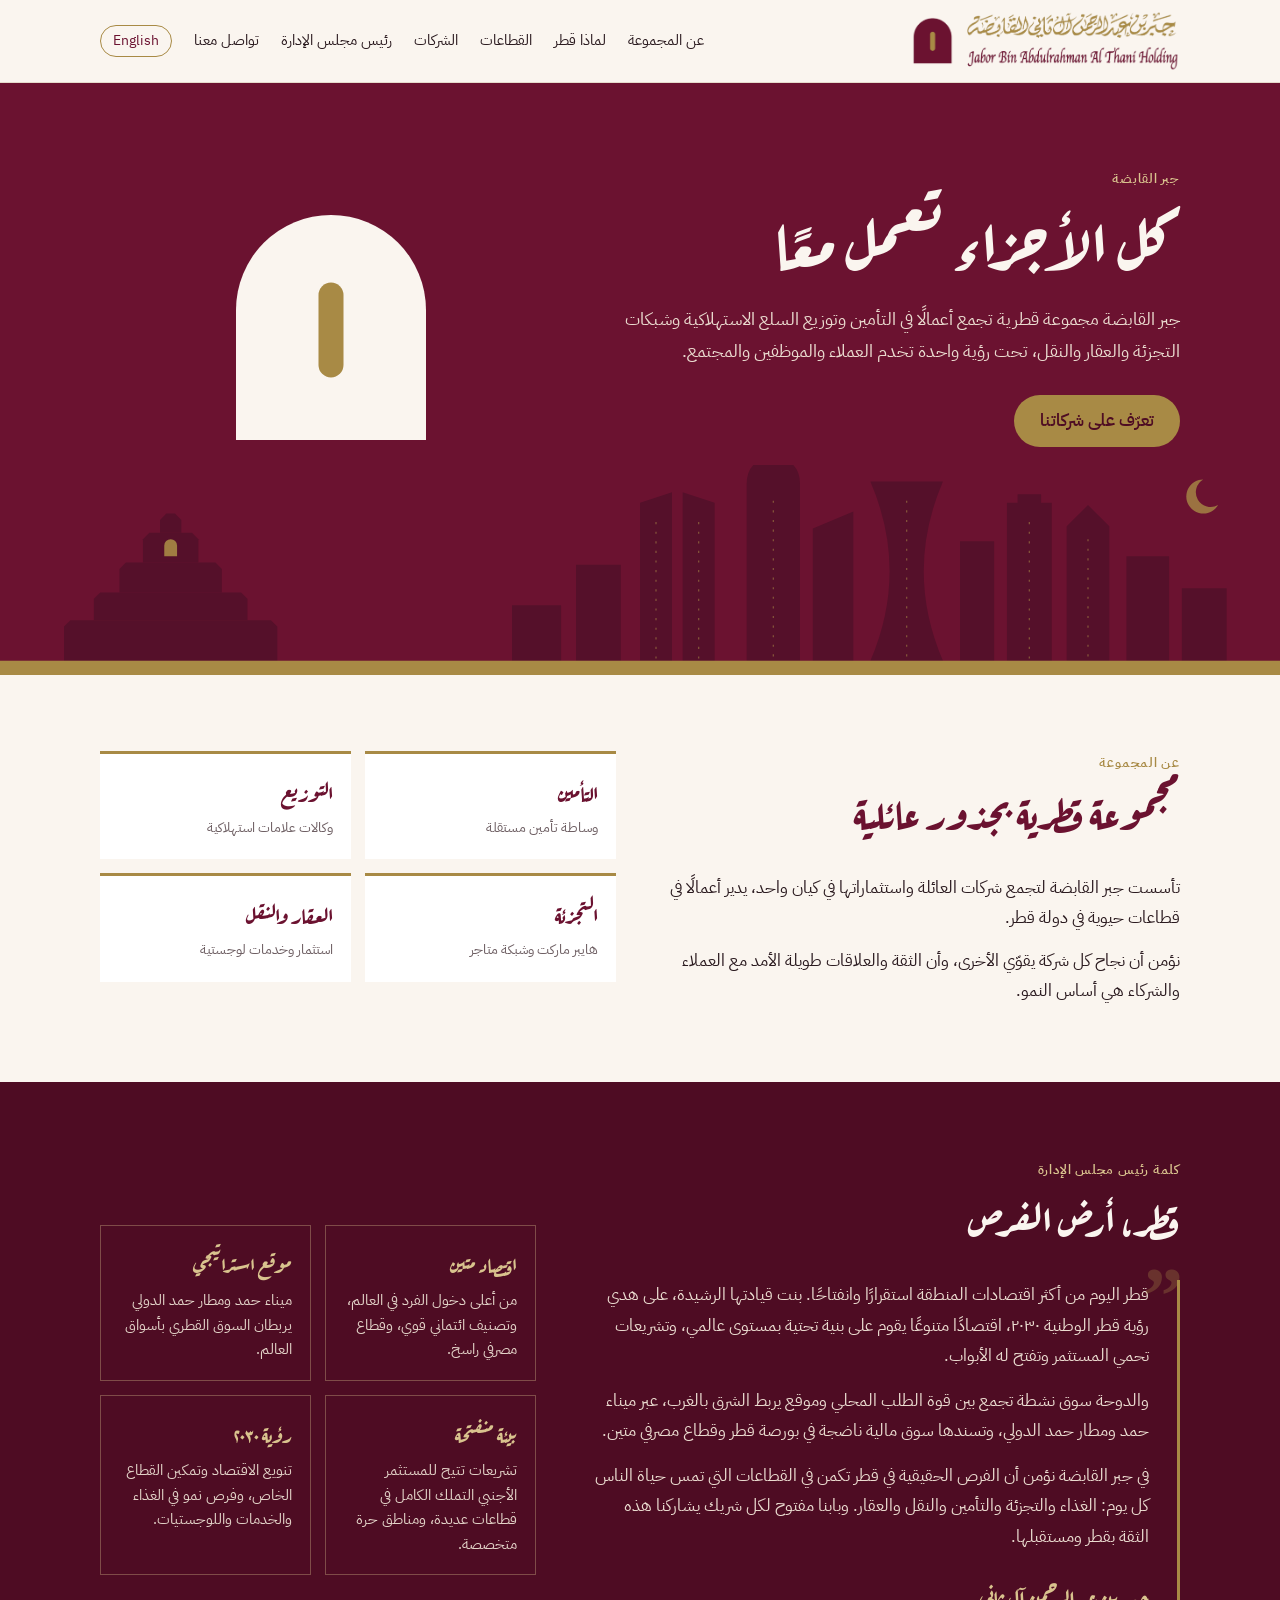
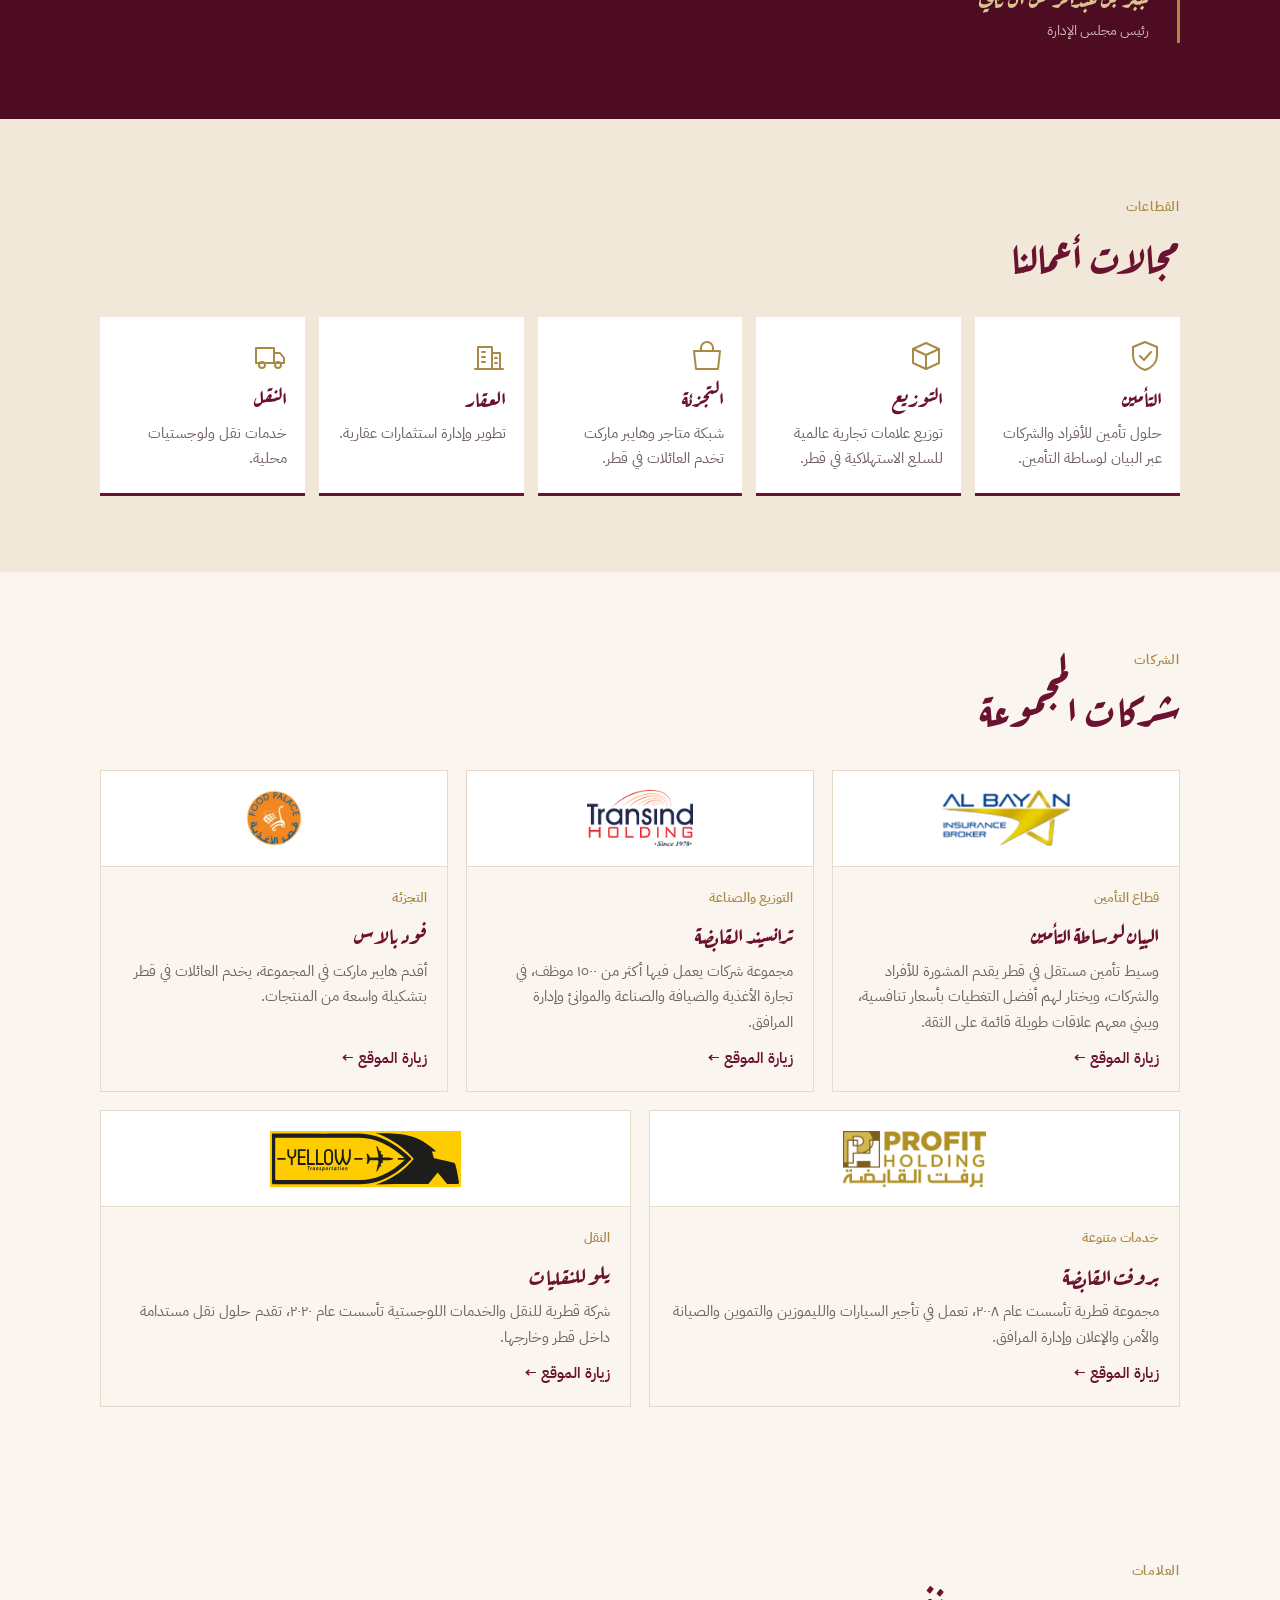
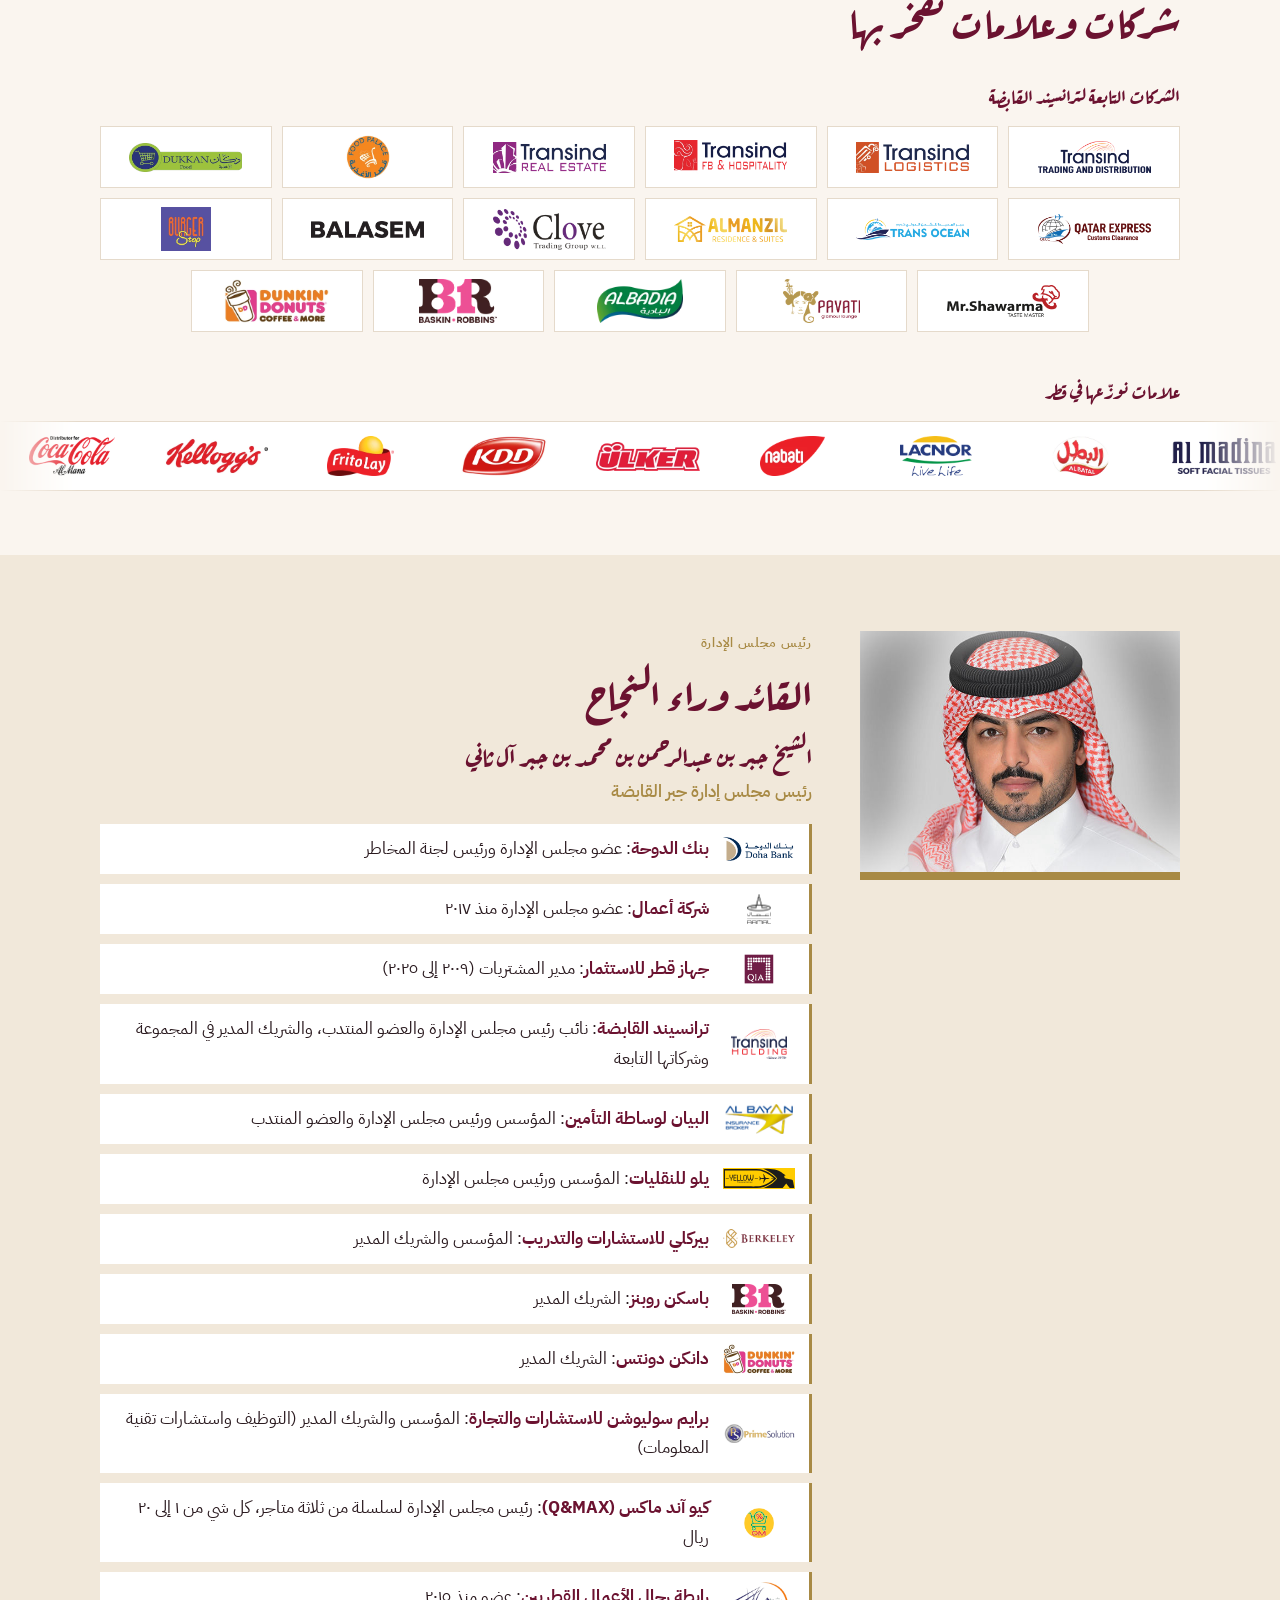
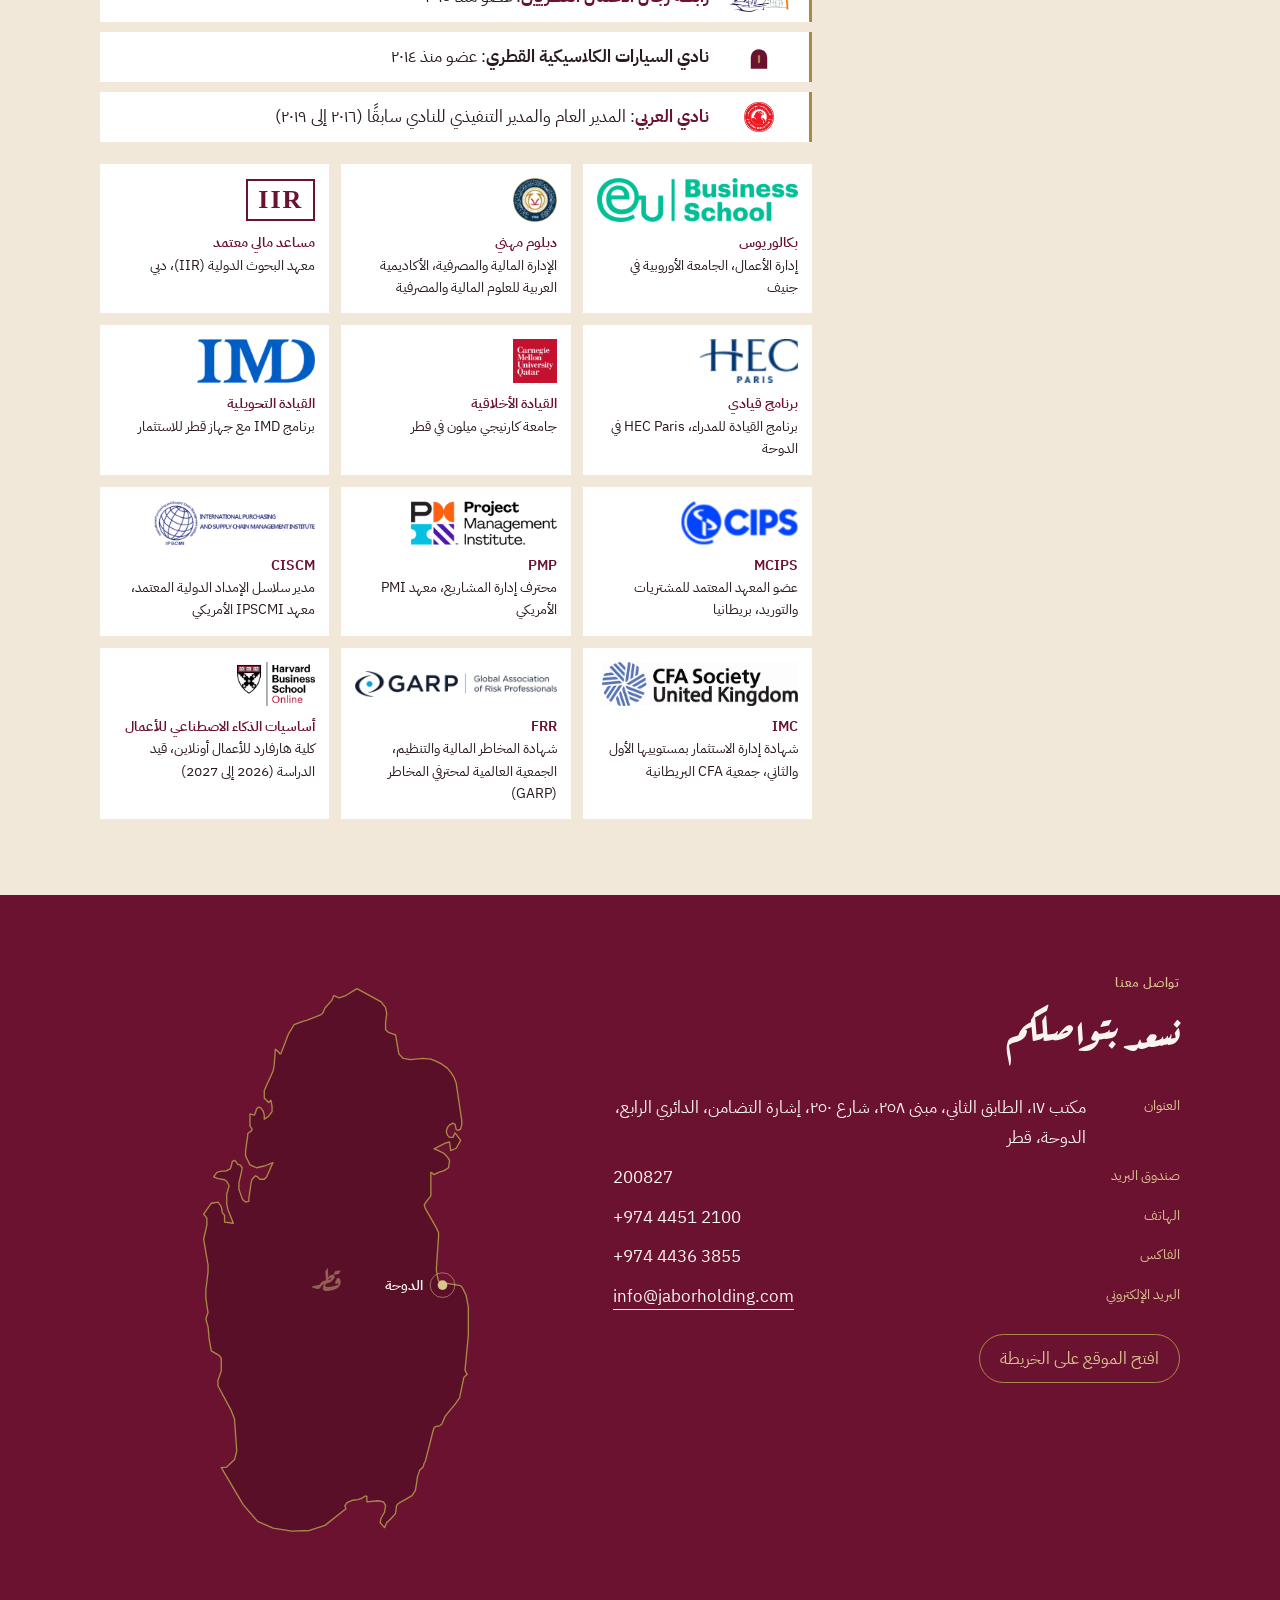
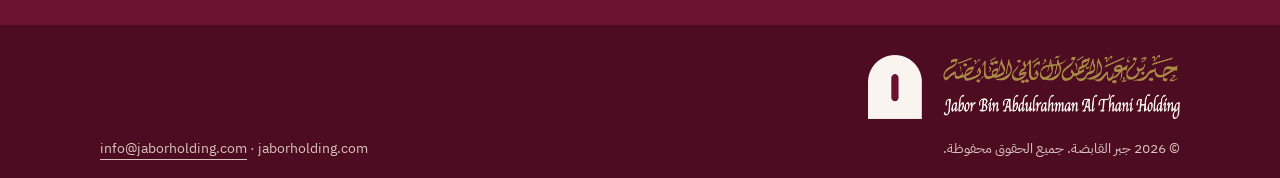
<file: index.html>
<!doctype html>
<html lang="ar" dir="rtl">
<head><meta charset="utf-8"><meta name="viewport" content="width=device-width, initial-scale=1"><title>جبر القابضة | Jabor Holding</title><meta name="description" content="جبر بن عبدالرحمن آل ثاني القابضة، مجموعة قطرية تعمل في التأمين والتوزيع والتجزئة والعقار والنقل."><link rel="icon" href="assets/favicon.png"><link rel="apple-touch-icon" href="assets/favicon.png"><link rel="preconnect" href="https://fonts.googleapis.com"><link rel="preconnect" href="https://fonts.gstatic.com" crossorigin><link rel="stylesheet" href="https://fonts.googleapis.com/css2?family=Aref+Ruqaa:wght@700&family=IBM+Plex+Sans+Arabic:wght@400;600&family=IBM+Plex+Sans:wght@400;600&family=Cormorant+Garamond:wght@600&display=swap"><link rel="stylesheet" href="assets/style.css"></head>
<body><div class="intro" id="intro" aria-hidden="true" onclick="this.remove()">
<svg class="imap" style="direction:ltr;transform-origin:85.5% 54.4%" viewBox="0 0 340 655">
<path class="iland" pathLength="1" d="M40.0 562.8 L46.2 562.2 L55.0 553.7 L57.5 544.0 L55.0 507.7 L51.2 498.0 L36.2 470.1 L36.2 464.2 L40.0 453.2 L40.0 446.1 L40.0 438.9 L37.5 435.7 L28.7 430.5 L26.2 416.9 L25.0 403.3 L22.5 394.2 L25.0 387.1 L23.7 379.3 L22.5 370.2 L22.5 361.8 L25.0 341.0 L25.0 333.2 L20.0 304.0 L23.7 287.8 L23.7 280.1 L20.0 275.5 L28.7 263.2 L36.2 261.9 L40.0 267.1 L41.2 274.2 L43.7 276.8 L43.7 284.6 L53.7 285.9 L47.5 270.3 L46.2 263.8 L46.2 256.7 L46.2 252.8 L47.5 248.3 L48.8 243.1 L46.2 238.5 L43.7 236.6 L36.2 235.3 L31.3 233.4 L35.0 228.2 L40.0 226.9 L45.0 226.9 L50.0 224.3 L51.2 221.7 L52.5 215.8 L55.0 214.6 L56.3 215.8 L58.7 219.1 L61.2 219.7 L63.7 223.0 L62.5 229.5 L60.0 239.8 L60.0 247.6 L61.2 250.9 L63.7 258.0 L65.0 259.9 L67.5 261.9 L71.2 261.2 L71.2 259.9 L71.2 258.0 L72.5 248.9 L73.8 239.8 L75.0 236.0 L78.7 232.1 L81.2 233.4 L83.8 236.0 L88.7 236.0 L91.3 233.4 L96.2 222.3 L98.7 217.1 L88.7 221.0 L80.0 223.0 L72.5 219.7 L67.5 209.4 L67.5 204.2 L70.0 186.0 L70.0 184.1 L73.8 181.5 L75.0 179.5 L73.8 177.6 L72.5 175.6 L72.5 173.7 L72.5 162.0 L77.5 163.3 L78.7 160.7 L80.0 156.2 L82.5 154.2 L85.0 155.5 L87.5 158.8 L88.7 163.3 L88.7 167.9 L93.7 164.6 L97.5 159.4 L97.5 152.9 L96.2 146.5 L93.7 149.1 L88.7 143.9 L88.7 135.4 L98.7 113.4 L100.0 106.3 L101.3 88.7 L103.7 90.7 L105.0 92.0 L106.2 93.9 L107.5 93.9 L116.2 71.2 L122.5 60.9 L132.5 57.0 L137.5 55.7 L152.5 49.8 L155.0 47.9 L157.5 42.0 L165.0 33.6 L167.5 27.8 L173.7 30.4 L181.2 27.8 L193.7 20.0 L221.2 34.9 L226.2 41.4 L227.5 48.5 L226.2 58.3 L226.2 66.7 L230.0 69.9 L237.5 72.5 L238.7 79.0 L240.0 86.8 L241.3 93.9 L246.2 99.1 L251.2 99.8 L253.7 100.4 L268.7 99.1 L277.5 99.8 L283.7 102.4 L290.0 105.6 L296.2 110.1 L300.0 114.7 L303.7 120.5 L306.2 127.0 L312.5 169.2 L312.5 174.3 L311.3 178.9 L308.7 180.8 L306.2 179.5 L305.0 173.7 L302.5 172.4 L298.7 174.3 L296.2 177.6 L295.0 182.1 L296.2 186.0 L298.7 188.6 L302.5 188.6 L303.7 186.0 L305.0 183.4 L311.3 191.9 L306.2 200.9 L300.0 203.5 L298.7 193.8 L293.8 195.1 L281.2 201.6 L286.2 203.5 L292.5 206.8 L296.2 210.7 L298.7 214.6 L297.5 223.0 L292.5 226.2 L286.2 228.2 L281.2 230.8 L278.7 228.8 L277.5 228.2 L277.5 248.3 L277.5 254.1 L277.5 254.8 L275.0 258.0 L272.5 261.2 L270.0 265.1 L271.2 269.0 L283.7 291.1 L286.2 296.3 L286.2 302.1 L285.0 318.3 L283.7 338.4 L285.0 346.8 L286.2 351.4 L291.2 353.3 L311.3 356.6 L313.7 359.8 L317.5 367.6 L318.7 374.1 L320.0 381.2 L320.0 413.0 L316.2 452.6 L318.7 457.1 L315.0 460.3 L310.0 483.7 L305.0 490.8 L293.8 504.4 L290.0 513.5 L287.5 515.5 L283.7 516.1 L281.2 517.4 L280.0 521.3 L271.2 555.7 L270.0 557.6 L268.7 562.2 L265.0 565.4 L262.5 572.5 L260.0 588.7 L256.2 594.6 L241.3 603.0 L238.7 605.6 L237.5 614.7 L232.5 620.5 L227.5 625.1 L225.0 630.9 L220.0 625.1 L221.2 619.9 L225.0 613.4 L226.2 605.6 L223.8 601.7 L217.5 600.4 L205.0 601.7 L205.0 595.2 L202.5 595.2 L198.7 597.8 L195.0 599.1 L188.8 599.8 L182.5 602.4 L180.0 606.3 L181.2 608.8 L181.2 609.5 L157.5 628.3 L140.0 634.1 L120.0 634.8 L98.7 631.5 L81.2 623.8 L65.0 605.0 L40.0 562.8 Z"/>
<circle class="iring" cx="290.7" cy="356.0" r="16"/><circle class="ipin" cx="290.7" cy="356.0" r="6"/>
</svg>
<div class="icenter">
<svg class="igate" viewBox="0 0 120 120"><path d="M22 114 V62 A38 38 0 0 1 98 62 V114 Z" fill="#FAF5EF"/><line class="ibar" x1="60" y1="56" x2="60" y2="84" stroke="#A88A45" stroke-width="10" stroke-linecap="round"/></svg>
<span class="iname">جبر القابضة</span><strong class="itag">بوابتك للأعمال في قطر</strong>
</div>
<div class="isky"><svg class="skyline" viewBox="0 0 1200 214" preserveAspectRatio="xMidYMax slice" aria-hidden="true">
<g fill="#55102A"><path d="M66 172 H254 L260 178 V210 H60 V178 Z"/><path d="M94 146 H226 L232 152 V172 H88 V152 Z"/><path d="M118 118 H202 L208 124 V146 H112 V124 Z"/><path d="M140 90 H180 L186 96 V118 H134 V96 Z"/><path d="M156 72 H164 L170 78 V90 H150 V78 Z"/><path d="M540 210 V120 H582 V210 Z"/><path d="M600 210 V62 L630 52 V210 Z"/><path d="M640 210 V52 L670 62 V210 Z"/><path d="M700 210 V44 Q700 22 725 18 Q750 22 750 44 V210 Z"/><path d="M723 18 V2 h4 V18 Z"/><path d="M762 210 V86 L800 70 V210 Z"/><path d="M816 210 Q852 126 816 42 H884 Q848 126 884 210 Z"/><path d="M900 210 V98 H932 V210 Z"/><path d="M944 210 V62 h10 v-8 h22 v8 h10 V210 Z"/><path d="M1000 210 V84 L1020 64 L1040 84 V210 Z"/><path d="M1056 210 V112 H1096 V210 Z"/><path d="M1108 210 V142 H1150 V210 Z"/><path d="M480 210 V158 H526 V210 Z"/></g><path d="M154 112 V102 a6 6 0 0 1 12 0 V112 Z" fill="#A88A45" opacity=".9"/>
<g stroke="#A88A45" stroke-width="1.2" stroke-dasharray="2 7" opacity=".55"><line x1="725" y1="60" x2="725" y2="210" /><line x1="850" y1="60" x2="850" y2="210" /><line x1="965" y1="80" x2="965" y2="210" /><line x1="1020" y1="96" x2="1020" y2="210" /><line x1="615" y1="80" x2="615" y2="210" /><line x1="655" y1="80" x2="655" y2="210" /></g>
<path d="M1128 40 a16 16 0 1 0 14 24 a12 12 0 1 1 -14 -24 Z" fill="#A88A45" opacity=".8"/>
<rect x="0" y="210" width="1200" height="4" fill="#A88A45"/>
</svg></div>
<button class="iskip" type="button">تخطي</button>
</div>
<script>(function(){var i=document.getElementById('intro');try{if(sessionStorage.getItem('jh-intro')||matchMedia('(prefers-reduced-motion: reduce)').matches){i.remove();return}sessionStorage.setItem('jh-intro','1')}catch(e){}document.addEventListener('keydown',function(){i.remove()},{once:true});setTimeout(function(){i.remove()},6400)})();</script>
<header class="top"><div class="wrap">
  <a class="logo" href="#top"><img src="assets/logo.png" alt="جبر القابضة | Jabor Holding" width="1227" height="283"></a>
  <button class="menu-btn" type="button" aria-expanded="false" onclick="var n=document.querySelector('.nav');n.classList.toggle('open');this.setAttribute('aria-expanded',n.classList.contains('open'))">القائمة</button>
  <nav class="nav"><a href="#about">عن المجموعة</a><a href="#qatar">لماذا قطر</a><a href="#sectors">القطاعات</a><a href="#companies">الشركات</a><a href="#chairman">رئيس مجلس الإدارة</a><a href="#contact">تواصل معنا</a><a class="lang" href="en.html">English</a></nav>
</div></header>
<main id="top">
<div class="hero"><div class="wrap">
  <div><span class="eyebrow" style="color:#D9C38E">جبر القابضة</span><h1>كل الأجزاء تعمل معًا</h1><p>جبر القابضة مجموعة قطرية تجمع أعمالًا في التأمين وتوزيع السلع الاستهلاكية وشبكات التجزئة والعقار والنقل، تحت رؤية واحدة تخدم العملاء والموظفين والمجتمع.</p><a class="cta" href="#companies">تعرّف على شركاتنا</a></div>
  <svg class="gate" viewBox="0 0 120 120" aria-hidden="true"><path d="M22 114 V62 A38 38 0 0 1 98 62 V114 Z" fill="#FAF5EF"/><line x1="60" y1="56" x2="60" y2="84" stroke="#A88A45" stroke-width="10" stroke-linecap="round"/></svg>
</div><svg class="skyline" viewBox="0 0 1200 214" preserveAspectRatio="xMidYMax slice" aria-hidden="true">
<g fill="#55102A"><path d="M66 172 H254 L260 178 V210 H60 V178 Z"/><path d="M94 146 H226 L232 152 V172 H88 V152 Z"/><path d="M118 118 H202 L208 124 V146 H112 V124 Z"/><path d="M140 90 H180 L186 96 V118 H134 V96 Z"/><path d="M156 72 H164 L170 78 V90 H150 V78 Z"/><path d="M540 210 V120 H582 V210 Z"/><path d="M600 210 V62 L630 52 V210 Z"/><path d="M640 210 V52 L670 62 V210 Z"/><path d="M700 210 V44 Q700 22 725 18 Q750 22 750 44 V210 Z"/><path d="M723 18 V2 h4 V18 Z"/><path d="M762 210 V86 L800 70 V210 Z"/><path d="M816 210 Q852 126 816 42 H884 Q848 126 884 210 Z"/><path d="M900 210 V98 H932 V210 Z"/><path d="M944 210 V62 h10 v-8 h22 v8 h10 V210 Z"/><path d="M1000 210 V84 L1020 64 L1040 84 V210 Z"/><path d="M1056 210 V112 H1096 V210 Z"/><path d="M1108 210 V142 H1150 V210 Z"/><path d="M480 210 V158 H526 V210 Z"/></g><path d="M154 112 V102 a6 6 0 0 1 12 0 V112 Z" fill="#A88A45" opacity=".9"/>
<g stroke="#A88A45" stroke-width="1.2" stroke-dasharray="2 7" opacity=".55"><line x1="725" y1="60" x2="725" y2="210" /><line x1="850" y1="60" x2="850" y2="210" /><line x1="965" y1="80" x2="965" y2="210" /><line x1="1020" y1="96" x2="1020" y2="210" /><line x1="615" y1="80" x2="615" y2="210" /><line x1="655" y1="80" x2="655" y2="210" /></g>
<path d="M1128 40 a16 16 0 1 0 14 24 a12 12 0 1 1 -14 -24 Z" fill="#A88A45" opacity=".8"/>
<rect x="0" y="210" width="1200" height="4" fill="#A88A45"/>
</svg></div>
<div class="threshold"></div>

<section id="about"><div class="wrap about">
  <div><div class="head"><span class="eyebrow">عن المجموعة</span><h2>مجموعة قطرية بجذور عائلية</h2></div><p>تأسست جبر القابضة لتجمع شركات العائلة واستثماراتها في كيان واحد، يدير أعمالًا في قطاعات حيوية في دولة قطر.</p><p>نؤمن أن نجاح كل شركة يقوّي الأخرى، وأن الثقة والعلاقات طويلة الأمد مع العملاء والشركاء هي أساس النمو.</p></div>
  <div class="facts"><div class="fact"><b>التأمين</b><span>وساطة تأمين مستقلة</span></div><div class="fact"><b>التوزيع</b><span>وكالات علامات استهلاكية</span></div><div class="fact"><b>التجزئة</b><span>هايبر ماركت وشبكة متاجر</span></div><div class="fact"><b>العقار والنقل</b><span>استثمار وخدمات لوجستية</span></div></div>
</div></section>

<section id="qatar" class="qatar"><div class="wrap">
  <div class="qmsg">
    <div class="head"><span class="eyebrow">كلمة رئيس مجلس الإدارة</span><h2>قطر، أرض الفرص</h2></div>
    <blockquote><p>قطر اليوم من أكثر اقتصادات المنطقة استقرارًا وانفتاحًا. بنت قيادتها الرشيدة، على هدي رؤية قطر الوطنية ٢٠٣٠، اقتصادًا متنوعًا يقوم على بنية تحتية بمستوى عالمي، وتشريعات تحمي المستثمر وتفتح له الأبواب.</p><p>والدوحة سوق نشطة تجمع بين قوة الطلب المحلي وموقع يربط الشرق بالغرب، عبر ميناء حمد ومطار حمد الدولي، وتسندها سوق مالية ناضجة في بورصة قطر وقطاع مصرفي متين.</p><p>في جبر القابضة نؤمن أن الفرص الحقيقية في قطر تكمن في القطاعات التي تمس حياة الناس كل يوم: الغذاء والتجزئة والتأمين والنقل والعقار. وبابنا مفتوح لكل شريك يشاركنا هذه الثقة بقطر ومستقبلها.</p><footer><b>جبر بن عبدالرحمن آل ثاني</b><span>رئيس مجلس الإدارة</span></footer></blockquote>
  </div>
  <div class="qpts"><div><b>اقتصاد متين</b><span>من أعلى دخول الفرد في العالم، وتصنيف ائتماني قوي، وقطاع مصرفي راسخ.</span></div><div><b>موقع استراتيجي</b><span>ميناء حمد ومطار حمد الدولي يربطان السوق القطري بأسواق العالم.</span></div><div><b>بيئة منفتحة</b><span>تشريعات تتيح للمستثمر الأجنبي التملك الكامل في قطاعات عديدة، ومناطق حرة متخصصة.</span></div><div><b>رؤية ٢٠٣٠</b><span>تنويع الاقتصاد وتمكين القطاع الخاص، وفرص نمو في الغذاء والخدمات واللوجستيات.</span></div></div>
</div></section>

<section id="sectors" class="alt"><div class="wrap">
  <div class="head"><span class="eyebrow">القطاعات</span><h2>مجالات أعمالنا</h2></div>
  <div class="sectors"><div class="sector"><svg viewBox="0 0 34 34" fill="none" stroke="#A88A45" stroke-width="2" stroke-linejoin="round" stroke-linecap="round" aria-hidden="true"><path d="M17 3 L29 8 V16 C29 24 23 29 17 31 C11 29 5 24 5 16 V8 Z"/><path d="M12 17 l4 4 7-8"/></svg><h3>التأمين</h3><p>حلول تأمين للأفراد والشركات عبر البيان لوساطة التأمين.</p></div><div class="sector"><svg viewBox="0 0 34 34" fill="none" stroke="#A88A45" stroke-width="2" stroke-linejoin="round" stroke-linecap="round" aria-hidden="true"><path d="M4 10 L17 4 L30 10 V24 L17 30 L4 24 Z"/><path d="M4 10 L17 16 L30 10 M17 16 V30"/></svg><h3>التوزيع</h3><p>توزيع علامات تجارية عالمية للسلع الاستهلاكية في قطر.</p></div><div class="sector"><svg viewBox="0 0 34 34" fill="none" stroke="#A88A45" stroke-width="2" stroke-linejoin="round" stroke-linecap="round" aria-hidden="true"><path d="M4 12 H30 L28 30 H6 Z"/><path d="M11 12 V9 a6 6 0 0 1 12 0 V12"/></svg><h3>التجزئة</h3><p>شبكة متاجر وهايبر ماركت تخدم العائلات في قطر.</p></div><div class="sector"><svg viewBox="0 0 34 34" fill="none" stroke="#A88A45" stroke-width="2" stroke-linejoin="round" stroke-linecap="round" aria-hidden="true"><path d="M6 30 V8 H20 V30 M20 14 H28 V30 M3 30 H31"/><path d="M10 13 h3 M10 18 h3 M10 23 h3 M23 19 h2 M23 24 h2"/></svg><h3>العقار</h3><p>تطوير وإدارة استثمارات عقارية.</p></div><div class="sector"><svg viewBox="0 0 34 34" fill="none" stroke="#A88A45" stroke-width="2" stroke-linejoin="round" stroke-linecap="round" aria-hidden="true"><path d="M3 9 H21 V24 H3 Z M21 14 H27 L31 19 V24 H21"/><circle cx="9" cy="26" r="3"/><circle cx="25" cy="26" r="3"/></svg><h3>النقل</h3><p>خدمات نقل ولوجستيات محلية.</p></div></div>
</div></section>

<section id="companies"><div class="wrap">
  <div class="head"><span class="eyebrow">الشركات</span><h2>شركات المجموعة</h2></div>
  <div class="companies"><article class="co"><a class="img" href="http://www.albayaninsurance.com/" target="_blank" rel="noopener" aria-label="البيان لوساطة التأمين"><img class="logo-img" src="assets/logos/albayan.webp" alt="البيان لوساطة التأمين" loading="lazy" data-alt="assets/images/bayan.png" onerror="if(this.dataset.alt){this.src=this.dataset.alt;this.dataset.alt='';this.className=''}else this.remove()"></a><div class="body"><span class="tag">قطاع التأمين</span><h3><a href="http://www.albayaninsurance.com/" target="_blank" rel="noopener">البيان لوساطة التأمين</a></h3><p>وسيط تأمين مستقل في قطر يقدم المشورة للأفراد والشركات، ويختار لهم أفضل التغطيات بأسعار تنافسية، ويبني معهم علاقات طويلة قائمة على الثقة.</p><a class="more" href="http://www.albayaninsurance.com/" target="_blank" rel="noopener">زيارة الموقع ←</a></div></article><article class="co"><a class="img" href="http://www.transindgroup.com/" target="_blank" rel="noopener" aria-label="ترانسيند القابضة"><img class="logo-img" src="assets/logos/transind-holding.webp" alt="ترانسيند القابضة" loading="lazy" data-alt="assets/images/transind.jpg" onerror="if(this.dataset.alt){this.src=this.dataset.alt;this.dataset.alt='';this.className=''}else this.remove()"></a><div class="body"><span class="tag">التوزيع والصناعة</span><h3><a href="http://www.transindgroup.com/" target="_blank" rel="noopener">ترانسيند القابضة</a></h3><p>مجموعة شركات يعمل فيها أكثر من ١٥٠٠ موظف، في تجارة الأغذية والضيافة والصناعة والموانئ وإدارة المرافق.</p><a class="more" href="http://www.transindgroup.com/" target="_blank" rel="noopener">زيارة الموقع ←</a></div></article><article class="co"><a class="img" href="https://foodpalaceqatar.com/" target="_blank" rel="noopener" aria-label="فود بالاس"><img class="logo-img" src="assets/logos/food-palace.webp" alt="فود بالاس" loading="lazy" data-alt="assets/images/foodpalace.jpg" onerror="if(this.dataset.alt){this.src=this.dataset.alt;this.dataset.alt='';this.className=''}else this.remove()"></a><div class="body"><span class="tag">التجزئة</span><h3><a href="https://foodpalaceqatar.com/" target="_blank" rel="noopener">فود بالاس</a></h3><p>أقدم هايبر ماركت في المجموعة، يخدم العائلات في قطر بتشكيلة واسعة من المنتجات.</p><a class="more" href="https://foodpalaceqatar.com/" target="_blank" rel="noopener">زيارة الموقع ←</a></div></article><article class="co"><a class="img" href="https://profitholding.com.qa/" target="_blank" rel="noopener" aria-label="بروفت القابضة"><img class="logo-img" src="assets/partners/profit.png" alt="بروفت القابضة" loading="lazy" data-alt="assets/images/profit%20holding.jpg" onerror="if(this.dataset.alt){this.src=this.dataset.alt;this.dataset.alt='';this.className=''}else this.remove()"></a><div class="body"><span class="tag">خدمات متنوعة</span><h3><a href="https://profitholding.com.qa/" target="_blank" rel="noopener">بروفت القابضة</a></h3><p>مجموعة قطرية تأسست عام ٢٠٠٨، تعمل في تأجير السيارات والليموزين والتموين والصيانة والأمن والإعلان وإدارة المرافق.</p><a class="more" href="https://profitholding.com.qa/" target="_blank" rel="noopener">زيارة الموقع ←</a></div></article><article class="co"><a class="img" href="https://yloway.com/" target="_blank" rel="noopener" aria-label="يلو للنقليات"><img class="logo-img" src="assets/partners/yellow.svg" alt="يلو للنقليات" loading="lazy" data-alt="assets/images/YellowTransportation.jpg" onerror="if(this.dataset.alt){this.src=this.dataset.alt;this.dataset.alt='';this.className=''}else this.remove()"></a><div class="body"><span class="tag">النقل</span><h3><a href="https://yloway.com/" target="_blank" rel="noopener">يلو للنقليات</a></h3><p>شركة قطرية للنقل والخدمات اللوجستية تأسست عام ٢٠٢٠، تقدم حلول نقل مستدامة داخل قطر وخارجها.</p><a class="more" href="https://yloway.com/" target="_blank" rel="noopener">زيارة الموقع ←</a></div></article></div>
</div></section>

<section id="brands" class="brands"><div class="wrap">
  <div class="head"><span class="eyebrow">العلامات</span><h2>شركات وعلامات نفخر بها</h2></div>
  <h3 class="sub">الشركات التابعة لترانسيند القابضة</h3><ul class="logo-grid"><li><img src="assets/logos/transind-trading.webp" alt="Transind Trading" loading="lazy"></li><li><img src="assets/logos/transind-logistics.webp" alt="Transind Logistics" loading="lazy"></li><li><img src="assets/logos/transind-fb.webp" alt="Transind F&amp;B" loading="lazy"></li><li><img src="assets/logos/transind-realestate.webp" alt="Transind Real Estate" loading="lazy"></li><li><img src="assets/logos/food-palace.webp" alt="Food Palace" loading="lazy"></li><li><img src="assets/logos/dukkan.webp" alt="Dukkan" loading="lazy"></li><li><img src="assets/logos/qatar-express.webp" alt="Qatar Express" loading="lazy"></li><li><img src="assets/logos/transocean.webp" alt="Trans Ocean" loading="lazy"></li><li><img src="assets/logos/almanzil.webp" alt="Al Manzil" loading="lazy"></li><li><img src="assets/logos/clove.webp" alt="Clove" loading="lazy"></li><li><img src="assets/logos/balasem.webp" alt="Balasem" loading="lazy"></li><li><img src="assets/logos/burgerstop.webp" alt="Burger Stop" loading="lazy"></li><li><img src="assets/logos/mr-shawarma.webp" alt="Mr. Shawarma" loading="lazy"></li><li><img src="assets/logos/pavati.webp" alt="Pavati" loading="lazy"></li><li><img src="assets/logos/albadia.webp" alt="Al Badia" loading="lazy"></li><li><img src="assets/logos/br.webp" alt="Baskin Robbins" loading="lazy"></li><li><img src="assets/logos/dunkin.webp" alt="Dunkin' Donuts" loading="lazy"></li></ul>
  <h3 class="sub">علامات نوزّعها في قطر</h3>
</div><div class="marquee"><ul class="track"><li><img src="assets/brands/coke.webp" alt="Coca-Cola" loading="lazy"></li><li><img src="assets/brands/kellogs.webp" alt="Kellogg's" loading="lazy"></li><li><img src="assets/brands/frito-lay.webp" alt="Frito Lay" loading="lazy"></li><li><img src="assets/brands/kdd.webp" alt="KDD" loading="lazy"></li><li><img src="assets/brands/ulker.webp" alt="Ülker" loading="lazy"></li><li><img src="assets/brands/nabati.webp" alt="Nabati" loading="lazy"></li><li><img src="assets/brands/lacnor.webp" alt="Lacnor" loading="lazy"></li><li><img src="assets/brands/albatal.webp" alt="Al Batal" loading="lazy"></li><li><img src="assets/brands/almadina.webp" alt="Al Madina" loading="lazy"></li><li><img src="assets/brands/alrabwah.webp" alt="Al Rabwah" loading="lazy"></li><li><img src="assets/brands/artemios.webp" alt="Artemios" loading="lazy"></li><li><img src="assets/brands/barakat.webp" alt="Barakat" loading="lazy"></li><li><img src="assets/brands/budi.webp" alt="Budi" loading="lazy"></li><li><img src="assets/brands/darina.webp" alt="Darina" loading="lazy"></li><li><img src="assets/brands/domo.webp" alt="Domo" loading="lazy"></li><li><img src="assets/brands/ecocare.webp" alt="Eco Care" loading="lazy"></li><li><img src="assets/brands/firebull.webp" alt="Fire Bull" loading="lazy"></li><li><img src="assets/brands/flamgo.webp" alt="Flamgo" loading="lazy"></li><li><img src="assets/brands/kif.webp" alt="KIF" loading="lazy"></li><li><img src="assets/brands/lorx.webp" alt="Lorx" loading="lazy"></li><li><img src="assets/brands/luna.webp" alt="Luna" loading="lazy"></li><li><img src="assets/brands/meo.webp" alt="Me-O" loading="lazy"></li><li><img src="assets/brands/mochi.webp" alt="My Mochi" loading="lazy"></li><li><img src="assets/brands/montana.webp" alt="Montana" loading="lazy"></li><li><img src="assets/brands/mum.webp" alt="MUM" loading="lazy"></li><li><img src="assets/brands/nabil.webp" alt="Nabil" loading="lazy"></li><li><img src="assets/brands/oman.webp" alt="Oman Chips" loading="lazy"></li><li><img src="assets/brands/original.webp" alt="Original" loading="lazy"></li><li><img src="assets/brands/shokubutsu.webp" alt="Shokubutsu" loading="lazy"></li><li><img src="assets/brands/tuli.webp" alt="Tulip" loading="lazy"></li><li><img src="assets/brands/walimah.webp" alt="Al Walimah" loading="lazy"></li><li><img src="assets/brands/yaqeen.webp" alt="Al Yaqeen" loading="lazy"></li><li aria-hidden="true"><img src="assets/brands/coke.webp" alt="Coca-Cola" loading="lazy"></li><li aria-hidden="true"><img src="assets/brands/kellogs.webp" alt="Kellogg's" loading="lazy"></li><li aria-hidden="true"><img src="assets/brands/frito-lay.webp" alt="Frito Lay" loading="lazy"></li><li aria-hidden="true"><img src="assets/brands/kdd.webp" alt="KDD" loading="lazy"></li><li aria-hidden="true"><img src="assets/brands/ulker.webp" alt="Ülker" loading="lazy"></li><li aria-hidden="true"><img src="assets/brands/nabati.webp" alt="Nabati" loading="lazy"></li><li aria-hidden="true"><img src="assets/brands/lacnor.webp" alt="Lacnor" loading="lazy"></li><li aria-hidden="true"><img src="assets/brands/albatal.webp" alt="Al Batal" loading="lazy"></li><li aria-hidden="true"><img src="assets/brands/almadina.webp" alt="Al Madina" loading="lazy"></li><li aria-hidden="true"><img src="assets/brands/alrabwah.webp" alt="Al Rabwah" loading="lazy"></li><li aria-hidden="true"><img src="assets/brands/artemios.webp" alt="Artemios" loading="lazy"></li><li aria-hidden="true"><img src="assets/brands/barakat.webp" alt="Barakat" loading="lazy"></li><li aria-hidden="true"><img src="assets/brands/budi.webp" alt="Budi" loading="lazy"></li><li aria-hidden="true"><img src="assets/brands/darina.webp" alt="Darina" loading="lazy"></li><li aria-hidden="true"><img src="assets/brands/domo.webp" alt="Domo" loading="lazy"></li><li aria-hidden="true"><img src="assets/brands/ecocare.webp" alt="Eco Care" loading="lazy"></li><li aria-hidden="true"><img src="assets/brands/firebull.webp" alt="Fire Bull" loading="lazy"></li><li aria-hidden="true"><img src="assets/brands/flamgo.webp" alt="Flamgo" loading="lazy"></li><li aria-hidden="true"><img src="assets/brands/kif.webp" alt="KIF" loading="lazy"></li><li aria-hidden="true"><img src="assets/brands/lorx.webp" alt="Lorx" loading="lazy"></li><li aria-hidden="true"><img src="assets/brands/luna.webp" alt="Luna" loading="lazy"></li><li aria-hidden="true"><img src="assets/brands/meo.webp" alt="Me-O" loading="lazy"></li><li aria-hidden="true"><img src="assets/brands/mochi.webp" alt="My Mochi" loading="lazy"></li><li aria-hidden="true"><img src="assets/brands/montana.webp" alt="Montana" loading="lazy"></li><li aria-hidden="true"><img src="assets/brands/mum.webp" alt="MUM" loading="lazy"></li><li aria-hidden="true"><img src="assets/brands/nabil.webp" alt="Nabil" loading="lazy"></li><li aria-hidden="true"><img src="assets/brands/oman.webp" alt="Oman Chips" loading="lazy"></li><li aria-hidden="true"><img src="assets/brands/original.webp" alt="Original" loading="lazy"></li><li aria-hidden="true"><img src="assets/brands/shokubutsu.webp" alt="Shokubutsu" loading="lazy"></li><li aria-hidden="true"><img src="assets/brands/tuli.webp" alt="Tulip" loading="lazy"></li><li aria-hidden="true"><img src="assets/brands/walimah.webp" alt="Al Walimah" loading="lazy"></li><li aria-hidden="true"><img src="assets/brands/yaqeen.webp" alt="Al Yaqeen" loading="lazy"></li></ul></div></section>

<section id="chairman" class="alt"><div class="wrap chair">
  <div class="photo"><img src="assets/images/sheikh-img-580x450.jpg" alt="الشيخ جبر بن عبدالرحمن بن محمد بن جبر آل ثاني" onerror="this.remove()"></div>
  <div><div class="head" style="margin-bottom:18px"><span class="eyebrow">رئيس مجلس الإدارة</span><h2>القائد وراء النجاح</h2></div>
    <h3>الشيخ جبر بن عبدالرحمن بن محمد بن جبر آل ثاني</h3><div class="role">رئيس مجلس إدارة جبر القابضة</div><ul class="roles"><li><a class="lg" href="https://www.dohabank.com.qa/" target="_blank" rel="noopener" aria-label="بنك الدوحة"><img src="assets/partners/dohabank.png" alt="" loading="lazy" onerror="this.remove()"></a><span><b><a href="https://www.dohabank.com.qa/" target="_blank" rel="noopener">بنك الدوحة</a></b>: عضو مجلس الإدارة ورئيس لجنة المخاطر</span></li><li><a class="lg" href="https://www.aamal.com.qa/" target="_blank" rel="noopener" aria-label="شركة أعمال"><img src="assets/partners/aamal.png" alt="" loading="lazy" onerror="this.remove()"></a><span><b><a href="https://www.aamal.com.qa/" target="_blank" rel="noopener">شركة أعمال</a></b>: عضو مجلس الإدارة منذ ٢٠١٧</span></li><li><a class="lg" href="https://www.qia.qa/" target="_blank" rel="noopener" aria-label="جهاز قطر للاستثمار"><img src="assets/partners/qia.png" alt="" loading="lazy" onerror="this.remove()"></a><span><b><a href="https://www.qia.qa/" target="_blank" rel="noopener">جهاز قطر للاستثمار</a></b>: مدير المشتريات (٢٠٠٩ إلى ٢٠٢٥)</span></li><li><a class="lg" href="https://www.transindgroup.com/" target="_blank" rel="noopener" aria-label="ترانسيند القابضة"><img src="assets/logos/transind-holding.webp" alt="" loading="lazy" onerror="this.remove()"></a><span><b><a href="https://www.transindgroup.com/" target="_blank" rel="noopener">ترانسيند القابضة</a></b>: نائب رئيس مجلس الإدارة والعضو المنتدب، والشريك المدير في المجموعة وشركاتها التابعة</span></li><li><a class="lg" href="https://albayaninsurance.com/" target="_blank" rel="noopener" aria-label="البيان لوساطة التأمين"><img src="assets/logos/albayan.webp" alt="" loading="lazy" onerror="this.remove()"></a><span><b><a href="https://albayaninsurance.com/" target="_blank" rel="noopener">البيان لوساطة التأمين</a></b>: المؤسس ورئيس مجلس الإدارة والعضو المنتدب</span></li><li><a class="lg" href="https://yloway.com/" target="_blank" rel="noopener" aria-label="يلو للنقليات"><img src="assets/partners/yellow.svg" alt="" loading="lazy" onerror="this.remove()"></a><span><b><a href="https://yloway.com/" target="_blank" rel="noopener">يلو للنقليات</a></b>: المؤسس ورئيس مجلس الإدارة</span></li><li><a class="lg" href="https://berkeleyqa.com/" target="_blank" rel="noopener" aria-label="بيركلي للاستشارات والتدريب"><img src="assets/partners/berkeley.png" alt="" loading="lazy" onerror="this.remove()"></a><span><b><a href="https://berkeleyqa.com/" target="_blank" rel="noopener">بيركلي للاستشارات والتدريب</a></b>: المؤسس والشريك المدير</span></li><li><a class="lg" href="https://www.baskinrobbinsmea.com/en/delivery-service/qa/" target="_blank" rel="noopener" aria-label="باسكن روبنز"><img src="assets/brands/br.webp" alt="" loading="lazy" onerror="this.remove()"></a><span><b><a href="https://www.baskinrobbinsmea.com/en/delivery-service/qa/" target="_blank" rel="noopener">باسكن روبنز</a></b>: الشريك المدير</span></li><li><a class="lg" href="https://www.dunkindonuts.com/" target="_blank" rel="noopener" aria-label="دانكن دونتس"><img src="assets/brands/dunkin.webp" alt="" loading="lazy" onerror="this.remove()"></a><span><b><a href="https://www.dunkindonuts.com/" target="_blank" rel="noopener">دانكن دونتس</a></b>: الشريك المدير</span></li><li><a class="lg" href="https://www.primesolutionconsulting.com/" target="_blank" rel="noopener" aria-label="برايم سوليوشن للاستشارات والتجارة"><img src="assets/partners/prime.png" alt="" loading="lazy" onerror="this.remove()"></a><span><b><a href="https://www.primesolutionconsulting.com/" target="_blank" rel="noopener">برايم سوليوشن للاستشارات والتجارة</a></b>: المؤسس والشريك المدير (التوظيف واستشارات تقنية المعلومات)</span></li><li><a class="lg" href="https://www.tiktok.com/@qmax0746" target="_blank" rel="noopener" aria-label="كيو آند ماكس (Q&amp;MAX)"><img src="assets/partners/qmax.png" alt="" loading="lazy" onerror="this.remove()"></a><span><b><a href="https://www.tiktok.com/@qmax0746" target="_blank" rel="noopener">كيو آند ماكس (Q&amp;MAX)</a></b>: رئيس مجلس الإدارة لسلسلة من ثلاثة متاجر، كل شي من ١ إلى ٢٠ ريال</span></li><li><a class="lg" href="https://qataribusinessmen.org/" target="_blank" rel="noopener" aria-label="رابطة رجال الأعمال القطريين"><img src="assets/partners/qba.png" alt="" loading="lazy" onerror="this.remove()"></a><span><b><a href="https://qataribusinessmen.org/" target="_blank" rel="noopener">رابطة رجال الأعمال القطريين</a></b>: عضو منذ ٢٠١٥</span></li><li><span class="lg"></span><span><b>نادي السيارات الكلاسيكية القطري</b>: عضو منذ ٢٠١٤</span></li><li><a class="lg" href="https://alarabi.qa/" target="_blank" rel="noopener" aria-label="نادي العربي"><img src="assets/partners/alarabi.png" alt="" loading="lazy" onerror="this.remove()"></a><span><b><a href="https://alarabi.qa/" target="_blank" rel="noopener">نادي العربي</a></b>: المدير العام والمدير التنفيذي للنادي سابقًا (٢٠١٦ إلى ٢٠١٩)</span></li></ul><div class="edu"><div><a class="edu-lg" href="https://www.euruni.edu/" target="_blank" rel="noopener"><img src="assets/edu/euruni.webp" alt="" loading="lazy"></a><b>بكالوريوس</b>إدارة الأعمال، الجامعة الأوروبية في جنيف</div><div><a class="edu-lg" href="https://www.aambfs.org/" target="_blank" rel="noopener"><img src="assets/edu/aabfs.webp" alt="" loading="lazy"></a><b>دبلوم مهني</b>الإدارة المالية والمصرفية، الأكاديمية العربية للعلوم المالية والمصرفية</div><div><span class="edu-lg"><i>IIR</i></span><b>مساعد مالي معتمد</b>معهد البحوث الدولية (IIR)، دبي</div><div><a class="edu-lg" href="https://www.hec.edu/en/school/international/hec-paris-doha" target="_blank" rel="noopener"><img src="assets/edu/hec.webp" alt="" loading="lazy"></a><b>برنامج قيادي</b>برنامج القيادة للمدراء، HEC Paris في الدوحة</div><div><a class="edu-lg" href="https://www.qatar.cmu.edu/" target="_blank" rel="noopener"><img src="assets/edu/cmuq.webp" alt="" loading="lazy"></a><b>القيادة الأخلاقية</b>جامعة كارنيجي ميلون في قطر</div><div><a class="edu-lg" href="https://www.imd.org/" target="_blank" rel="noopener"><img src="assets/edu/imd.webp" alt="" loading="lazy"></a><b>القيادة التحويلية</b>برنامج IMD مع جهاز قطر للاستثمار</div><div><a class="edu-lg" href="https://www.cips.org/" target="_blank" rel="noopener"><img src="assets/edu/cips.webp" alt="" loading="lazy"></a><b>MCIPS</b>عضو المعهد المعتمد للمشتريات والتوريد، بريطانيا</div><div><a class="edu-lg" href="https://www.pmi.org/" target="_blank" rel="noopener"><img src="assets/edu/pmi.webp" alt="" loading="lazy"></a><b>PMP</b>محترف إدارة المشاريع، معهد PMI الأمريكي</div><div><a class="edu-lg" href="https://www.ipscmi.org/" target="_blank" rel="noopener"><img src="assets/edu/ipscmi.webp" alt="" loading="lazy"></a><b>CISCM</b>مدير سلاسل الإمداد الدولية المعتمد، معهد IPSCMI الأمريكي</div><div><a class="edu-lg" href="https://www.cfauk.org/" target="_blank" rel="noopener"><img src="assets/edu/cfauk.webp" alt="" loading="lazy"></a><b>IMC</b>شهادة إدارة الاستثمار بمستوييها الأول والثاني، جمعية CFA البريطانية</div><div><a class="edu-lg" href="https://www.garp.org/" target="_blank" rel="noopener"><img src="assets/edu/garp.webp" alt="" loading="lazy"></a><b>FRR</b>شهادة المخاطر المالية والتنظيم، الجمعية العالمية لمحترفي المخاطر (GARP)</div><div><a class="edu-lg" href="https://online.hbs.edu/courses/ai-essentials-for-business/" target="_blank" rel="noopener"><img src="assets/edu/hbso.webp" alt="" loading="lazy"></a><b>أساسيات الذكاء الاصطناعي للأعمال</b>كلية هارفارد للأعمال أونلاين، قيد الدراسة (2026 إلى 2027)</div></div></div>
</div></section>

<section id="contact" class="contact"><div class="wrap grid">
  <div><div class="head"><span class="eyebrow" style="color:#D9C38E">تواصل معنا</span><h2>نسعد بتواصلكم</h2></div><dl><dt>العنوان</dt><dd>مكتب ١٧، الطابق الثاني، مبنى ٢٥٨، شارع ٢٥٠، إشارة التضامن، الدائري الرابع، الدوحة، قطر</dd><dt>صندوق البريد</dt><dd class=ltr>200827</dd><dt>الهاتف</dt><dd class=ltr>+974 4451 2100</dd><dt>الفاكس</dt><dd class=ltr>+974 4436 3855</dd><dt>البريد الإلكتروني</dt><dd class=ltr><a href="mailto:info@jaborholding.com">info@jaborholding.com</a></dd></dl>
    <a class="map" href="https://www.google.com/maps/search/?api=1&query=Al+Tadamoun+Signal+D-Ring+Road+Doha+Qatar" target="_blank" rel="noopener">افتح الموقع على الخريطة</a></div>
  <div class="brand"><svg class="qmap" style="direction:ltr" viewBox="0 0 340 655" role="img" aria-label="قطر">
<path d="M40.0 562.8 L46.2 562.2 L55.0 553.7 L57.5 544.0 L55.0 507.7 L51.2 498.0 L36.2 470.1 L36.2 464.2 L40.0 453.2 L40.0 446.1 L40.0 438.9 L37.5 435.7 L28.7 430.5 L26.2 416.9 L25.0 403.3 L22.5 394.2 L25.0 387.1 L23.7 379.3 L22.5 370.2 L22.5 361.8 L25.0 341.0 L25.0 333.2 L20.0 304.0 L23.7 287.8 L23.7 280.1 L20.0 275.5 L28.7 263.2 L36.2 261.9 L40.0 267.1 L41.2 274.2 L43.7 276.8 L43.7 284.6 L53.7 285.9 L47.5 270.3 L46.2 263.8 L46.2 256.7 L46.2 252.8 L47.5 248.3 L48.8 243.1 L46.2 238.5 L43.7 236.6 L36.2 235.3 L31.3 233.4 L35.0 228.2 L40.0 226.9 L45.0 226.9 L50.0 224.3 L51.2 221.7 L52.5 215.8 L55.0 214.6 L56.3 215.8 L58.7 219.1 L61.2 219.7 L63.7 223.0 L62.5 229.5 L60.0 239.8 L60.0 247.6 L61.2 250.9 L63.7 258.0 L65.0 259.9 L67.5 261.9 L71.2 261.2 L71.2 259.9 L71.2 258.0 L72.5 248.9 L73.8 239.8 L75.0 236.0 L78.7 232.1 L81.2 233.4 L83.8 236.0 L88.7 236.0 L91.3 233.4 L96.2 222.3 L98.7 217.1 L88.7 221.0 L80.0 223.0 L72.5 219.7 L67.5 209.4 L67.5 204.2 L70.0 186.0 L70.0 184.1 L73.8 181.5 L75.0 179.5 L73.8 177.6 L72.5 175.6 L72.5 173.7 L72.5 162.0 L77.5 163.3 L78.7 160.7 L80.0 156.2 L82.5 154.2 L85.0 155.5 L87.5 158.8 L88.7 163.3 L88.7 167.9 L93.7 164.6 L97.5 159.4 L97.5 152.9 L96.2 146.5 L93.7 149.1 L88.7 143.9 L88.7 135.4 L98.7 113.4 L100.0 106.3 L101.3 88.7 L103.7 90.7 L105.0 92.0 L106.2 93.9 L107.5 93.9 L116.2 71.2 L122.5 60.9 L132.5 57.0 L137.5 55.7 L152.5 49.8 L155.0 47.9 L157.5 42.0 L165.0 33.6 L167.5 27.8 L173.7 30.4 L181.2 27.8 L193.7 20.0 L221.2 34.9 L226.2 41.4 L227.5 48.5 L226.2 58.3 L226.2 66.7 L230.0 69.9 L237.5 72.5 L238.7 79.0 L240.0 86.8 L241.3 93.9 L246.2 99.1 L251.2 99.8 L253.7 100.4 L268.7 99.1 L277.5 99.8 L283.7 102.4 L290.0 105.6 L296.2 110.1 L300.0 114.7 L303.7 120.5 L306.2 127.0 L312.5 169.2 L312.5 174.3 L311.3 178.9 L308.7 180.8 L306.2 179.5 L305.0 173.7 L302.5 172.4 L298.7 174.3 L296.2 177.6 L295.0 182.1 L296.2 186.0 L298.7 188.6 L302.5 188.6 L303.7 186.0 L305.0 183.4 L311.3 191.9 L306.2 200.9 L300.0 203.5 L298.7 193.8 L293.8 195.1 L281.2 201.6 L286.2 203.5 L292.5 206.8 L296.2 210.7 L298.7 214.6 L297.5 223.0 L292.5 226.2 L286.2 228.2 L281.2 230.8 L278.7 228.8 L277.5 228.2 L277.5 248.3 L277.5 254.1 L277.5 254.8 L275.0 258.0 L272.5 261.2 L270.0 265.1 L271.2 269.0 L283.7 291.1 L286.2 296.3 L286.2 302.1 L285.0 318.3 L283.7 338.4 L285.0 346.8 L286.2 351.4 L291.2 353.3 L311.3 356.6 L313.7 359.8 L317.5 367.6 L318.7 374.1 L320.0 381.2 L320.0 413.0 L316.2 452.6 L318.7 457.1 L315.0 460.3 L310.0 483.7 L305.0 490.8 L293.8 504.4 L290.0 513.5 L287.5 515.5 L283.7 516.1 L281.2 517.4 L280.0 521.3 L271.2 555.7 L270.0 557.6 L268.7 562.2 L265.0 565.4 L262.5 572.5 L260.0 588.7 L256.2 594.6 L241.3 603.0 L238.7 605.6 L237.5 614.7 L232.5 620.5 L227.5 625.1 L225.0 630.9 L220.0 625.1 L221.2 619.9 L225.0 613.4 L226.2 605.6 L223.8 601.7 L217.5 600.4 L205.0 601.7 L205.0 595.2 L202.5 595.2 L198.7 597.8 L195.0 599.1 L188.8 599.8 L182.5 602.4 L180.0 606.3 L181.2 608.8 L181.2 609.5 L157.5 628.3 L140.0 634.1 L120.0 634.8 L98.7 631.5 L81.2 623.8 L65.0 605.0 L40.0 562.8 Z" fill="#5A0F28" stroke="#A88A45" stroke-width="1.5" stroke-linejoin="round"/>
<text x="143" y="360" class="qn">قطر</text>
<circle cx="290.7" cy="356.0" r="14" fill="none" stroke="#D9C38E" stroke-width="1" opacity=".6"/>
<circle cx="290.7" cy="356.0" r="5.5" fill="#D9C38E"/>
<text x="268.7" y="361.0" text-anchor="end" class="qd">الدوحة</text>
</svg></div>
</div></section>
</main>
<footer><div class="wrap"><a class="foot-logo" href="#top"><img src="assets/logo-on-dark.webp" alt="جبر القابضة | Jabor Holding" width="1200" height="246" loading="lazy"></a><span>© <span class="ltr">2026</span> جبر القابضة. جميع الحقوق محفوظة.</span><span class="ltr"><a href="mailto:info@jaborholding.com">info@jaborholding.com</a> · jaborholding.com</span></div></footer>
</body>
</html>
</file>
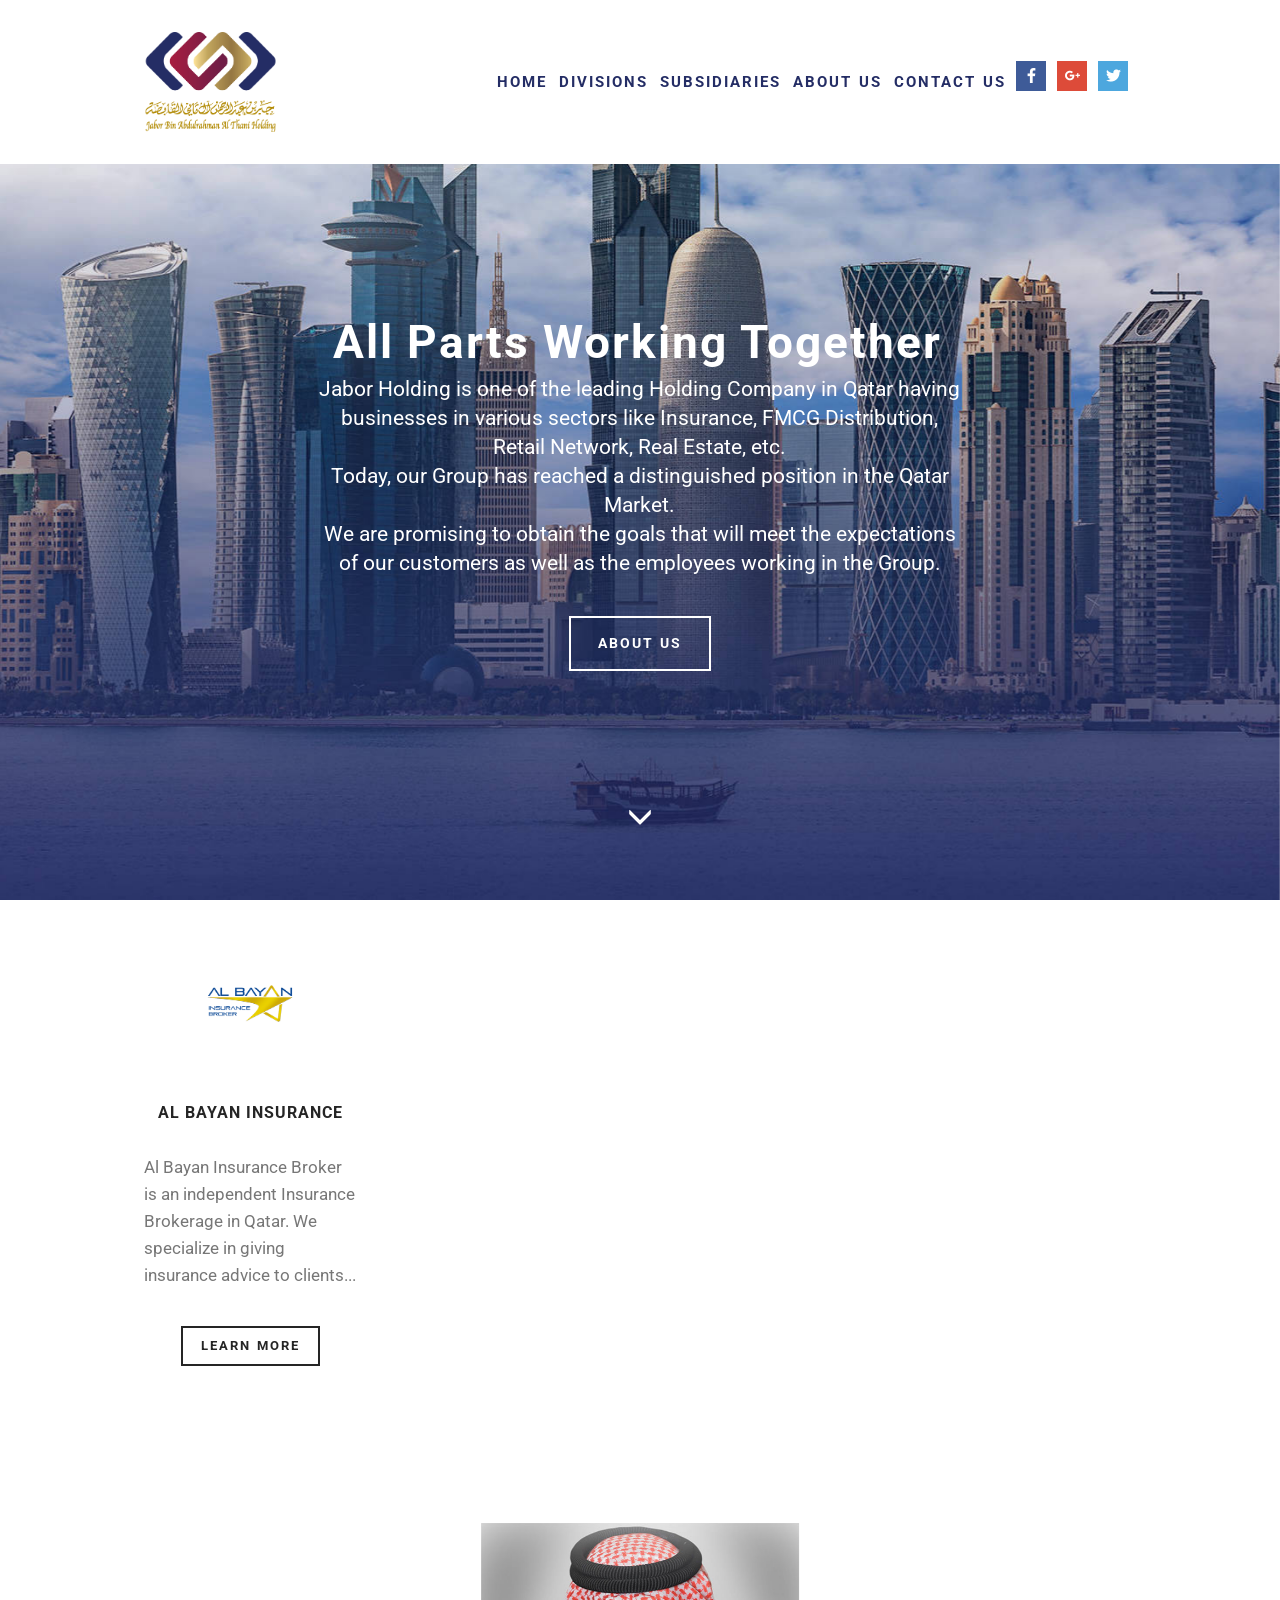
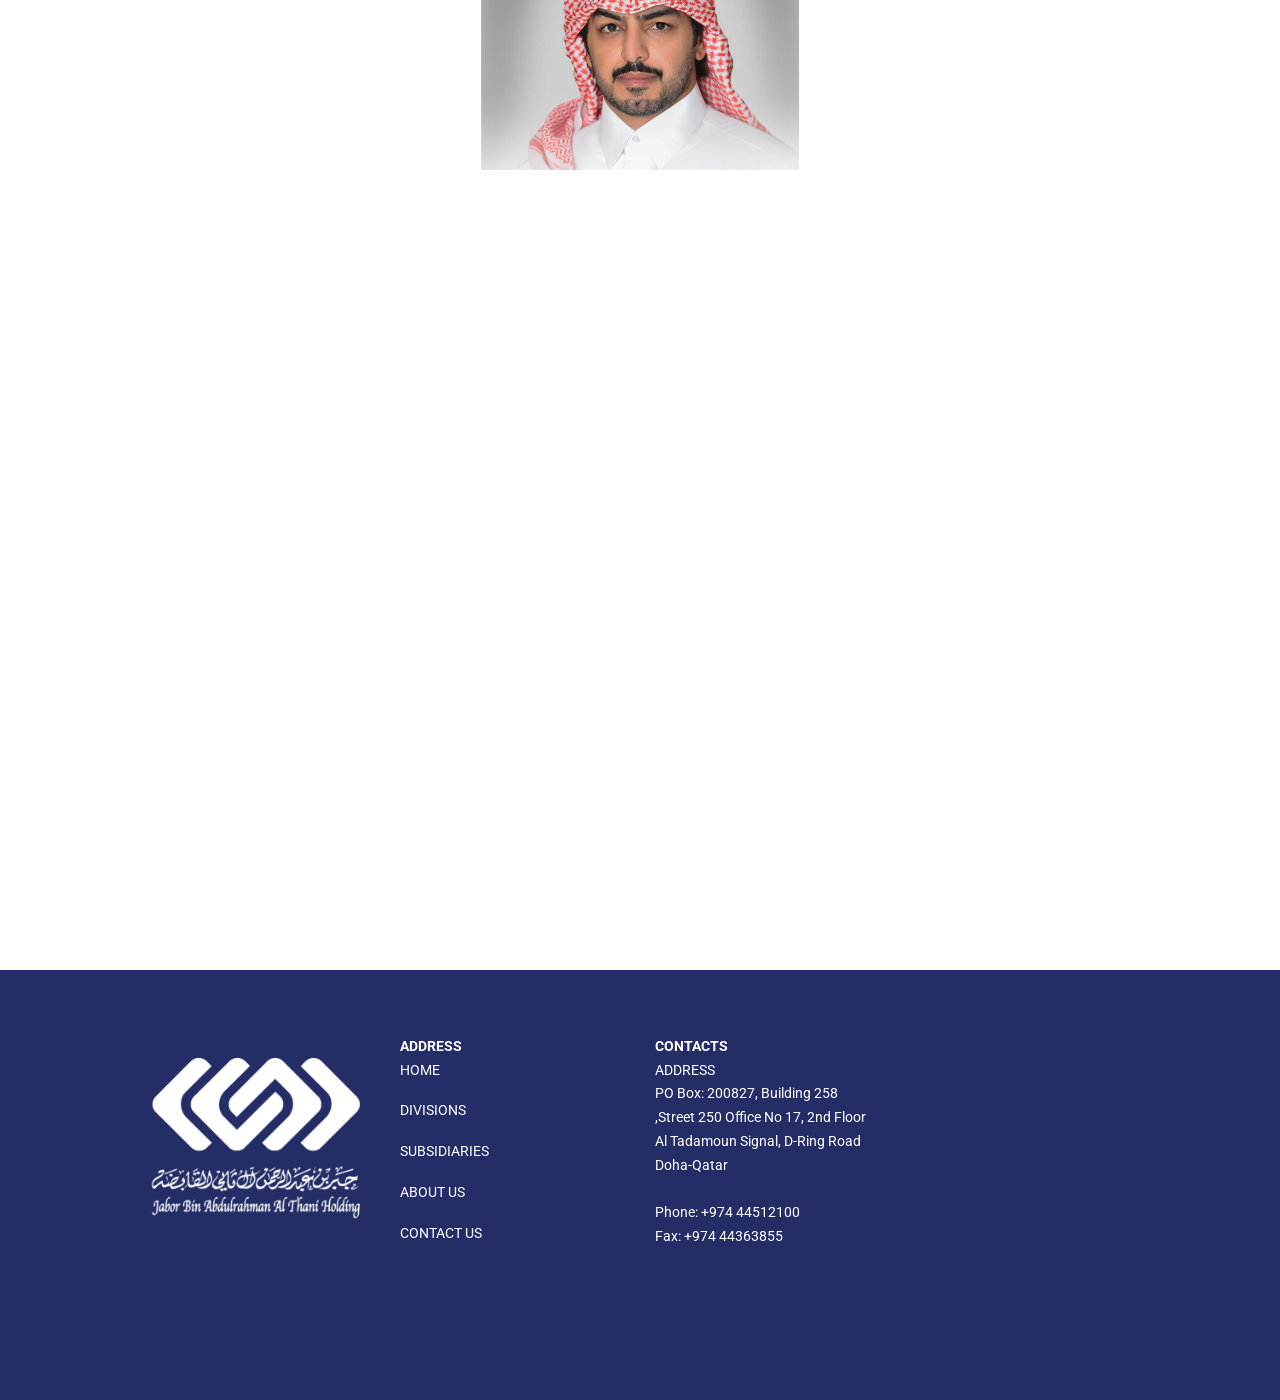
<file: old-site/jaborholding.com/index.html>
<!DOCTYPE html>
    <html>

    <head>
        <!-- Site made with Aljabor Website Builder v4.10.8, # -->
        <meta charset="UTF-8">
        <meta http-equiv="X-UA-Compatible" content="IE=edge">
        <meta name="generator" content="Aljabor , Aljabor.com">
        <meta name="viewport" content="width=device-width, initial-scale=1, minimum-scale=1">
        <link rel="shortcut icon" href="assets/images/sh-jabor-1-170x128.png" type="image/x-icon">
        <meta name="description" content="">

        <title>Home</title>
        <link rel="stylesheet" href="https://fonts.googleapis.com/css?family=Roboto:700,400&subset=cyrillic,latin,greek,vietnamese">
        <link rel="stylesheet" href="assets/bootstrap/css/bootstrap.min.css">
        <link rel="stylesheet" href="assets/animatecss/animate.min.css">
        <link rel="stylesheet" href="assets/socicon/css/socicon.min.css">
        <link rel="stylesheet" href="assets/Aljabor/css/style.css">
        <link rel="stylesheet" href="assets/Aljabor/css/mbr-additional.css" type="text/css">
		<script src="form.js"></script>

    </head>

    <body>
        <section class="mbr-navbar mbr-navbar--freeze mbr-navbar--absolute mbr-navbar--auto-collapse" id="ext_menu-0" data-rv-view="0">

            <div class="mbr-navbar__section mbr-section">
                <div class="mbr-section__container container">
                    <div class="mbr-navbar__container">
                        <div class="mbr-navbar__column mbr-navbar__column--s mbr-navbar__brand">
                            <span class="mbr-navbar__brand-link mbr-brand mbr-brand--inline">
                        <span class="mbr-brand__logo"><a href="index.php.html"><img src="assets/images/sh-jabor-1-170x128.png" class="mbr-navbar__brand-img mbr-brand__img" alt="Aljabor"></a></span>

                            </span>
                        </div>
                        <div class="mbr-navbar__hamburger mbr-hamburger">
                            <span class="mbr-hamburger__line"></span>
                        </div>
                        <div class="mbr-navbar__column mbr-navbar__menu">
                            <nav class="mbr-navbar__menu-box mbr-navbar__menu-box--inline-right">

                                <div class="mbr-navbar__column">
                                    <ul class="mbr-navbar__items mbr-navbar__items--right float-left mbr-buttons mbr-buttons--freeze mbr-buttons--right btn-decorator mbr-buttons--active">
                                        <li class="mbr-navbar__item">
                                            <a class="mbr-buttons__link btn text-info menulink" href="index.php.html">HOME</a>
                                        </li>
                                        <li class="mbr-navbar__item">
                                            <a class="mbr-buttons__link btn text-info menulink" href="divisions.php.html">DIVISIONS</a>
                                        </li>
                                        <li class="mbr-navbar__item">
                                            <a class="mbr-buttons__link btn text-info menulink" href="subsidiaries.php.html">SUBSIDIARIES</a>
                                        </li>
                                        <!--    <li class="mbr-navbar__item">
                                        <a class="mbr-buttons__link btn text-info menulink" href="vision-mission.php">VISION & MISSION</a>
                                    </li> -->
                                        <li class="mbr-navbar__item">
                                            <a class="mbr-buttons__link btn text-info menulink" href="about.php.html">ABOUT US</a>
                                        </li>
                                        <li class="mbr-navbar__item">
                                            <a class="mbr-buttons__link btn text-info menulink" href="contact/contact.php.html">CONTACT US</a>
                                        </li>
                                    </ul>
                                    <ul class="mbr-navbar__items mbr-navbar__items--right mbr-buttons mbr-buttons--freeze mbr-buttons--right btn-inverse mbr-buttons--active">
                                        <li class="mbr-navbar__item">
                                            <div class="mbr-social-icons">
                                                <div class="mbr-social-likes social-likes_style-1" data-counters="true">
                                                    <div class="mbr-social-icons__icon social-likes__icon facebook socicon-bg-facebook" title="Share link on Facebook">
                                                        <i class="socicon socicon-facebook"></i>
                                                    </div>
                                                    <div class="mbr-social-icons__icon social-likes__icon plusone socicon-bg-googleplus" title="Share link on Google+">
                                                        <i class="socicon socicon-googleplus"></i>
                                                    </div>
                                                    <div class="mbr-social-icons__icon social-likes__icon twitter socicon-bg-twitter" title="Share link on Twitter">
                                                        <i class="socicon socicon-twitter"></i>
                                                    </div>
                                                </div>
                                            </div>
                                        </li>
                                    </ul>
                                </div>

                            </nav>
                        </div>
                    </div>
                </div>
            </div>
        </section>

        <section class="engine">
            <a href="index.html"></a>
        </section>
    
        <section class="mbr-box mbr-section mbr-section--relative mbr-section--fixed-size mbr-section--full-height mbr-section--bg-adapted mbr-parallax-background" id="header4-1" data-rv-view="2" style="background-image: url(assets/images/topimg-1545x1029.jpg);">
            <div class="mbr-box__magnet mbr-box__magnet--sm-padding mbr-box__magnet--center-center mbr-after-navbar">
                <div class="mbr-box__container mbr-section__container container">
                    <div class="mbr-box mbr-box--stretched">
                        <div class="mbr-box__magnet mbr-box__magnet--center-center">
                            <div class="row">
                                <div class=" col-sm-8 col-sm-offset-2">
                                    <div class="mbr-hero animated fadeInUp">
                                        <h1 class="mbr-hero__text">All Parts Working Together</h1>
                                        <p class="mbr-hero__subtext">
                                            Jabor Holding is one of the leading Holding Company in Qatar having businesses in various sectors like Insurance, FMCG Distribution, Retail Network, Real Estate, etc.
                                            <br> Today, our Group has reached a distinguished position in the Qatar Market.
                                            <br> We are promising to obtain the goals that will meet the expectations of our customers as well as the employees working in the Group.
                                        </p>
                                    </div>
                                    <div class="mbr-buttons btn-inverse mbr-buttons--center">
                                        <a class="mbr-buttons__btn btn btn-lg btn-default animated fadeInUp" href="about.php.html">ABOUT US</a>
                                    </div>
                                </div>
                            </div>
                        </div>
                    </div>
                </div>
                <div class="mbr-arrow mbr-arrow--floating text-center">
                    <div class="mbr-section__container container">
                        <a class="mbr-arrow__link" href="index.html#features1-2"><i class="glyphicon glyphicon-menu-down"></i></a>
                    </div>
                </div>
            </div>
        </section>
        <section class="mbr-section mbr-section--relative mbr-section--fixed-size" id="features1-2" data-rv-view="5" style="background-color: rgb(255, 255, 255);">
            <div class="mbr-section__container container mbr-section__container--std-top-padding" style="padding-top: 31px;">
                <div class="mbr-section__row row">
                
                 
                    <div class="mbr-section__col col-xs-12 col-sm-3">
                        <div class="mbr-section__container mbr-section__container--center mbr-section__container--middle">
                            <figure class="mbr-figure"><img src="assets/images/bayan.png" class="mbr-figure__img"></figure>
                        </div>
                        <div class="mbr-section__container mbr-section__container--middle">
                            <div class="mbr-header mbr-header--reduce mbr-header--center mbr-header--wysiwyg">
                                <h3 class="mbr-header__text">AL BAYAN INSURANCE</h3>
                            </div>
                        </div>
                        <div class="mbr-section__container mbr-section__container--middle">
                            <div class="mbr-article mbr-article--wysiwyg">
                                <p>Al Bayan Insurance Broker is an independent Insurance Brokerage in Qatar. We specialize in giving insurance advice to clients...</p>
                            </div>
                        </div>
                        <div class="mbr-section__container mbr-section__container--last" style="padding-bottom: 31px;">
                            <div class="mbr-buttons mbr-buttons--center"><a href="albayan.php.html" class="mbr-buttons__btn btn btn-wrap btn-xs-lg btn-default">LEARN MORE</a></div>
                        </div>
                    </div>
         
                </div>
            </div>
        </section>
        <section class="mbr-section mbr-section--relative mbr-section--fixed-size mbr-parallax-background" id="msg-box3-3" data-rv-view="14" style="background-image: url(assets/images/bottomimg-1-2000x795.jpg);">
            <div class="mbr-section__container container mbr-section__container--first" style="padding-top: 93px;">
                <div class="mbr-section__container container mbr-section__container--middle">
                    <div class="row">
                        <div class="mbr-article mbr-article--wysiwyg col-sm-12 animated fadeInUp align-middle ">
                            <img src="assets/images/sheikh-img-580x450.jpg" class="mbr-figure__img" style="max-width: 40%;">
                        </div>
                    </div>
                </div>
                <div class="mbr-header mbr-header--wysiwyg row">
                    <div class="row">
                        <div class=" col-sm-12">
                            <div class="mbr-hero animated fadeInUp align-middle">
                                <h2 class="mbr-hero__text">LEADER BEHIND THE SUCCESS</h2>
                                <h3 class="mbr-hero__text">Sheikh Jabor bin Abdulrahman bin Mohamed bin Jabor Al-Thani</h3>
                                <p class="mbr-hero__subtext">
                                    Sheikh Jabor bin Abdulrahman bin Mohamed bin Jabor Al-Thani, The Chairman of Jabor Holding, a prominent young Qatari business person has important role in different types of businesses. He is one of the most influential and strongly active characters in various sectors of the economy in Qatar and the GCC area. He also holds a major place in the Qatar Investment Authority.
                                    <br> Sheikh Jabor is one of the biggest entrepreneurs in the insurance sector and retail distribution in the country and the region, and in one of the largest Retail distributions in Qatar; and that is Transind Holding, which is the sole distributor of many of the well-known international and local FMCG brands.
                                    <br> Sheikh Jabor is also a main shareholder of Doha Bank, one of the largest commercial banks in the State of Qatar, which has been consistently registering a strong growth during the last decade with a participative leadership philosophy.
                                    <br> Sheikh Jabor is also a Board Member at Aamal Company since February 2017, Vice Chairman and Managing Director of Transind Group since 2004, Founder and Managing Director of Al-Bayan Insurance Broker since 2011, Managing Director of Al Arabi Sports Club, and Managing Director of Lebanese Intermediate Company since 2018.
                                    <br> Sheikh Jabor Holds a Bachelor of Business Administration from European University – Geneva, Switzerland in 2009, Certified Financial Analyst from American Academy of Financial Management in 2007 and Holds Professional Diploma in Financial Management and Banking from The Arab Academy for Banking and Financial Sciences in 2006.
                                    <br>
                                </p>
                            </div>
                        </div>
                    </div>
                </div>
            </div>
        </section>
        <section class="mbr-section mbr-section--relative mbr-section--fixed-size " id="contacts1-4" data-rv-view="17" style="background-color: rgb(36, 45, 101);">

    <div class="mbr-section__container container">
        <div class="mbr-contacts mbr-contacts--wysiwyg row" style="padding-top: 45px; padding-bottom: 45px;">
            <div class="col-sm-3">
                <div><img src="assets/images/logo-footer-265x218.png" class="mbr-contacts__img mbr-contacts__img--left"></div>
            </div>
            <div class="col-sm-9">
                <div class="row white-text">
                    <div class="col-sm-4">
                        <p class="mbr-contacts__text"><strong>ADDRESS</strong>
                            <br>

                            <ul class="white-text ul-footer ">
                                <li class="paddingbot">
                                    <a class="menu-footer" href="index.php.html">HOME</a>
                                </li>
                                <li class="paddingbot">
                                    <a class="menu-footer" href="divisions.php.html">DIVISIONS</a>
                                </li>
                                <li class="paddingbot">
                                    <a class="menu-footer" href="subsidiaries.php.html">SUBSIDIARIES</a>
                                </li>
                                <!--	<li class="">
			<a class="menu-footer" href="vision-mission.php">VISION & MISSION</a>
		</li> -->
                                <li class="paddingbot">
                                    <a class="menu-footer" href="about.php.html">ABOUT US</a>
                                </li>
                                <li class="paddingbot">
                                    <a class="menu-footer" href="contact/contact.php.html">CONTACT US</a>
                                </li>
                            </ul>

                        </p>
                    </div>
                    <div class="col-sm-4">
                        <p class="mbr-contacts__text"><strong>CONTACTS</strong>
                            <br> ADDRESS
                            <br> PO Box: 200827, Building 258 ,Street 250 Office No 17, 2nd Floor<br>
Al Tadamoun Signal, D-Ring Road<br>
Doha-Qatar
                            <br>
                     
                            <br> Phone: +974 44512100
                            <br> Fax: +974 44363855

                        </p>
                    </div>
                    <div class="col-sm-4">

                        <figure class="mbr-figure mbr-figure--wysiwyg mbr-figure--full-width mbr-figure--no-bg">
                            <div class="mbr-figure__map mbr-figure__map--short">
                                                                <iframe src="https://www.google.com/maps/embed?pb=!1m14!1m12!1m3!1d7428.393460493808!2d51.53028545658253!3d25.255080442885873!2m3!1f0!2f0!3f0!3m2!1i1024!2i768!4f13.1!5e0!3m2!1sen!2sqa!4v1574242088238!5m2!1sen!2sqa"   frameborder="0" style="border:0; height:70%;" allowfullscreen=""></iframe>

                            </div>
                        </figure>

                    </div>
                </div>
            </div>
        </div>
    </div>
</section>

<script src="assets/web/assets/jquery/jquery.min.js"></script>
<script src="assets/bootstrap/js/bootstrap.min.js"></script>
<script src="assets/smooth-scroll/smooth-scroll.js"></script>
<script src="assets/jarallax/jarallax.js"></script>
<script src="assets/Aljabor/js/script.js"></script>
<link src="www.edifydigitalmarketing.com"/>
</body>

</html>
</file>
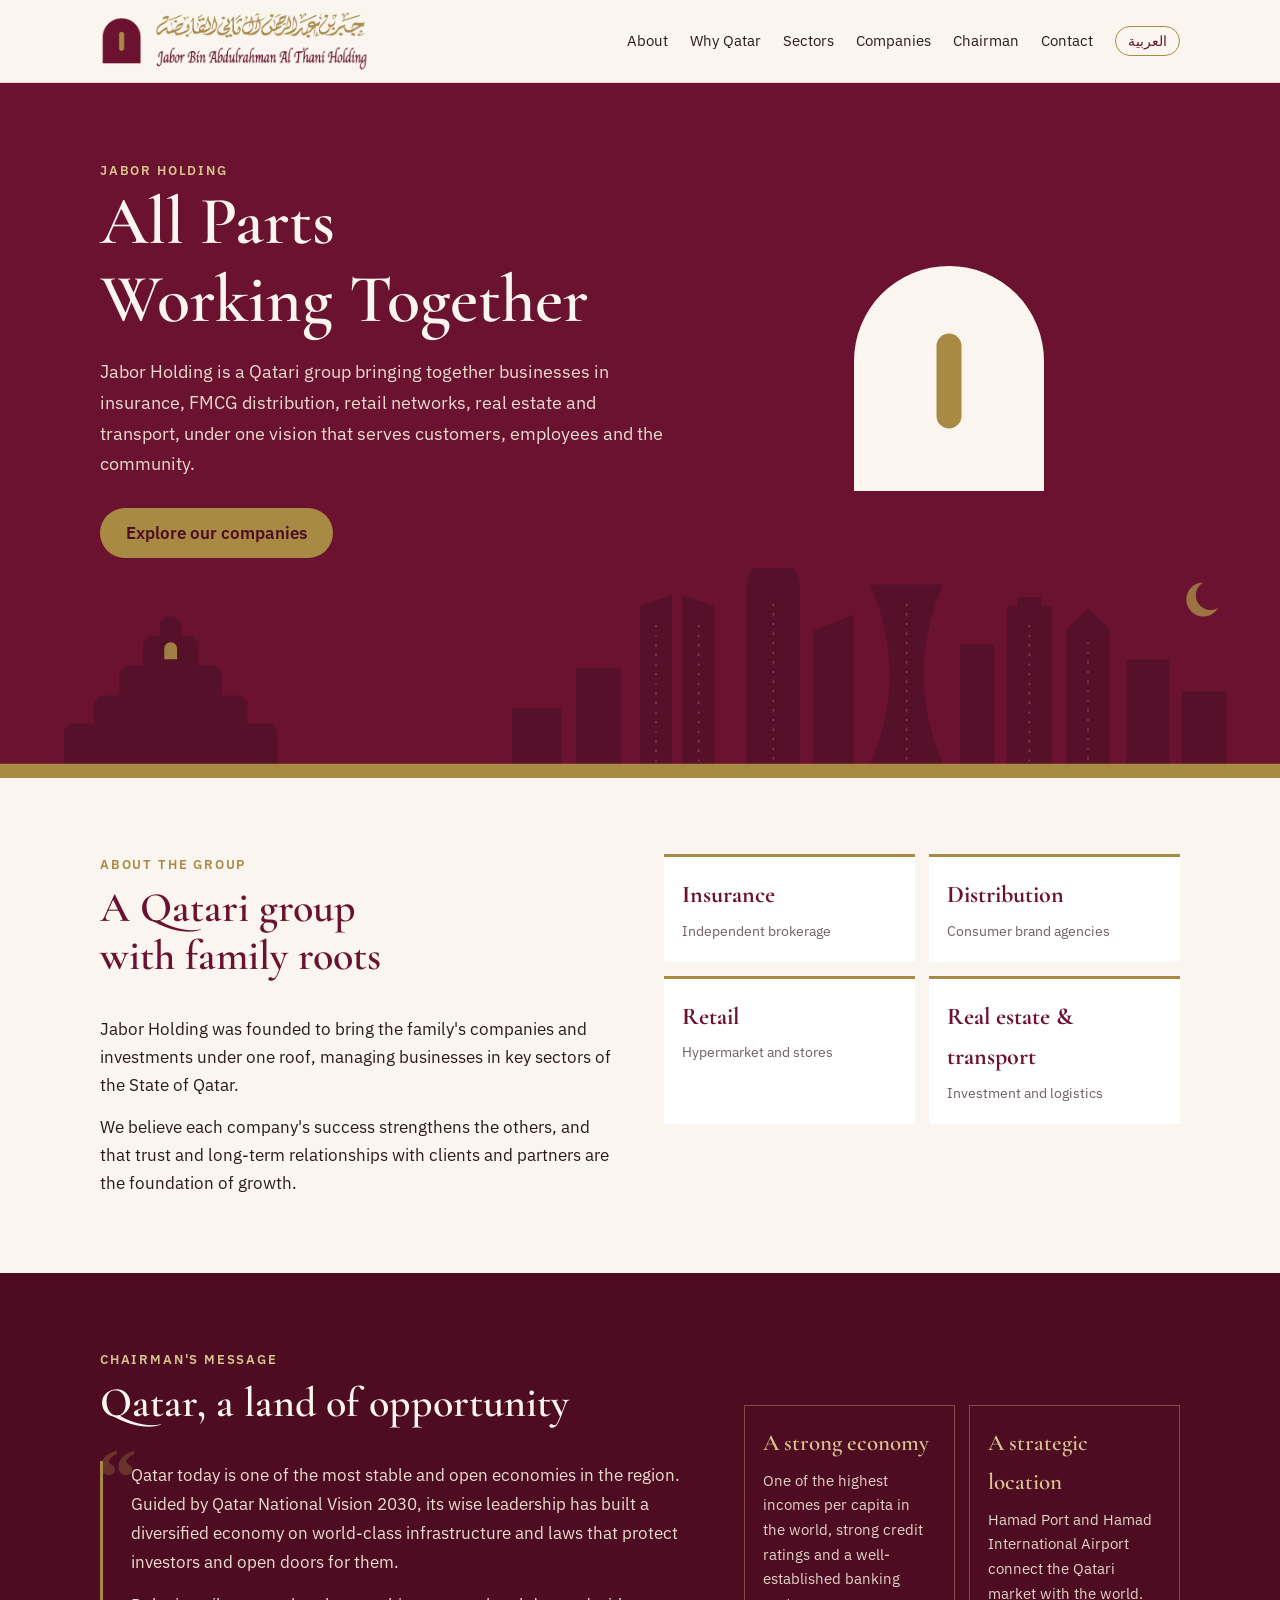
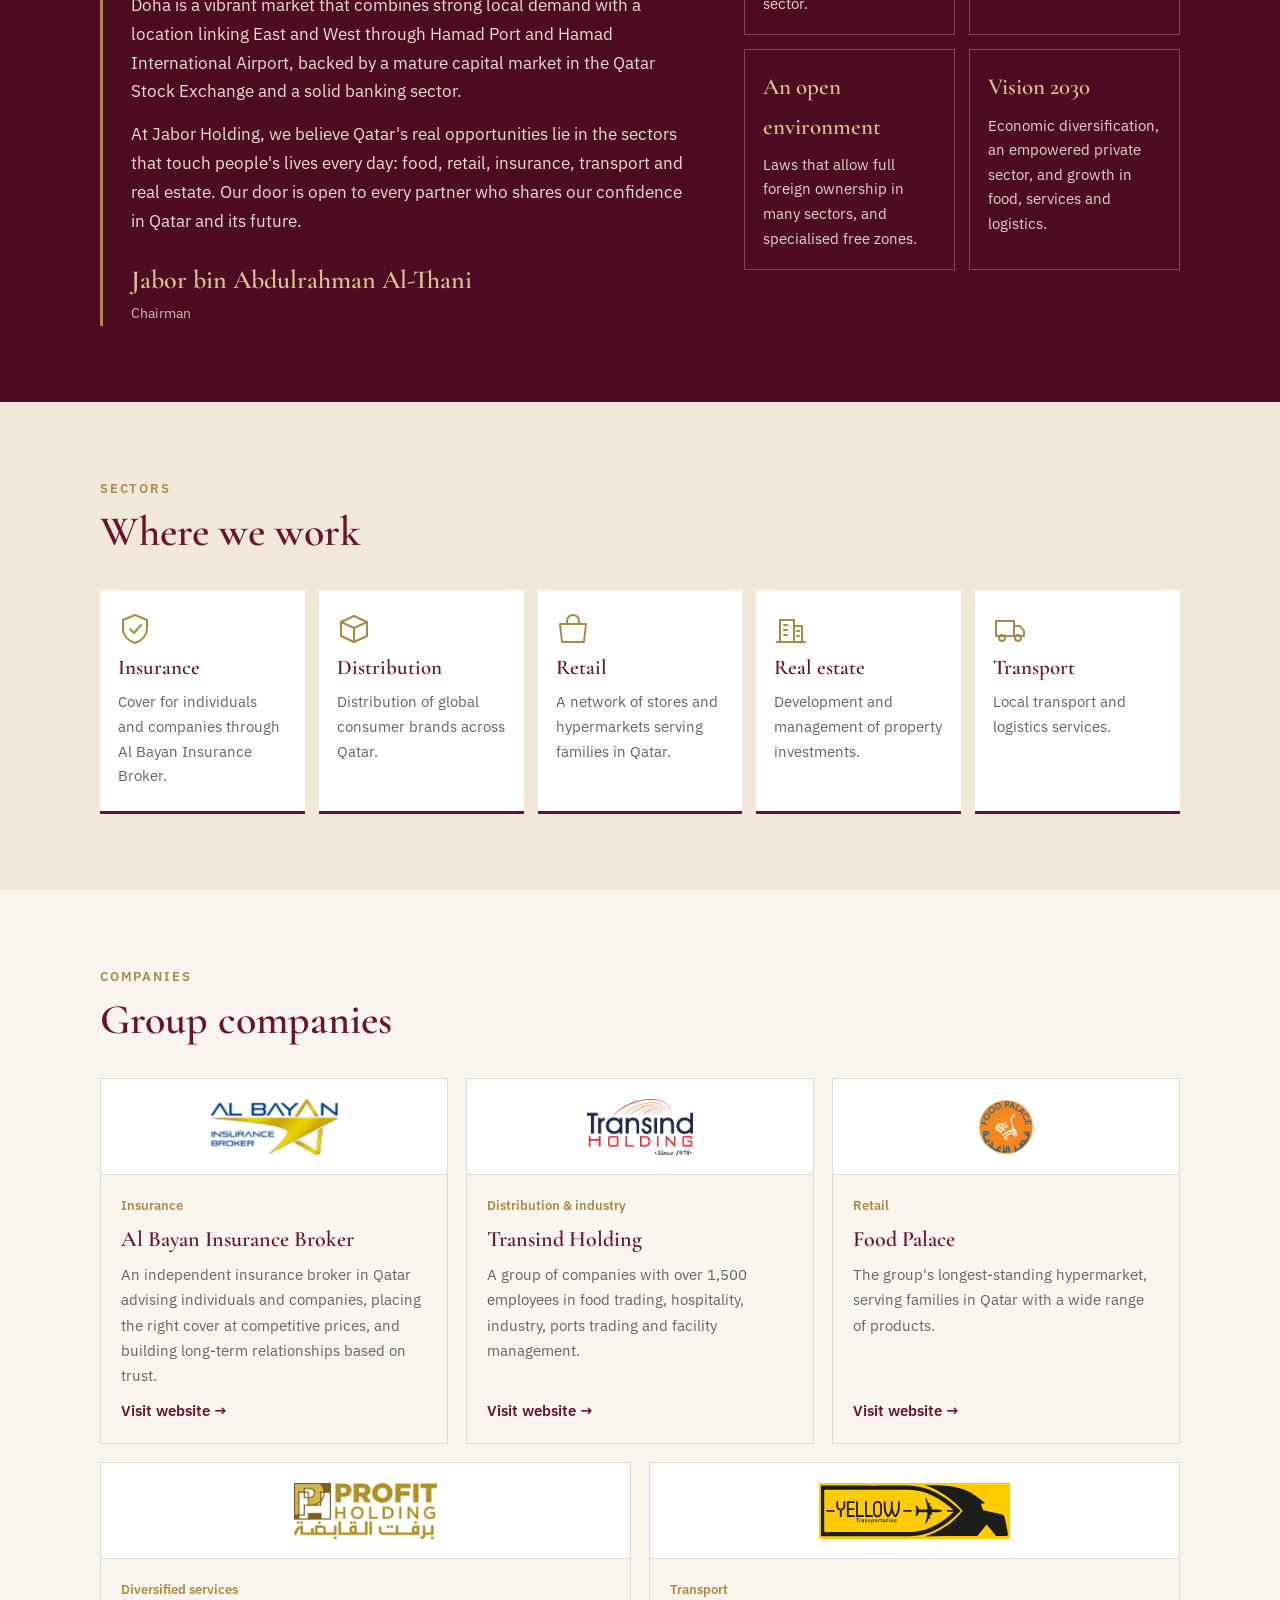
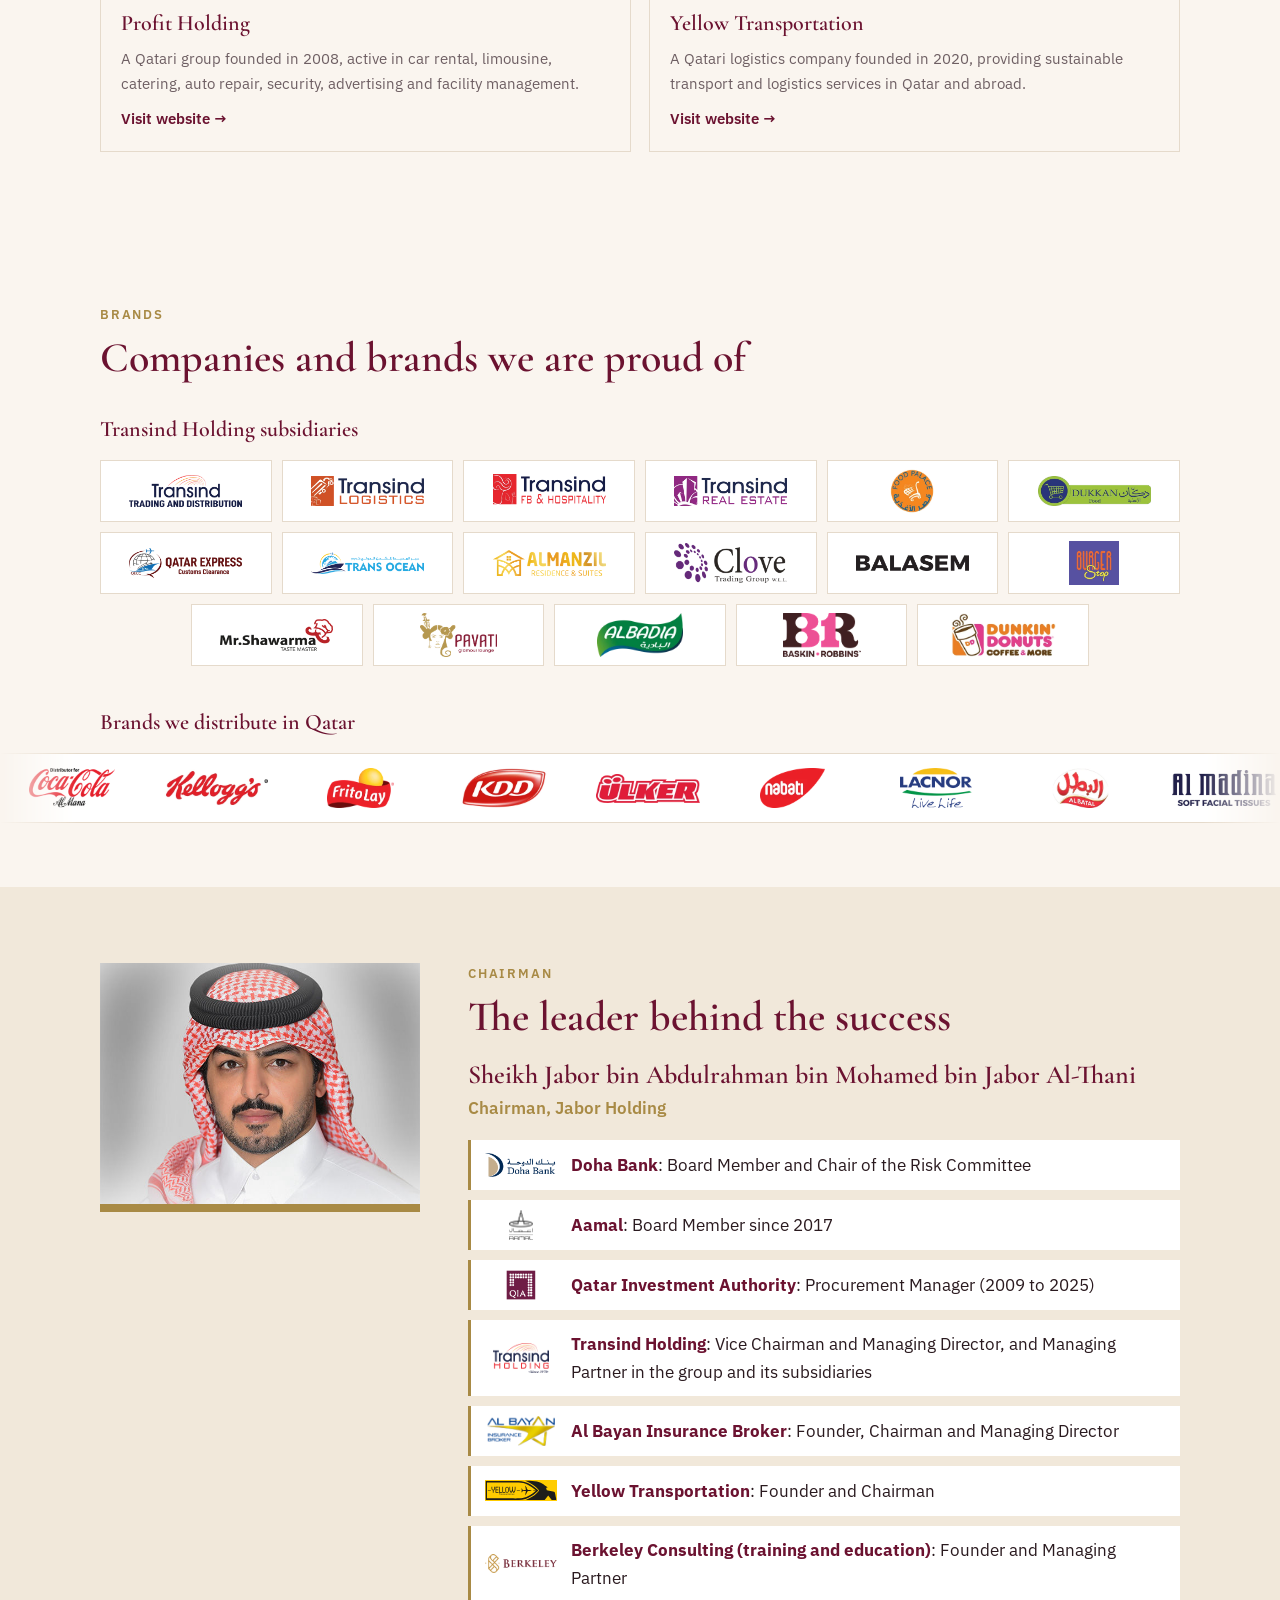
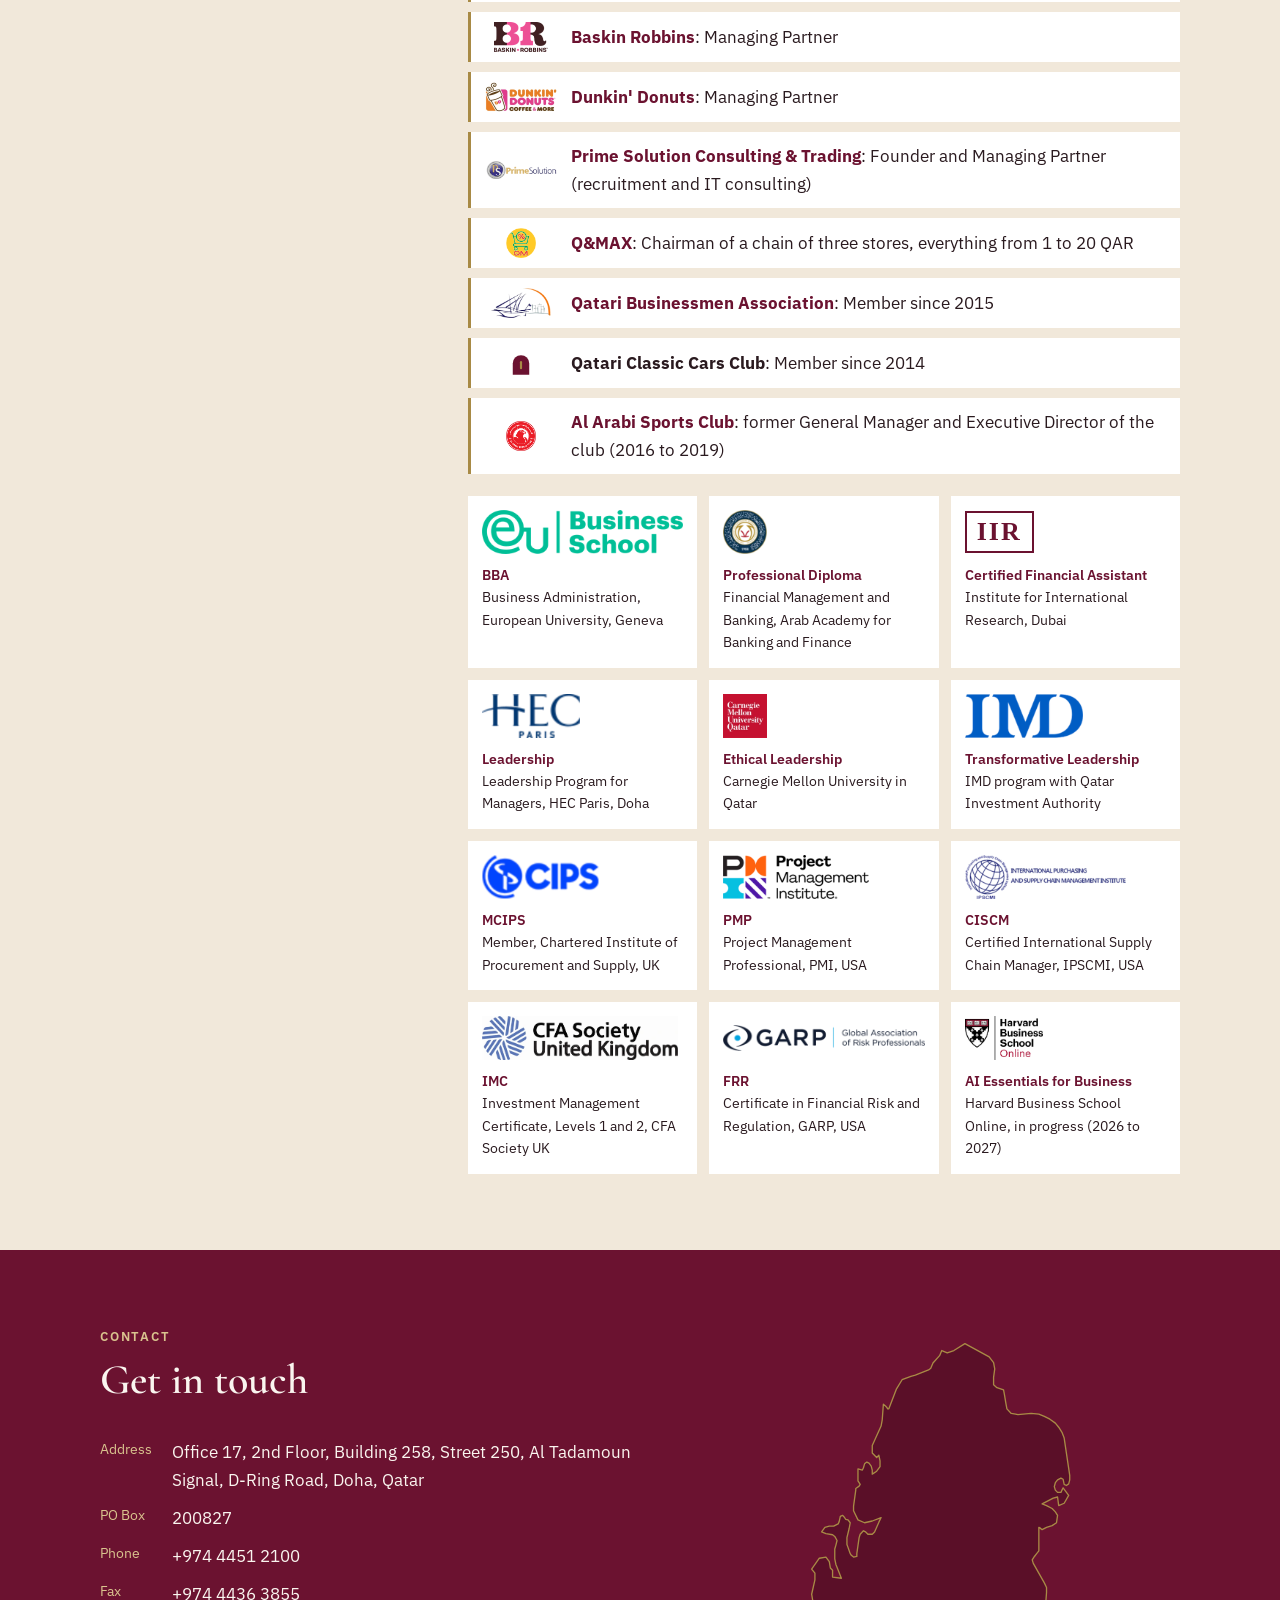
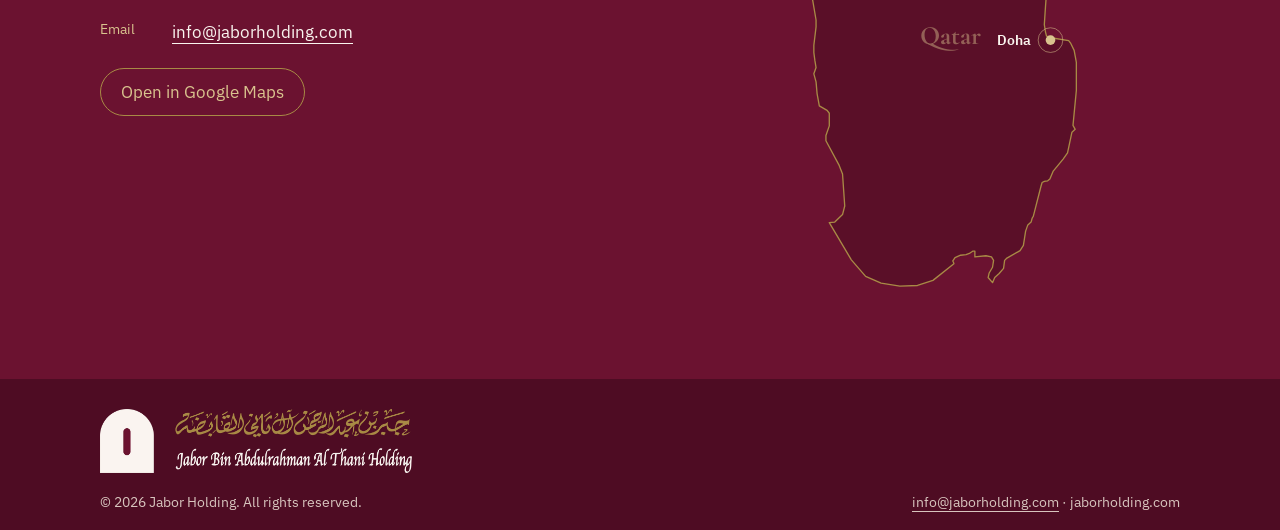
<file: en.html>
<!doctype html>
<html lang="en" dir="ltr">
<head><meta charset="utf-8"><meta name="viewport" content="width=device-width, initial-scale=1"><title>Jabor Holding | جبر القابضة</title><meta name="description" content="Jabor Bin Abdulrahman Al Thani Holding, a Qatari group in insurance, distribution, retail, real estate and transport."><link rel="icon" href="assets/favicon.png"><link rel="apple-touch-icon" href="assets/favicon.png"><link rel="preconnect" href="https://fonts.googleapis.com"><link rel="preconnect" href="https://fonts.gstatic.com" crossorigin><link rel="stylesheet" href="https://fonts.googleapis.com/css2?family=Aref+Ruqaa:wght@700&family=IBM+Plex+Sans+Arabic:wght@400;600&family=IBM+Plex+Sans:wght@400;600&family=Cormorant+Garamond:wght@600&display=swap"><link rel="stylesheet" href="assets/style.css"></head>
<body><div class="intro" id="intro" aria-hidden="true" onclick="this.remove()">
<svg class="imap" style="direction:ltr;transform-origin:85.5% 54.4%" viewBox="0 0 340 655">
<path class="iland" pathLength="1" d="M40.0 562.8 L46.2 562.2 L55.0 553.7 L57.5 544.0 L55.0 507.7 L51.2 498.0 L36.2 470.1 L36.2 464.2 L40.0 453.2 L40.0 446.1 L40.0 438.9 L37.5 435.7 L28.7 430.5 L26.2 416.9 L25.0 403.3 L22.5 394.2 L25.0 387.1 L23.7 379.3 L22.5 370.2 L22.5 361.8 L25.0 341.0 L25.0 333.2 L20.0 304.0 L23.7 287.8 L23.7 280.1 L20.0 275.5 L28.7 263.2 L36.2 261.9 L40.0 267.1 L41.2 274.2 L43.7 276.8 L43.7 284.6 L53.7 285.9 L47.5 270.3 L46.2 263.8 L46.2 256.7 L46.2 252.8 L47.5 248.3 L48.8 243.1 L46.2 238.5 L43.7 236.6 L36.2 235.3 L31.3 233.4 L35.0 228.2 L40.0 226.9 L45.0 226.9 L50.0 224.3 L51.2 221.7 L52.5 215.8 L55.0 214.6 L56.3 215.8 L58.7 219.1 L61.2 219.7 L63.7 223.0 L62.5 229.5 L60.0 239.8 L60.0 247.6 L61.2 250.9 L63.7 258.0 L65.0 259.9 L67.5 261.9 L71.2 261.2 L71.2 259.9 L71.2 258.0 L72.5 248.9 L73.8 239.8 L75.0 236.0 L78.7 232.1 L81.2 233.4 L83.8 236.0 L88.7 236.0 L91.3 233.4 L96.2 222.3 L98.7 217.1 L88.7 221.0 L80.0 223.0 L72.5 219.7 L67.5 209.4 L67.5 204.2 L70.0 186.0 L70.0 184.1 L73.8 181.5 L75.0 179.5 L73.8 177.6 L72.5 175.6 L72.5 173.7 L72.5 162.0 L77.5 163.3 L78.7 160.7 L80.0 156.2 L82.5 154.2 L85.0 155.5 L87.5 158.8 L88.7 163.3 L88.7 167.9 L93.7 164.6 L97.5 159.4 L97.5 152.9 L96.2 146.5 L93.7 149.1 L88.7 143.9 L88.7 135.4 L98.7 113.4 L100.0 106.3 L101.3 88.7 L103.7 90.7 L105.0 92.0 L106.2 93.9 L107.5 93.9 L116.2 71.2 L122.5 60.9 L132.5 57.0 L137.5 55.7 L152.5 49.8 L155.0 47.9 L157.5 42.0 L165.0 33.6 L167.5 27.8 L173.7 30.4 L181.2 27.8 L193.7 20.0 L221.2 34.9 L226.2 41.4 L227.5 48.5 L226.2 58.3 L226.2 66.7 L230.0 69.9 L237.5 72.5 L238.7 79.0 L240.0 86.8 L241.3 93.9 L246.2 99.1 L251.2 99.8 L253.7 100.4 L268.7 99.1 L277.5 99.8 L283.7 102.4 L290.0 105.6 L296.2 110.1 L300.0 114.7 L303.7 120.5 L306.2 127.0 L312.5 169.2 L312.5 174.3 L311.3 178.9 L308.7 180.8 L306.2 179.5 L305.0 173.7 L302.5 172.4 L298.7 174.3 L296.2 177.6 L295.0 182.1 L296.2 186.0 L298.7 188.6 L302.5 188.6 L303.7 186.0 L305.0 183.4 L311.3 191.9 L306.2 200.9 L300.0 203.5 L298.7 193.8 L293.8 195.1 L281.2 201.6 L286.2 203.5 L292.5 206.8 L296.2 210.7 L298.7 214.6 L297.5 223.0 L292.5 226.2 L286.2 228.2 L281.2 230.8 L278.7 228.8 L277.5 228.2 L277.5 248.3 L277.5 254.1 L277.5 254.8 L275.0 258.0 L272.5 261.2 L270.0 265.1 L271.2 269.0 L283.7 291.1 L286.2 296.3 L286.2 302.1 L285.0 318.3 L283.7 338.4 L285.0 346.8 L286.2 351.4 L291.2 353.3 L311.3 356.6 L313.7 359.8 L317.5 367.6 L318.7 374.1 L320.0 381.2 L320.0 413.0 L316.2 452.6 L318.7 457.1 L315.0 460.3 L310.0 483.7 L305.0 490.8 L293.8 504.4 L290.0 513.5 L287.5 515.5 L283.7 516.1 L281.2 517.4 L280.0 521.3 L271.2 555.7 L270.0 557.6 L268.7 562.2 L265.0 565.4 L262.5 572.5 L260.0 588.7 L256.2 594.6 L241.3 603.0 L238.7 605.6 L237.5 614.7 L232.5 620.5 L227.5 625.1 L225.0 630.9 L220.0 625.1 L221.2 619.9 L225.0 613.4 L226.2 605.6 L223.8 601.7 L217.5 600.4 L205.0 601.7 L205.0 595.2 L202.5 595.2 L198.7 597.8 L195.0 599.1 L188.8 599.8 L182.5 602.4 L180.0 606.3 L181.2 608.8 L181.2 609.5 L157.5 628.3 L140.0 634.1 L120.0 634.8 L98.7 631.5 L81.2 623.8 L65.0 605.0 L40.0 562.8 Z"/>
<circle class="iring" cx="290.7" cy="356.0" r="16"/><circle class="ipin" cx="290.7" cy="356.0" r="6"/>
</svg>
<div class="icenter">
<svg class="igate" viewBox="0 0 120 120"><path d="M22 114 V62 A38 38 0 0 1 98 62 V114 Z" fill="#FAF5EF"/><line class="ibar" x1="60" y1="56" x2="60" y2="84" stroke="#A88A45" stroke-width="10" stroke-linecap="round"/></svg>
<span class="iname">Jabor Holding</span><strong class="itag">Your gateway to business in Qatar</strong>
</div>
<div class="isky"><svg class="skyline" viewBox="0 0 1200 214" preserveAspectRatio="xMidYMax slice" aria-hidden="true">
<g fill="#55102A"><path d="M66 172 H254 L260 178 V210 H60 V178 Z"/><path d="M94 146 H226 L232 152 V172 H88 V152 Z"/><path d="M118 118 H202 L208 124 V146 H112 V124 Z"/><path d="M140 90 H180 L186 96 V118 H134 V96 Z"/><path d="M156 72 H164 L170 78 V90 H150 V78 Z"/><path d="M540 210 V120 H582 V210 Z"/><path d="M600 210 V62 L630 52 V210 Z"/><path d="M640 210 V52 L670 62 V210 Z"/><path d="M700 210 V44 Q700 22 725 18 Q750 22 750 44 V210 Z"/><path d="M723 18 V2 h4 V18 Z"/><path d="M762 210 V86 L800 70 V210 Z"/><path d="M816 210 Q852 126 816 42 H884 Q848 126 884 210 Z"/><path d="M900 210 V98 H932 V210 Z"/><path d="M944 210 V62 h10 v-8 h22 v8 h10 V210 Z"/><path d="M1000 210 V84 L1020 64 L1040 84 V210 Z"/><path d="M1056 210 V112 H1096 V210 Z"/><path d="M1108 210 V142 H1150 V210 Z"/><path d="M480 210 V158 H526 V210 Z"/></g><path d="M154 112 V102 a6 6 0 0 1 12 0 V112 Z" fill="#A88A45" opacity=".9"/>
<g stroke="#A88A45" stroke-width="1.2" stroke-dasharray="2 7" opacity=".55"><line x1="725" y1="60" x2="725" y2="210" /><line x1="850" y1="60" x2="850" y2="210" /><line x1="965" y1="80" x2="965" y2="210" /><line x1="1020" y1="96" x2="1020" y2="210" /><line x1="615" y1="80" x2="615" y2="210" /><line x1="655" y1="80" x2="655" y2="210" /></g>
<path d="M1128 40 a16 16 0 1 0 14 24 a12 12 0 1 1 -14 -24 Z" fill="#A88A45" opacity=".8"/>
<rect x="0" y="210" width="1200" height="4" fill="#A88A45"/>
</svg></div>
<button class="iskip" type="button">Skip</button>
</div>
<script>(function(){var i=document.getElementById('intro');try{if(sessionStorage.getItem('jh-intro')||matchMedia('(prefers-reduced-motion: reduce)').matches){i.remove();return}sessionStorage.setItem('jh-intro','1')}catch(e){}document.addEventListener('keydown',function(){i.remove()},{once:true});setTimeout(function(){i.remove()},6400)})();</script>
<header class="top"><div class="wrap">
  <a class="logo" href="#top"><img src="assets/logo.png" alt="Jabor Holding | جبر القابضة" width="1227" height="283"></a>
  <button class="menu-btn" type="button" aria-expanded="false" onclick="var n=document.querySelector('.nav');n.classList.toggle('open');this.setAttribute('aria-expanded',n.classList.contains('open'))">Menu</button>
  <nav class="nav"><a href="#about">About</a><a href="#qatar">Why Qatar</a><a href="#sectors">Sectors</a><a href="#companies">Companies</a><a href="#chairman">Chairman</a><a href="#contact">Contact</a><a class="lang" href="index.html">العربية</a></nav>
</div></header>
<main id="top">
<div class="hero"><div class="wrap">
  <div><span class="eyebrow" style="color:#D9C38E">Jabor Holding</span><h1>All Parts Working Together</h1><p>Jabor Holding is a Qatari group bringing together businesses in insurance, FMCG distribution, retail networks, real estate and transport, under one vision that serves customers, employees and the community.</p><a class="cta" href="#companies">Explore our companies</a></div>
  <svg class="gate" viewBox="0 0 120 120" aria-hidden="true"><path d="M22 114 V62 A38 38 0 0 1 98 62 V114 Z" fill="#FAF5EF"/><line x1="60" y1="56" x2="60" y2="84" stroke="#A88A45" stroke-width="10" stroke-linecap="round"/></svg>
</div><svg class="skyline" viewBox="0 0 1200 214" preserveAspectRatio="xMidYMax slice" aria-hidden="true">
<g fill="#55102A"><path d="M66 172 H254 L260 178 V210 H60 V178 Z"/><path d="M94 146 H226 L232 152 V172 H88 V152 Z"/><path d="M118 118 H202 L208 124 V146 H112 V124 Z"/><path d="M140 90 H180 L186 96 V118 H134 V96 Z"/><path d="M156 72 H164 L170 78 V90 H150 V78 Z"/><path d="M540 210 V120 H582 V210 Z"/><path d="M600 210 V62 L630 52 V210 Z"/><path d="M640 210 V52 L670 62 V210 Z"/><path d="M700 210 V44 Q700 22 725 18 Q750 22 750 44 V210 Z"/><path d="M723 18 V2 h4 V18 Z"/><path d="M762 210 V86 L800 70 V210 Z"/><path d="M816 210 Q852 126 816 42 H884 Q848 126 884 210 Z"/><path d="M900 210 V98 H932 V210 Z"/><path d="M944 210 V62 h10 v-8 h22 v8 h10 V210 Z"/><path d="M1000 210 V84 L1020 64 L1040 84 V210 Z"/><path d="M1056 210 V112 H1096 V210 Z"/><path d="M1108 210 V142 H1150 V210 Z"/><path d="M480 210 V158 H526 V210 Z"/></g><path d="M154 112 V102 a6 6 0 0 1 12 0 V112 Z" fill="#A88A45" opacity=".9"/>
<g stroke="#A88A45" stroke-width="1.2" stroke-dasharray="2 7" opacity=".55"><line x1="725" y1="60" x2="725" y2="210" /><line x1="850" y1="60" x2="850" y2="210" /><line x1="965" y1="80" x2="965" y2="210" /><line x1="1020" y1="96" x2="1020" y2="210" /><line x1="615" y1="80" x2="615" y2="210" /><line x1="655" y1="80" x2="655" y2="210" /></g>
<path d="M1128 40 a16 16 0 1 0 14 24 a12 12 0 1 1 -14 -24 Z" fill="#A88A45" opacity=".8"/>
<rect x="0" y="210" width="1200" height="4" fill="#A88A45"/>
</svg></div>
<div class="threshold"></div>

<section id="about"><div class="wrap about">
  <div><div class="head"><span class="eyebrow">About the group</span><h2>A Qatari group with family roots</h2></div><p>Jabor Holding was founded to bring the family's companies and investments under one roof, managing businesses in key sectors of the State of Qatar.</p><p>We believe each company's success strengthens the others, and that trust and long-term relationships with clients and partners are the foundation of growth.</p></div>
  <div class="facts"><div class="fact"><b>Insurance</b><span>Independent brokerage</span></div><div class="fact"><b>Distribution</b><span>Consumer brand agencies</span></div><div class="fact"><b>Retail</b><span>Hypermarket and stores</span></div><div class="fact"><b>Real estate & transport</b><span>Investment and logistics</span></div></div>
</div></section>

<section id="qatar" class="qatar"><div class="wrap">
  <div class="qmsg">
    <div class="head"><span class="eyebrow">Chairman's message</span><h2>Qatar, a land of opportunity</h2></div>
    <blockquote><p>Qatar today is one of the most stable and open economies in the region. Guided by Qatar National Vision 2030, its wise leadership has built a diversified economy on world-class infrastructure and laws that protect investors and open doors for them.</p><p>Doha is a vibrant market that combines strong local demand with a location linking East and West through Hamad Port and Hamad International Airport, backed by a mature capital market in the Qatar Stock Exchange and a solid banking sector.</p><p>At Jabor Holding, we believe Qatar's real opportunities lie in the sectors that touch people's lives every day: food, retail, insurance, transport and real estate. Our door is open to every partner who shares our confidence in Qatar and its future.</p><footer><b>Jabor bin Abdulrahman Al-Thani</b><span>Chairman</span></footer></blockquote>
  </div>
  <div class="qpts"><div><b>A strong economy</b><span>One of the highest incomes per capita in the world, strong credit ratings and a well-established banking sector.</span></div><div><b>A strategic location</b><span>Hamad Port and Hamad International Airport connect the Qatari market with the world.</span></div><div><b>An open environment</b><span>Laws that allow full foreign ownership in many sectors, and specialised free zones.</span></div><div><b>Vision 2030</b><span>Economic diversification, an empowered private sector, and growth in food, services and logistics.</span></div></div>
</div></section>

<section id="sectors" class="alt"><div class="wrap">
  <div class="head"><span class="eyebrow">Sectors</span><h2>Where we work</h2></div>
  <div class="sectors"><div class="sector"><svg viewBox="0 0 34 34" fill="none" stroke="#A88A45" stroke-width="2" stroke-linejoin="round" stroke-linecap="round" aria-hidden="true"><path d="M17 3 L29 8 V16 C29 24 23 29 17 31 C11 29 5 24 5 16 V8 Z"/><path d="M12 17 l4 4 7-8"/></svg><h3>Insurance</h3><p>Cover for individuals and companies through Al Bayan Insurance Broker.</p></div><div class="sector"><svg viewBox="0 0 34 34" fill="none" stroke="#A88A45" stroke-width="2" stroke-linejoin="round" stroke-linecap="round" aria-hidden="true"><path d="M4 10 L17 4 L30 10 V24 L17 30 L4 24 Z"/><path d="M4 10 L17 16 L30 10 M17 16 V30"/></svg><h3>Distribution</h3><p>Distribution of global consumer brands across Qatar.</p></div><div class="sector"><svg viewBox="0 0 34 34" fill="none" stroke="#A88A45" stroke-width="2" stroke-linejoin="round" stroke-linecap="round" aria-hidden="true"><path d="M4 12 H30 L28 30 H6 Z"/><path d="M11 12 V9 a6 6 0 0 1 12 0 V12"/></svg><h3>Retail</h3><p>A network of stores and hypermarkets serving families in Qatar.</p></div><div class="sector"><svg viewBox="0 0 34 34" fill="none" stroke="#A88A45" stroke-width="2" stroke-linejoin="round" stroke-linecap="round" aria-hidden="true"><path d="M6 30 V8 H20 V30 M20 14 H28 V30 M3 30 H31"/><path d="M10 13 h3 M10 18 h3 M10 23 h3 M23 19 h2 M23 24 h2"/></svg><h3>Real estate</h3><p>Development and management of property investments.</p></div><div class="sector"><svg viewBox="0 0 34 34" fill="none" stroke="#A88A45" stroke-width="2" stroke-linejoin="round" stroke-linecap="round" aria-hidden="true"><path d="M3 9 H21 V24 H3 Z M21 14 H27 L31 19 V24 H21"/><circle cx="9" cy="26" r="3"/><circle cx="25" cy="26" r="3"/></svg><h3>Transport</h3><p>Local transport and logistics services.</p></div></div>
</div></section>

<section id="companies"><div class="wrap">
  <div class="head"><span class="eyebrow">Companies</span><h2>Group companies</h2></div>
  <div class="companies"><article class="co"><a class="img" href="http://www.albayaninsurance.com/" target="_blank" rel="noopener" aria-label="Al Bayan Insurance Broker"><img class="logo-img" src="assets/logos/albayan.webp" alt="Al Bayan Insurance Broker" loading="lazy" data-alt="assets/images/bayan.png" onerror="if(this.dataset.alt){this.src=this.dataset.alt;this.dataset.alt='';this.className=''}else this.remove()"></a><div class="body"><span class="tag">Insurance</span><h3><a href="http://www.albayaninsurance.com/" target="_blank" rel="noopener">Al Bayan Insurance Broker</a></h3><p>An independent insurance broker in Qatar advising individuals and companies, placing the right cover at competitive prices, and building long-term relationships based on trust.</p><a class="more" href="http://www.albayaninsurance.com/" target="_blank" rel="noopener">Visit website →</a></div></article><article class="co"><a class="img" href="http://www.transindgroup.com/" target="_blank" rel="noopener" aria-label="Transind Holding"><img class="logo-img" src="assets/logos/transind-holding.webp" alt="Transind Holding" loading="lazy" data-alt="assets/images/transind.jpg" onerror="if(this.dataset.alt){this.src=this.dataset.alt;this.dataset.alt='';this.className=''}else this.remove()"></a><div class="body"><span class="tag">Distribution & industry</span><h3><a href="http://www.transindgroup.com/" target="_blank" rel="noopener">Transind Holding</a></h3><p>A group of companies with over 1,500 employees in food trading, hospitality, industry, ports trading and facility management.</p><a class="more" href="http://www.transindgroup.com/" target="_blank" rel="noopener">Visit website →</a></div></article><article class="co"><a class="img" href="https://foodpalaceqatar.com/" target="_blank" rel="noopener" aria-label="Food Palace"><img class="logo-img" src="assets/logos/food-palace.webp" alt="Food Palace" loading="lazy" data-alt="assets/images/foodpalace.jpg" onerror="if(this.dataset.alt){this.src=this.dataset.alt;this.dataset.alt='';this.className=''}else this.remove()"></a><div class="body"><span class="tag">Retail</span><h3><a href="https://foodpalaceqatar.com/" target="_blank" rel="noopener">Food Palace</a></h3><p>The group's longest-standing hypermarket, serving families in Qatar with a wide range of products.</p><a class="more" href="https://foodpalaceqatar.com/" target="_blank" rel="noopener">Visit website →</a></div></article><article class="co"><a class="img" href="https://profitholding.com.qa/" target="_blank" rel="noopener" aria-label="Profit Holding"><img class="logo-img" src="assets/partners/profit.png" alt="Profit Holding" loading="lazy" data-alt="assets/images/profit%20holding.jpg" onerror="if(this.dataset.alt){this.src=this.dataset.alt;this.dataset.alt='';this.className=''}else this.remove()"></a><div class="body"><span class="tag">Diversified services</span><h3><a href="https://profitholding.com.qa/" target="_blank" rel="noopener">Profit Holding</a></h3><p>A Qatari group founded in 2008, active in car rental, limousine, catering, auto repair, security, advertising and facility management.</p><a class="more" href="https://profitholding.com.qa/" target="_blank" rel="noopener">Visit website →</a></div></article><article class="co"><a class="img" href="https://yloway.com/" target="_blank" rel="noopener" aria-label="Yellow Transportation"><img class="logo-img" src="assets/partners/yellow.svg" alt="Yellow Transportation" loading="lazy" data-alt="assets/images/YellowTransportation.jpg" onerror="if(this.dataset.alt){this.src=this.dataset.alt;this.dataset.alt='';this.className=''}else this.remove()"></a><div class="body"><span class="tag">Transport</span><h3><a href="https://yloway.com/" target="_blank" rel="noopener">Yellow Transportation</a></h3><p>A Qatari logistics company founded in 2020, providing sustainable transport and logistics services in Qatar and abroad.</p><a class="more" href="https://yloway.com/" target="_blank" rel="noopener">Visit website →</a></div></article></div>
</div></section>

<section id="brands" class="brands"><div class="wrap">
  <div class="head"><span class="eyebrow">Brands</span><h2>Companies and brands we are proud of</h2></div>
  <h3 class="sub">Transind Holding subsidiaries</h3><ul class="logo-grid"><li><img src="assets/logos/transind-trading.webp" alt="Transind Trading" loading="lazy"></li><li><img src="assets/logos/transind-logistics.webp" alt="Transind Logistics" loading="lazy"></li><li><img src="assets/logos/transind-fb.webp" alt="Transind F&amp;B" loading="lazy"></li><li><img src="assets/logos/transind-realestate.webp" alt="Transind Real Estate" loading="lazy"></li><li><img src="assets/logos/food-palace.webp" alt="Food Palace" loading="lazy"></li><li><img src="assets/logos/dukkan.webp" alt="Dukkan" loading="lazy"></li><li><img src="assets/logos/qatar-express.webp" alt="Qatar Express" loading="lazy"></li><li><img src="assets/logos/transocean.webp" alt="Trans Ocean" loading="lazy"></li><li><img src="assets/logos/almanzil.webp" alt="Al Manzil" loading="lazy"></li><li><img src="assets/logos/clove.webp" alt="Clove" loading="lazy"></li><li><img src="assets/logos/balasem.webp" alt="Balasem" loading="lazy"></li><li><img src="assets/logos/burgerstop.webp" alt="Burger Stop" loading="lazy"></li><li><img src="assets/logos/mr-shawarma.webp" alt="Mr. Shawarma" loading="lazy"></li><li><img src="assets/logos/pavati.webp" alt="Pavati" loading="lazy"></li><li><img src="assets/logos/albadia.webp" alt="Al Badia" loading="lazy"></li><li><img src="assets/logos/br.webp" alt="Baskin Robbins" loading="lazy"></li><li><img src="assets/logos/dunkin.webp" alt="Dunkin' Donuts" loading="lazy"></li></ul>
  <h3 class="sub">Brands we distribute in Qatar</h3>
</div><div class="marquee"><ul class="track"><li><img src="assets/brands/coke.webp" alt="Coca-Cola" loading="lazy"></li><li><img src="assets/brands/kellogs.webp" alt="Kellogg's" loading="lazy"></li><li><img src="assets/brands/frito-lay.webp" alt="Frito Lay" loading="lazy"></li><li><img src="assets/brands/kdd.webp" alt="KDD" loading="lazy"></li><li><img src="assets/brands/ulker.webp" alt="Ülker" loading="lazy"></li><li><img src="assets/brands/nabati.webp" alt="Nabati" loading="lazy"></li><li><img src="assets/brands/lacnor.webp" alt="Lacnor" loading="lazy"></li><li><img src="assets/brands/albatal.webp" alt="Al Batal" loading="lazy"></li><li><img src="assets/brands/almadina.webp" alt="Al Madina" loading="lazy"></li><li><img src="assets/brands/alrabwah.webp" alt="Al Rabwah" loading="lazy"></li><li><img src="assets/brands/artemios.webp" alt="Artemios" loading="lazy"></li><li><img src="assets/brands/barakat.webp" alt="Barakat" loading="lazy"></li><li><img src="assets/brands/budi.webp" alt="Budi" loading="lazy"></li><li><img src="assets/brands/darina.webp" alt="Darina" loading="lazy"></li><li><img src="assets/brands/domo.webp" alt="Domo" loading="lazy"></li><li><img src="assets/brands/ecocare.webp" alt="Eco Care" loading="lazy"></li><li><img src="assets/brands/firebull.webp" alt="Fire Bull" loading="lazy"></li><li><img src="assets/brands/flamgo.webp" alt="Flamgo" loading="lazy"></li><li><img src="assets/brands/kif.webp" alt="KIF" loading="lazy"></li><li><img src="assets/brands/lorx.webp" alt="Lorx" loading="lazy"></li><li><img src="assets/brands/luna.webp" alt="Luna" loading="lazy"></li><li><img src="assets/brands/meo.webp" alt="Me-O" loading="lazy"></li><li><img src="assets/brands/mochi.webp" alt="My Mochi" loading="lazy"></li><li><img src="assets/brands/montana.webp" alt="Montana" loading="lazy"></li><li><img src="assets/brands/mum.webp" alt="MUM" loading="lazy"></li><li><img src="assets/brands/nabil.webp" alt="Nabil" loading="lazy"></li><li><img src="assets/brands/oman.webp" alt="Oman Chips" loading="lazy"></li><li><img src="assets/brands/original.webp" alt="Original" loading="lazy"></li><li><img src="assets/brands/shokubutsu.webp" alt="Shokubutsu" loading="lazy"></li><li><img src="assets/brands/tuli.webp" alt="Tulip" loading="lazy"></li><li><img src="assets/brands/walimah.webp" alt="Al Walimah" loading="lazy"></li><li><img src="assets/brands/yaqeen.webp" alt="Al Yaqeen" loading="lazy"></li><li aria-hidden="true"><img src="assets/brands/coke.webp" alt="Coca-Cola" loading="lazy"></li><li aria-hidden="true"><img src="assets/brands/kellogs.webp" alt="Kellogg's" loading="lazy"></li><li aria-hidden="true"><img src="assets/brands/frito-lay.webp" alt="Frito Lay" loading="lazy"></li><li aria-hidden="true"><img src="assets/brands/kdd.webp" alt="KDD" loading="lazy"></li><li aria-hidden="true"><img src="assets/brands/ulker.webp" alt="Ülker" loading="lazy"></li><li aria-hidden="true"><img src="assets/brands/nabati.webp" alt="Nabati" loading="lazy"></li><li aria-hidden="true"><img src="assets/brands/lacnor.webp" alt="Lacnor" loading="lazy"></li><li aria-hidden="true"><img src="assets/brands/albatal.webp" alt="Al Batal" loading="lazy"></li><li aria-hidden="true"><img src="assets/brands/almadina.webp" alt="Al Madina" loading="lazy"></li><li aria-hidden="true"><img src="assets/brands/alrabwah.webp" alt="Al Rabwah" loading="lazy"></li><li aria-hidden="true"><img src="assets/brands/artemios.webp" alt="Artemios" loading="lazy"></li><li aria-hidden="true"><img src="assets/brands/barakat.webp" alt="Barakat" loading="lazy"></li><li aria-hidden="true"><img src="assets/brands/budi.webp" alt="Budi" loading="lazy"></li><li aria-hidden="true"><img src="assets/brands/darina.webp" alt="Darina" loading="lazy"></li><li aria-hidden="true"><img src="assets/brands/domo.webp" alt="Domo" loading="lazy"></li><li aria-hidden="true"><img src="assets/brands/ecocare.webp" alt="Eco Care" loading="lazy"></li><li aria-hidden="true"><img src="assets/brands/firebull.webp" alt="Fire Bull" loading="lazy"></li><li aria-hidden="true"><img src="assets/brands/flamgo.webp" alt="Flamgo" loading="lazy"></li><li aria-hidden="true"><img src="assets/brands/kif.webp" alt="KIF" loading="lazy"></li><li aria-hidden="true"><img src="assets/brands/lorx.webp" alt="Lorx" loading="lazy"></li><li aria-hidden="true"><img src="assets/brands/luna.webp" alt="Luna" loading="lazy"></li><li aria-hidden="true"><img src="assets/brands/meo.webp" alt="Me-O" loading="lazy"></li><li aria-hidden="true"><img src="assets/brands/mochi.webp" alt="My Mochi" loading="lazy"></li><li aria-hidden="true"><img src="assets/brands/montana.webp" alt="Montana" loading="lazy"></li><li aria-hidden="true"><img src="assets/brands/mum.webp" alt="MUM" loading="lazy"></li><li aria-hidden="true"><img src="assets/brands/nabil.webp" alt="Nabil" loading="lazy"></li><li aria-hidden="true"><img src="assets/brands/oman.webp" alt="Oman Chips" loading="lazy"></li><li aria-hidden="true"><img src="assets/brands/original.webp" alt="Original" loading="lazy"></li><li aria-hidden="true"><img src="assets/brands/shokubutsu.webp" alt="Shokubutsu" loading="lazy"></li><li aria-hidden="true"><img src="assets/brands/tuli.webp" alt="Tulip" loading="lazy"></li><li aria-hidden="true"><img src="assets/brands/walimah.webp" alt="Al Walimah" loading="lazy"></li><li aria-hidden="true"><img src="assets/brands/yaqeen.webp" alt="Al Yaqeen" loading="lazy"></li></ul></div></section>

<section id="chairman" class="alt"><div class="wrap chair">
  <div class="photo"><img src="assets/images/sheikh-img-580x450.jpg" alt="Sheikh Jabor bin Abdulrahman bin Mohamed bin Jabor Al-Thani" onerror="this.remove()"></div>
  <div><div class="head" style="margin-bottom:18px"><span class="eyebrow">Chairman</span><h2>The leader behind the success</h2></div>
    <h3>Sheikh Jabor bin Abdulrahman bin Mohamed bin Jabor Al-Thani</h3><div class="role">Chairman, Jabor Holding</div><ul class="roles"><li><a class="lg" href="https://www.dohabank.com.qa/" target="_blank" rel="noopener" aria-label="Doha Bank"><img src="assets/partners/dohabank.png" alt="" loading="lazy" onerror="this.remove()"></a><span><b><a href="https://www.dohabank.com.qa/" target="_blank" rel="noopener">Doha Bank</a></b>: Board Member and Chair of the Risk Committee</span></li><li><a class="lg" href="https://www.aamal.com.qa/" target="_blank" rel="noopener" aria-label="Aamal"><img src="assets/partners/aamal.png" alt="" loading="lazy" onerror="this.remove()"></a><span><b><a href="https://www.aamal.com.qa/" target="_blank" rel="noopener">Aamal</a></b>: Board Member since 2017</span></li><li><a class="lg" href="https://www.qia.qa/" target="_blank" rel="noopener" aria-label="Qatar Investment Authority"><img src="assets/partners/qia.png" alt="" loading="lazy" onerror="this.remove()"></a><span><b><a href="https://www.qia.qa/" target="_blank" rel="noopener">Qatar Investment Authority</a></b>: Procurement Manager (2009 to 2025)</span></li><li><a class="lg" href="https://www.transindgroup.com/" target="_blank" rel="noopener" aria-label="Transind Holding"><img src="assets/logos/transind-holding.webp" alt="" loading="lazy" onerror="this.remove()"></a><span><b><a href="https://www.transindgroup.com/" target="_blank" rel="noopener">Transind Holding</a></b>: Vice Chairman and Managing Director, and Managing Partner in the group and its subsidiaries</span></li><li><a class="lg" href="https://albayaninsurance.com/" target="_blank" rel="noopener" aria-label="Al Bayan Insurance Broker"><img src="assets/logos/albayan.webp" alt="" loading="lazy" onerror="this.remove()"></a><span><b><a href="https://albayaninsurance.com/" target="_blank" rel="noopener">Al Bayan Insurance Broker</a></b>: Founder, Chairman and Managing Director</span></li><li><a class="lg" href="https://yloway.com/" target="_blank" rel="noopener" aria-label="Yellow Transportation"><img src="assets/partners/yellow.svg" alt="" loading="lazy" onerror="this.remove()"></a><span><b><a href="https://yloway.com/" target="_blank" rel="noopener">Yellow Transportation</a></b>: Founder and Chairman</span></li><li><a class="lg" href="https://berkeleyqa.com/" target="_blank" rel="noopener" aria-label="Berkeley Consulting (training and education)"><img src="assets/partners/berkeley.png" alt="" loading="lazy" onerror="this.remove()"></a><span><b><a href="https://berkeleyqa.com/" target="_blank" rel="noopener">Berkeley Consulting (training and education)</a></b>: Founder and Managing Partner</span></li><li><a class="lg" href="https://www.baskinrobbinsmea.com/en/delivery-service/qa/" target="_blank" rel="noopener" aria-label="Baskin Robbins"><img src="assets/brands/br.webp" alt="" loading="lazy" onerror="this.remove()"></a><span><b><a href="https://www.baskinrobbinsmea.com/en/delivery-service/qa/" target="_blank" rel="noopener">Baskin Robbins</a></b>: Managing Partner</span></li><li><a class="lg" href="https://www.dunkindonuts.com/" target="_blank" rel="noopener" aria-label="Dunkin' Donuts"><img src="assets/brands/dunkin.webp" alt="" loading="lazy" onerror="this.remove()"></a><span><b><a href="https://www.dunkindonuts.com/" target="_blank" rel="noopener">Dunkin' Donuts</a></b>: Managing Partner</span></li><li><a class="lg" href="https://www.primesolutionconsulting.com/" target="_blank" rel="noopener" aria-label="Prime Solution Consulting &amp; Trading"><img src="assets/partners/prime.png" alt="" loading="lazy" onerror="this.remove()"></a><span><b><a href="https://www.primesolutionconsulting.com/" target="_blank" rel="noopener">Prime Solution Consulting &amp; Trading</a></b>: Founder and Managing Partner (recruitment and IT consulting)</span></li><li><a class="lg" href="https://www.tiktok.com/@qmax0746" target="_blank" rel="noopener" aria-label="Q&amp;MAX"><img src="assets/partners/qmax.png" alt="" loading="lazy" onerror="this.remove()"></a><span><b><a href="https://www.tiktok.com/@qmax0746" target="_blank" rel="noopener">Q&amp;MAX</a></b>: Chairman of a chain of three stores, everything from 1 to 20 QAR</span></li><li><a class="lg" href="https://qataribusinessmen.org/" target="_blank" rel="noopener" aria-label="Qatari Businessmen Association"><img src="assets/partners/qba.png" alt="" loading="lazy" onerror="this.remove()"></a><span><b><a href="https://qataribusinessmen.org/" target="_blank" rel="noopener">Qatari Businessmen Association</a></b>: Member since 2015</span></li><li><span class="lg"></span><span><b>Qatari Classic Cars Club</b>: Member since 2014</span></li><li><a class="lg" href="https://alarabi.qa/" target="_blank" rel="noopener" aria-label="Al Arabi Sports Club"><img src="assets/partners/alarabi.png" alt="" loading="lazy" onerror="this.remove()"></a><span><b><a href="https://alarabi.qa/" target="_blank" rel="noopener">Al Arabi Sports Club</a></b>: former General Manager and Executive Director of the club (2016 to 2019)</span></li></ul><div class="edu"><div><a class="edu-lg" href="https://www.euruni.edu/" target="_blank" rel="noopener"><img src="assets/edu/euruni.webp" alt="" loading="lazy"></a><b>BBA</b>Business Administration, European University, Geneva</div><div><a class="edu-lg" href="https://www.aambfs.org/" target="_blank" rel="noopener"><img src="assets/edu/aabfs.webp" alt="" loading="lazy"></a><b>Professional Diploma</b>Financial Management and Banking, Arab Academy for Banking and Finance</div><div><span class="edu-lg"><i>IIR</i></span><b>Certified Financial Assistant</b>Institute for International Research, Dubai</div><div><a class="edu-lg" href="https://www.hec.edu/en/school/international/hec-paris-doha" target="_blank" rel="noopener"><img src="assets/edu/hec.webp" alt="" loading="lazy"></a><b>Leadership</b>Leadership Program for Managers, HEC Paris, Doha</div><div><a class="edu-lg" href="https://www.qatar.cmu.edu/" target="_blank" rel="noopener"><img src="assets/edu/cmuq.webp" alt="" loading="lazy"></a><b>Ethical Leadership</b>Carnegie Mellon University in Qatar</div><div><a class="edu-lg" href="https://www.imd.org/" target="_blank" rel="noopener"><img src="assets/edu/imd.webp" alt="" loading="lazy"></a><b>Transformative Leadership</b>IMD program with Qatar Investment Authority</div><div><a class="edu-lg" href="https://www.cips.org/" target="_blank" rel="noopener"><img src="assets/edu/cips.webp" alt="" loading="lazy"></a><b>MCIPS</b>Member, Chartered Institute of Procurement and Supply, UK</div><div><a class="edu-lg" href="https://www.pmi.org/" target="_blank" rel="noopener"><img src="assets/edu/pmi.webp" alt="" loading="lazy"></a><b>PMP</b>Project Management Professional, PMI, USA</div><div><a class="edu-lg" href="https://www.ipscmi.org/" target="_blank" rel="noopener"><img src="assets/edu/ipscmi.webp" alt="" loading="lazy"></a><b>CISCM</b>Certified International Supply Chain Manager, IPSCMI, USA</div><div><a class="edu-lg" href="https://www.cfauk.org/" target="_blank" rel="noopener"><img src="assets/edu/cfauk.webp" alt="" loading="lazy"></a><b>IMC</b>Investment Management Certificate, Levels 1 and 2, CFA Society UK</div><div><a class="edu-lg" href="https://www.garp.org/" target="_blank" rel="noopener"><img src="assets/edu/garp.webp" alt="" loading="lazy"></a><b>FRR</b>Certificate in Financial Risk and Regulation, GARP, USA</div><div><a class="edu-lg" href="https://online.hbs.edu/courses/ai-essentials-for-business/" target="_blank" rel="noopener"><img src="assets/edu/hbso.webp" alt="" loading="lazy"></a><b>AI Essentials for Business</b>Harvard Business School Online, in progress (2026 to 2027)</div></div></div>
</div></section>

<section id="contact" class="contact"><div class="wrap grid">
  <div><div class="head"><span class="eyebrow" style="color:#D9C38E">Contact</span><h2>Get in touch</h2></div><dl><dt>Address</dt><dd>Office 17, 2nd Floor, Building 258, Street 250, Al Tadamoun Signal, D-Ring Road, Doha, Qatar</dd><dt>PO Box</dt><dd class=ltr>200827</dd><dt>Phone</dt><dd class=ltr>+974 4451 2100</dd><dt>Fax</dt><dd class=ltr>+974 4436 3855</dd><dt>Email</dt><dd class=ltr><a href="mailto:info@jaborholding.com">info@jaborholding.com</a></dd></dl>
    <a class="map" href="https://www.google.com/maps/search/?api=1&query=Al+Tadamoun+Signal+D-Ring+Road+Doha+Qatar" target="_blank" rel="noopener">Open in Google Maps</a></div>
  <div class="brand"><svg class="qmap" style="direction:ltr" viewBox="0 0 340 655" role="img" aria-label="Qatar">
<path d="M40.0 562.8 L46.2 562.2 L55.0 553.7 L57.5 544.0 L55.0 507.7 L51.2 498.0 L36.2 470.1 L36.2 464.2 L40.0 453.2 L40.0 446.1 L40.0 438.9 L37.5 435.7 L28.7 430.5 L26.2 416.9 L25.0 403.3 L22.5 394.2 L25.0 387.1 L23.7 379.3 L22.5 370.2 L22.5 361.8 L25.0 341.0 L25.0 333.2 L20.0 304.0 L23.7 287.8 L23.7 280.1 L20.0 275.5 L28.7 263.2 L36.2 261.9 L40.0 267.1 L41.2 274.2 L43.7 276.8 L43.7 284.6 L53.7 285.9 L47.5 270.3 L46.2 263.8 L46.2 256.7 L46.2 252.8 L47.5 248.3 L48.8 243.1 L46.2 238.5 L43.7 236.6 L36.2 235.3 L31.3 233.4 L35.0 228.2 L40.0 226.9 L45.0 226.9 L50.0 224.3 L51.2 221.7 L52.5 215.8 L55.0 214.6 L56.3 215.8 L58.7 219.1 L61.2 219.7 L63.7 223.0 L62.5 229.5 L60.0 239.8 L60.0 247.6 L61.2 250.9 L63.7 258.0 L65.0 259.9 L67.5 261.9 L71.2 261.2 L71.2 259.9 L71.2 258.0 L72.5 248.9 L73.8 239.8 L75.0 236.0 L78.7 232.1 L81.2 233.4 L83.8 236.0 L88.7 236.0 L91.3 233.4 L96.2 222.3 L98.7 217.1 L88.7 221.0 L80.0 223.0 L72.5 219.7 L67.5 209.4 L67.5 204.2 L70.0 186.0 L70.0 184.1 L73.8 181.5 L75.0 179.5 L73.8 177.6 L72.5 175.6 L72.5 173.7 L72.5 162.0 L77.5 163.3 L78.7 160.7 L80.0 156.2 L82.5 154.2 L85.0 155.5 L87.5 158.8 L88.7 163.3 L88.7 167.9 L93.7 164.6 L97.5 159.4 L97.5 152.9 L96.2 146.5 L93.7 149.1 L88.7 143.9 L88.7 135.4 L98.7 113.4 L100.0 106.3 L101.3 88.7 L103.7 90.7 L105.0 92.0 L106.2 93.9 L107.5 93.9 L116.2 71.2 L122.5 60.9 L132.5 57.0 L137.5 55.7 L152.5 49.8 L155.0 47.9 L157.5 42.0 L165.0 33.6 L167.5 27.8 L173.7 30.4 L181.2 27.8 L193.7 20.0 L221.2 34.9 L226.2 41.4 L227.5 48.5 L226.2 58.3 L226.2 66.7 L230.0 69.9 L237.5 72.5 L238.7 79.0 L240.0 86.8 L241.3 93.9 L246.2 99.1 L251.2 99.8 L253.7 100.4 L268.7 99.1 L277.5 99.8 L283.7 102.4 L290.0 105.6 L296.2 110.1 L300.0 114.7 L303.7 120.5 L306.2 127.0 L312.5 169.2 L312.5 174.3 L311.3 178.9 L308.7 180.8 L306.2 179.5 L305.0 173.7 L302.5 172.4 L298.7 174.3 L296.2 177.6 L295.0 182.1 L296.2 186.0 L298.7 188.6 L302.5 188.6 L303.7 186.0 L305.0 183.4 L311.3 191.9 L306.2 200.9 L300.0 203.5 L298.7 193.8 L293.8 195.1 L281.2 201.6 L286.2 203.5 L292.5 206.8 L296.2 210.7 L298.7 214.6 L297.5 223.0 L292.5 226.2 L286.2 228.2 L281.2 230.8 L278.7 228.8 L277.5 228.2 L277.5 248.3 L277.5 254.1 L277.5 254.8 L275.0 258.0 L272.5 261.2 L270.0 265.1 L271.2 269.0 L283.7 291.1 L286.2 296.3 L286.2 302.1 L285.0 318.3 L283.7 338.4 L285.0 346.8 L286.2 351.4 L291.2 353.3 L311.3 356.6 L313.7 359.8 L317.5 367.6 L318.7 374.1 L320.0 381.2 L320.0 413.0 L316.2 452.6 L318.7 457.1 L315.0 460.3 L310.0 483.7 L305.0 490.8 L293.8 504.4 L290.0 513.5 L287.5 515.5 L283.7 516.1 L281.2 517.4 L280.0 521.3 L271.2 555.7 L270.0 557.6 L268.7 562.2 L265.0 565.4 L262.5 572.5 L260.0 588.7 L256.2 594.6 L241.3 603.0 L238.7 605.6 L237.5 614.7 L232.5 620.5 L227.5 625.1 L225.0 630.9 L220.0 625.1 L221.2 619.9 L225.0 613.4 L226.2 605.6 L223.8 601.7 L217.5 600.4 L205.0 601.7 L205.0 595.2 L202.5 595.2 L198.7 597.8 L195.0 599.1 L188.8 599.8 L182.5 602.4 L180.0 606.3 L181.2 608.8 L181.2 609.5 L157.5 628.3 L140.0 634.1 L120.0 634.8 L98.7 631.5 L81.2 623.8 L65.0 605.0 L40.0 562.8 Z" fill="#5A0F28" stroke="#A88A45" stroke-width="1.5" stroke-linejoin="round"/>
<text x="143" y="360" class="qn">Qatar</text>
<circle cx="290.7" cy="356.0" r="14" fill="none" stroke="#D9C38E" stroke-width="1" opacity=".6"/>
<circle cx="290.7" cy="356.0" r="5.5" fill="#D9C38E"/>
<text x="268.7" y="361.0" text-anchor="end" class="qd">Doha</text>
</svg></div>
</div></section>
</main>
<footer><div class="wrap"><a class="foot-logo" href="#top"><img src="assets/logo-on-dark.webp" alt="Jabor Holding | جبر القابضة" width="1200" height="246" loading="lazy"></a><span>© <span class="ltr">2026</span> Jabor Holding. All rights reserved.</span><span class="ltr"><a href="mailto:info@jaborholding.com">info@jaborholding.com</a> · jaborholding.com</span></div></footer>
</body>
</html>
</file>
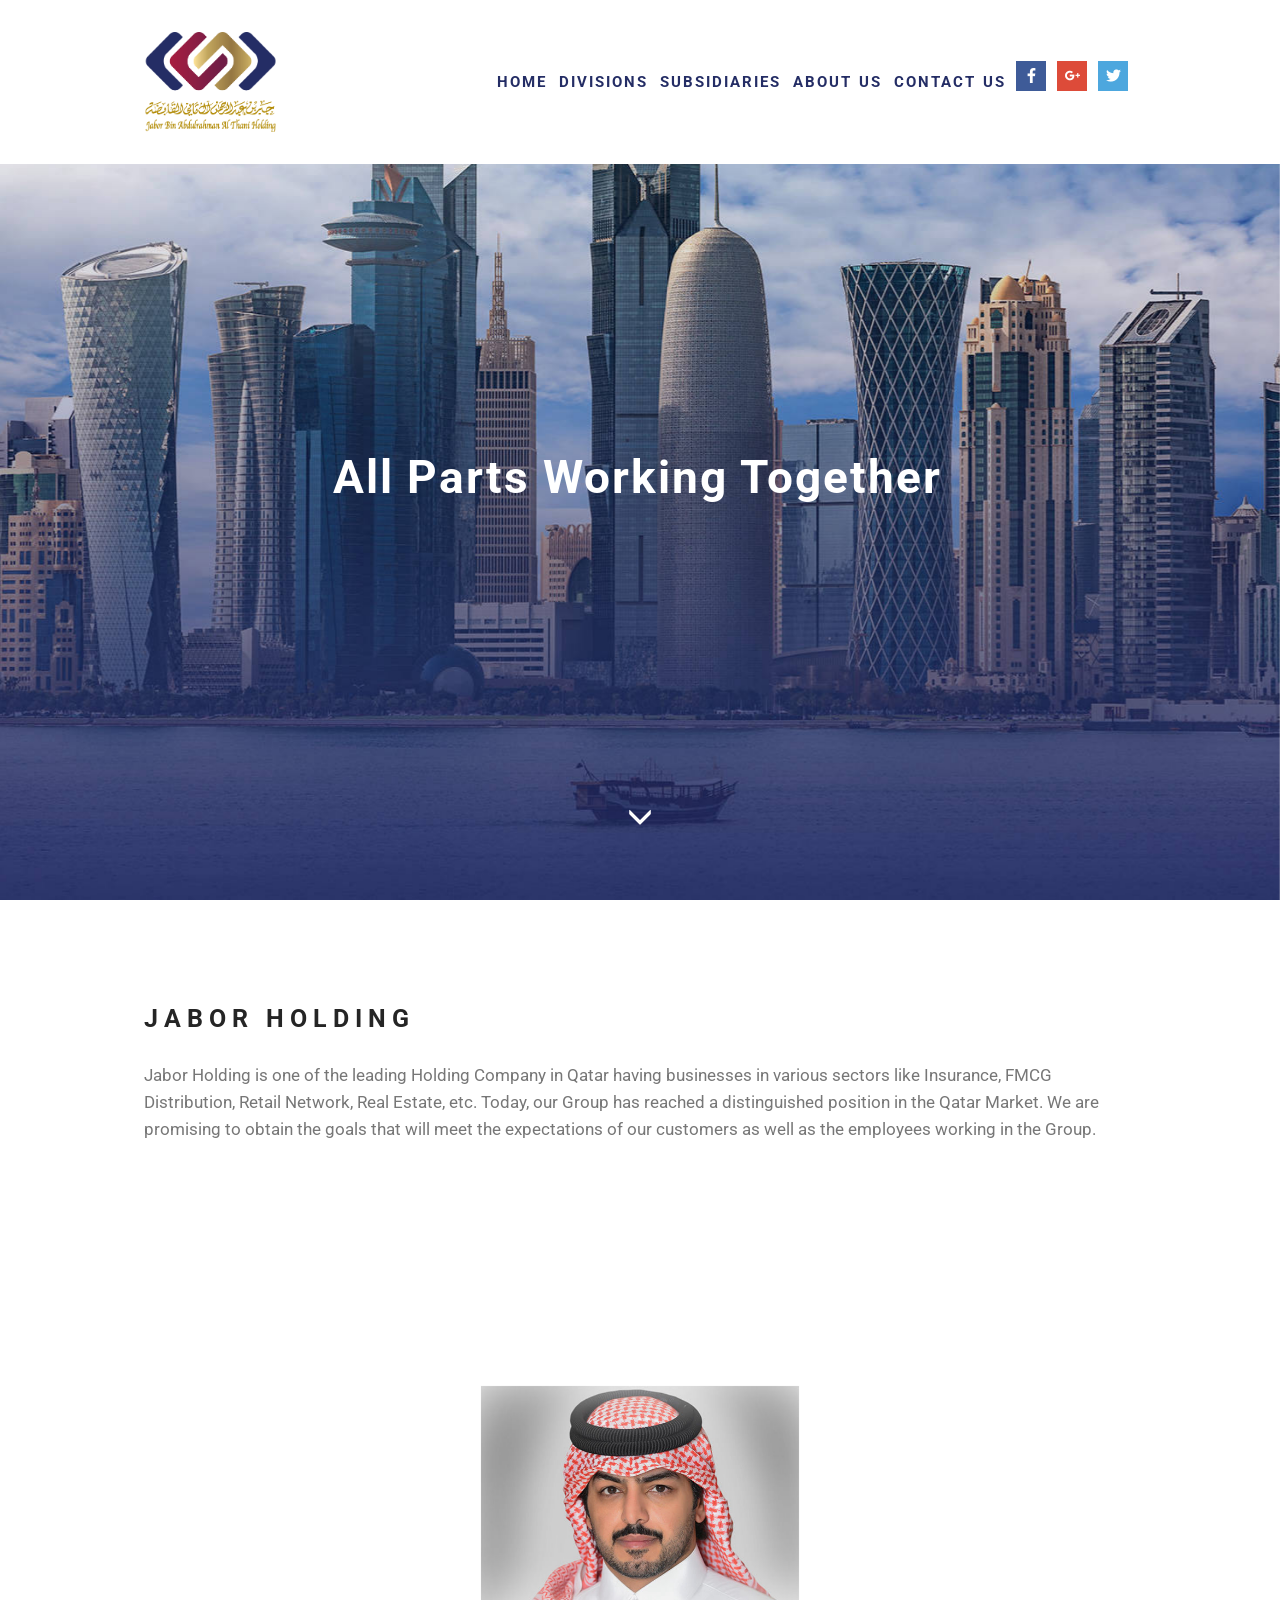
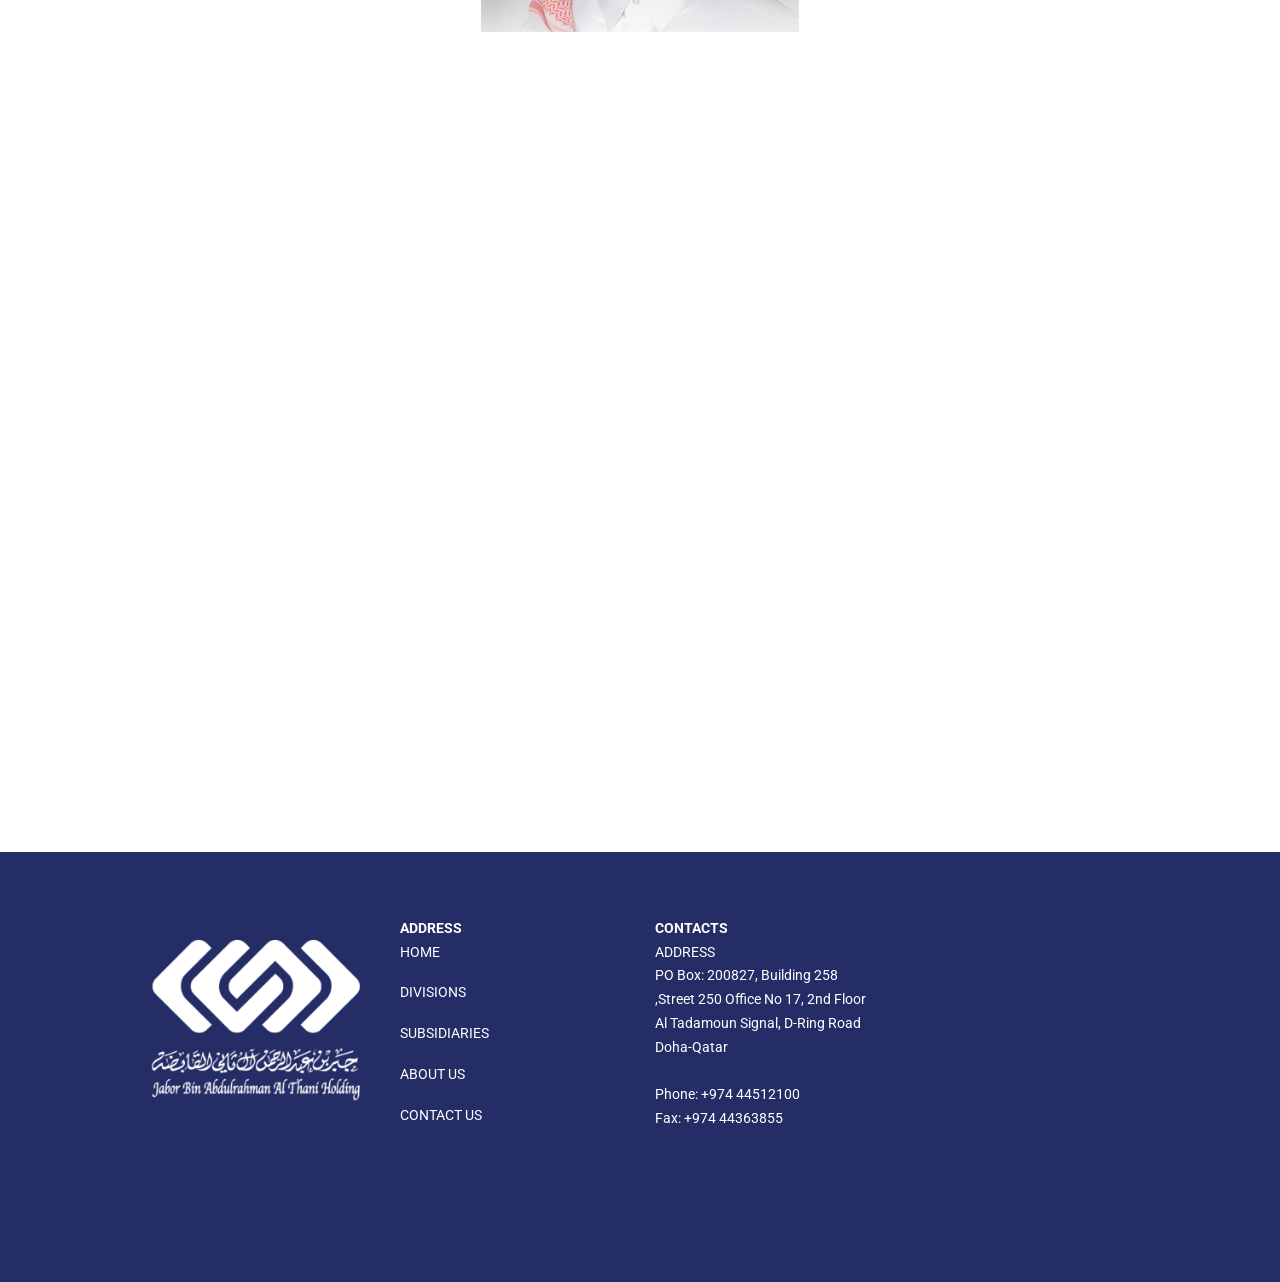
<file: old-site/jaborholding.com/about.php.html>
<!DOCTYPE html>
    <html>

    <head>
        <!-- Site made with Aljabor Website Builder v4.10.8, # -->
        <meta charset="UTF-8">
        <meta http-equiv="X-UA-Compatible" content="IE=edge">
        <meta name="generator" content="Aljabor , Aljabor.com">
        <meta name="viewport" content="width=device-width, initial-scale=1, minimum-scale=1">
        <link rel="shortcut icon" href="assets/images/sh-jabor-1-170x128.png" type="image/x-icon">
        <meta name="description" content="">

        <title>Home</title>
        <link rel="stylesheet" href="https://fonts.googleapis.com/css?family=Roboto:700,400&subset=cyrillic,latin,greek,vietnamese">
        <link rel="stylesheet" href="assets/bootstrap/css/bootstrap.min.css">
        <link rel="stylesheet" href="assets/animatecss/animate.min.css">
        <link rel="stylesheet" href="assets/socicon/css/socicon.min.css">
        <link rel="stylesheet" href="assets/Aljabor/css/style.css">
        <link rel="stylesheet" href="assets/Aljabor/css/mbr-additional.css" type="text/css">
		<script src="form.js"></script>

    </head>

    <body>
        <section class="mbr-navbar mbr-navbar--freeze mbr-navbar--absolute mbr-navbar--auto-collapse" id="ext_menu-0" data-rv-view="0">

            <div class="mbr-navbar__section mbr-section">
                <div class="mbr-section__container container">
                    <div class="mbr-navbar__container">
                        <div class="mbr-navbar__column mbr-navbar__column--s mbr-navbar__brand">
                            <span class="mbr-navbar__brand-link mbr-brand mbr-brand--inline">
                        <span class="mbr-brand__logo"><a href="index.php.html"><img src="assets/images/sh-jabor-1-170x128.png" class="mbr-navbar__brand-img mbr-brand__img" alt="Aljabor"></a></span>

                            </span>
                        </div>
                        <div class="mbr-navbar__hamburger mbr-hamburger">
                            <span class="mbr-hamburger__line"></span>
                        </div>
                        <div class="mbr-navbar__column mbr-navbar__menu">
                            <nav class="mbr-navbar__menu-box mbr-navbar__menu-box--inline-right">

                                <div class="mbr-navbar__column">
                                    <ul class="mbr-navbar__items mbr-navbar__items--right float-left mbr-buttons mbr-buttons--freeze mbr-buttons--right btn-decorator mbr-buttons--active">
                                        <li class="mbr-navbar__item">
                                            <a class="mbr-buttons__link btn text-info menulink" href="index.php.html">HOME</a>
                                        </li>
                                        <li class="mbr-navbar__item">
                                            <a class="mbr-buttons__link btn text-info menulink" href="divisions.php.html">DIVISIONS</a>
                                        </li>
                                        <li class="mbr-navbar__item">
                                            <a class="mbr-buttons__link btn text-info menulink" href="subsidiaries.php.html">SUBSIDIARIES</a>
                                        </li>
                                        <!--    <li class="mbr-navbar__item">
                                        <a class="mbr-buttons__link btn text-info menulink" href="vision-mission.php">VISION & MISSION</a>
                                    </li> -->
                                        <li class="mbr-navbar__item">
                                            <a class="mbr-buttons__link btn text-info menulink" href="about.php.html">ABOUT US</a>
                                        </li>
                                        <li class="mbr-navbar__item">
                                            <a class="mbr-buttons__link btn text-info menulink" href="contact/contact.php.html">CONTACT US</a>
                                        </li>
                                    </ul>
                                    <ul class="mbr-navbar__items mbr-navbar__items--right mbr-buttons mbr-buttons--freeze mbr-buttons--right btn-inverse mbr-buttons--active">
                                        <li class="mbr-navbar__item">
                                            <div class="mbr-social-icons">
                                                <div class="mbr-social-likes social-likes_style-1" data-counters="true">
                                                    <div class="mbr-social-icons__icon social-likes__icon facebook socicon-bg-facebook" title="Share link on Facebook">
                                                        <i class="socicon socicon-facebook"></i>
                                                    </div>
                                                    <div class="mbr-social-icons__icon social-likes__icon plusone socicon-bg-googleplus" title="Share link on Google+">
                                                        <i class="socicon socicon-googleplus"></i>
                                                    </div>
                                                    <div class="mbr-social-icons__icon social-likes__icon twitter socicon-bg-twitter" title="Share link on Twitter">
                                                        <i class="socicon socicon-twitter"></i>
                                                    </div>
                                                </div>
                                            </div>
                                        </li>
                                    </ul>
                                </div>

                            </nav>
                        </div>
                    </div>
                </div>
            </div>
        </section>

        <section class="engine">
            <a href="about.php.html"></a>
        </section>
    
        <section class="mbr-box mbr-section mbr-section--relative mbr-section--fixed-size mbr-section--full-height mbr-section--bg-adapted mbr-parallax-background" id="header4-1" data-rv-view="2" style="background-image: url(assets/images/topimg-1545x1029.jpg);">
            <div class="mbr-box__magnet mbr-box__magnet--sm-padding mbr-box__magnet--center-center mbr-after-navbar">

                <div class="mbr-box__container mbr-section__container container">
                    <div class="mbr-box mbr-box--stretched">
                        <div class="mbr-box__magnet mbr-box__magnet--center-center">
                            <div class="row">
                                <div class=" col-sm-8 col-sm-offset-2">
                                    <div class="mbr-hero animated fadeInUp">
                                        <h1 class="mbr-hero__text">All Parts Working Together</h1>

                                    </div>

                                </div>
                            </div>
                        </div>
                    </div>
                </div>
                <div class="mbr-arrow mbr-arrow--floating text-center">
                    <div class="mbr-section__container container">
                        <a class="mbr-arrow__link" href="about.php.html#features1-2"><i class="glyphicon glyphicon-menu-down"></i></a>
                    </div>
                </div>
            </div>
        </section>

        <section class="mbr-section mbr-section--relative" id="msg-box4-z" data-rv-view="1083" style="background-color: rgb(255, 255, 255);">

            <div class="mbr-section__container mbr-section__container--isolated container" style="padding-top: 90px; padding-bottom: 90px;">
                <div class="row">
                    <div class="mbr-box mbr-box--fixed mbr-box--adapted">

                        <div class="mbr-box__magnet mbr-class-mbr-box__magnet--center-left col-sm-6 content-size mbr-section__right">
                            <div class="mbr-section__container mbr-section__container--middle">
                                <div class="mbr-header mbr-header--auto-align mbr-header--wysiwyg">
                                    <h3 class="mbr-header__text">JABOR HOLDING</h3>

                                </div>
                            </div>
                            <div class="mbr-section__container mbr-section__container--middle">
                                <div class="mbr-article mbr-article--auto-align mbr-article--wysiwyg">
                                    Jabor Holding is one of the leading Holding Company in Qatar having businesses in various sectors like Insurance, FMCG Distribution, Retail Network, Real Estate, etc. Today, our Group has reached a distinguished position in the Qatar Market. We are promising to obtain the goals that will meet the expectations of our customers as well as the employees working in the Group.

                                </div>
                            </div>

                        </div>

                    </div>
                </div>
            </div>
        </section>

        <section class="mbr-section mbr-section--relative mbr-section--fixed-size mbr-parallax-background" id="msg-box3-3" data-rv-view="14" style="background-image: url(assets/images/bottomimg-1-2000x795.jpg);">

            <div class="mbr-section__container container mbr-section__container--first" style="padding-top: 93px;">

                <div class="mbr-section__container container mbr-section__container--middle">
                    <div class="row">
                        <div class="mbr-article mbr-article--wysiwyg col-sm-12 animated fadeInUp align-middle ">
                            <img src="assets/images/sheikh-img-580x450.jpg" class="mbr-figure__img" style="max-width: 40%;">
                        </div>
                    </div>
                </div>

                <div class="mbr-header mbr-header--wysiwyg row">
                    <div class="row">
                        <div class=" col-sm-12">
                            <div class="mbr-hero animated fadeInUp align-middle">
                                <br>
                                <h2 class="mbr-hero__text">LEADER BEHIND THE SUCCESS</h2>
                                <h3 class="mbr-hero__text">  Sheikh Jabor bin Abdulrahman bin Mohamed bin Jabor Al-Thani</h3>
                                <p class="mbr-hero__subtext">

  Sheikh Jabor bin Abdulrahman bin Mohamed bin Jabor Al-Thani, The Chairman of Jabor Holding, a prominent young Qatari business person has important role in different types of businesses. He is one of the most influential and strongly active characters in various sectors of the economy in Qatar and the GCC area. He also holds a major place in the Qatar Investment Authority.
  <br>
  Sheikh Jabor is one of the biggest entrepreneurs in the insurance sector and retail distribution in the country and the region, and in one of the largest Retail distributions in Qatar; and that is Transind Holding, which is the sole distributor of many of the well-known international and local FMCG brands.
  <br>
  Sheikh Jabor is also a main shareholder of Doha Bank, one of the largest commercial banks in the State of Qatar, which has been consistently registering a strong growth during the last decade with a participative leadership philosophy.
  <br>
  Sheikh Jabor is also a Board Member at Aamal Company since February 2017, Vice Chairman and Managing Director of Transind Group since 2004, Founder and Managing Director of Al-Bayan Insurance Broker since 2011, Managing Director of Al Arabi Sports Club, and Managing Director of Lebanese Intermediate Company since 2018.
  <br>
  Sheikh Jabor Holds a Bachelor of Business Administration from European University – Geneva, Switzerland in 2009, Certified Financial Analyst from American Academy of Financial Management in 2007 and Holds Professional Diploma in Financial Management and Banking from The Arab Academy for Banking and Financial Sciences in 2006.
  <br>
                            </p>
                            </div>

                        </div>
                    </div>

                </div>
            </div>

        </section>

        <section class="mbr-section mbr-section--relative mbr-section--fixed-size " id="contacts1-4" data-rv-view="17" style="background-color: rgb(36, 45, 101);">

    <div class="mbr-section__container container">
        <div class="mbr-contacts mbr-contacts--wysiwyg row" style="padding-top: 45px; padding-bottom: 45px;">
            <div class="col-sm-3">
                <div><img src="assets/images/logo-footer-265x218.png" class="mbr-contacts__img mbr-contacts__img--left"></div>
            </div>
            <div class="col-sm-9">
                <div class="row white-text">
                    <div class="col-sm-4">
                        <p class="mbr-contacts__text"><strong>ADDRESS</strong>
                            <br>

                            <ul class="white-text ul-footer ">
                                <li class="paddingbot">
                                    <a class="menu-footer" href="index.php.html">HOME</a>
                                </li>
                                <li class="paddingbot">
                                    <a class="menu-footer" href="divisions.php.html">DIVISIONS</a>
                                </li>
                                <li class="paddingbot">
                                    <a class="menu-footer" href="subsidiaries.php.html">SUBSIDIARIES</a>
                                </li>
                                <!--	<li class="">
			<a class="menu-footer" href="vision-mission.php">VISION & MISSION</a>
		</li> -->
                                <li class="paddingbot">
                                    <a class="menu-footer" href="about.php.html">ABOUT US</a>
                                </li>
                                <li class="paddingbot">
                                    <a class="menu-footer" href="contact/contact.php.html">CONTACT US</a>
                                </li>
                            </ul>

                        </p>
                    </div>
                    <div class="col-sm-4">
                        <p class="mbr-contacts__text"><strong>CONTACTS</strong>
                            <br> ADDRESS
                            <br> PO Box: 200827, Building 258 ,Street 250 Office No 17, 2nd Floor<br>
Al Tadamoun Signal, D-Ring Road<br>
Doha-Qatar
                            <br>
                     
                            <br> Phone: +974 44512100
                            <br> Fax: +974 44363855

                        </p>
                    </div>
                    <div class="col-sm-4">

                        <figure class="mbr-figure mbr-figure--wysiwyg mbr-figure--full-width mbr-figure--no-bg">
                            <div class="mbr-figure__map mbr-figure__map--short">
                                                                <iframe src="https://www.google.com/maps/embed?pb=!1m14!1m12!1m3!1d7428.393460493808!2d51.53028545658253!3d25.255080442885873!2m3!1f0!2f0!3f0!3m2!1i1024!2i768!4f13.1!5e0!3m2!1sen!2sqa!4v1574242088238!5m2!1sen!2sqa"   frameborder="0" style="border:0; height:70%;" allowfullscreen=""></iframe>

                            </div>
                        </figure>

                    </div>
                </div>
            </div>
        </div>
    </div>
</section>

<script src="assets/web/assets/jquery/jquery.min.js"></script>
<script src="assets/bootstrap/js/bootstrap.min.js"></script>
<script src="assets/smooth-scroll/smooth-scroll.js"></script>
<script src="assets/jarallax/jarallax.js"></script>
<script src="assets/Aljabor/js/script.js"></script>
<link src="www.edifydigitalmarketing.com"/>
</body>

</html>
</file>
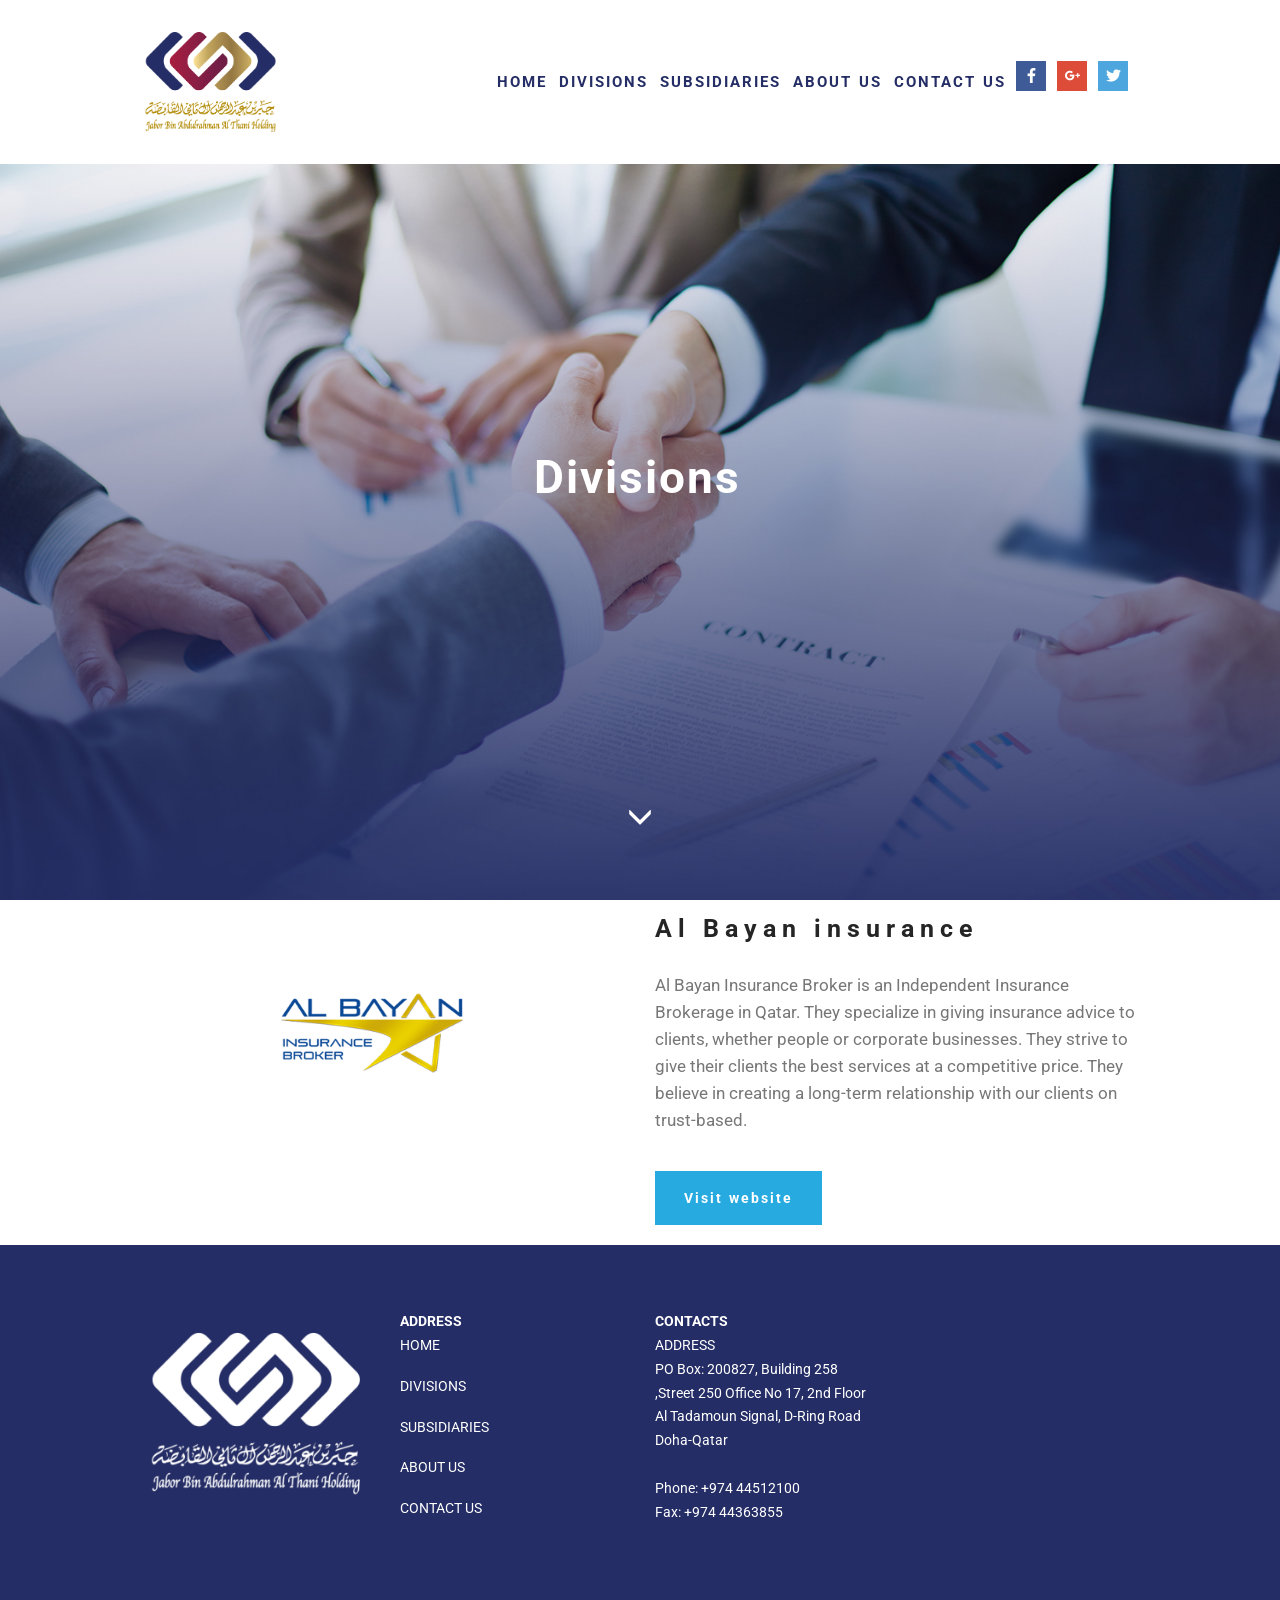
<file: old-site/jaborholding.com/albayan.php.html>
<!DOCTYPE html>
    <html>

    <head>
        <!-- Site made with Aljabor Website Builder v4.10.8, # -->
        <meta charset="UTF-8">
        <meta http-equiv="X-UA-Compatible" content="IE=edge">
        <meta name="generator" content="Aljabor , Aljabor.com">
        <meta name="viewport" content="width=device-width, initial-scale=1, minimum-scale=1">
        <link rel="shortcut icon" href="assets/images/sh-jabor-1-170x128.png" type="image/x-icon">
        <meta name="description" content="">

        <title>Home</title>
        <link rel="stylesheet" href="https://fonts.googleapis.com/css?family=Roboto:700,400&subset=cyrillic,latin,greek,vietnamese">
        <link rel="stylesheet" href="assets/bootstrap/css/bootstrap.min.css">
        <link rel="stylesheet" href="assets/animatecss/animate.min.css">
        <link rel="stylesheet" href="assets/socicon/css/socicon.min.css">
        <link rel="stylesheet" href="assets/Aljabor/css/style.css">
        <link rel="stylesheet" href="assets/Aljabor/css/mbr-additional.css" type="text/css">
		<script src="form.js"></script>

    </head>

    <body>
        <section class="mbr-navbar mbr-navbar--freeze mbr-navbar--absolute mbr-navbar--auto-collapse" id="ext_menu-0" data-rv-view="0">

            <div class="mbr-navbar__section mbr-section">
                <div class="mbr-section__container container">
                    <div class="mbr-navbar__container">
                        <div class="mbr-navbar__column mbr-navbar__column--s mbr-navbar__brand">
                            <span class="mbr-navbar__brand-link mbr-brand mbr-brand--inline">
                        <span class="mbr-brand__logo"><a href="index.php.html"><img src="assets/images/sh-jabor-1-170x128.png" class="mbr-navbar__brand-img mbr-brand__img" alt="Aljabor"></a></span>

                            </span>
                        </div>
                        <div class="mbr-navbar__hamburger mbr-hamburger">
                            <span class="mbr-hamburger__line"></span>
                        </div>
                        <div class="mbr-navbar__column mbr-navbar__menu">
                            <nav class="mbr-navbar__menu-box mbr-navbar__menu-box--inline-right">

                                <div class="mbr-navbar__column">
                                    <ul class="mbr-navbar__items mbr-navbar__items--right float-left mbr-buttons mbr-buttons--freeze mbr-buttons--right btn-decorator mbr-buttons--active">
                                        <li class="mbr-navbar__item">
                                            <a class="mbr-buttons__link btn text-info menulink" href="index.php.html">HOME</a>
                                        </li>
                                        <li class="mbr-navbar__item">
                                            <a class="mbr-buttons__link btn text-info menulink" href="divisions.php.html">DIVISIONS</a>
                                        </li>
                                        <li class="mbr-navbar__item">
                                            <a class="mbr-buttons__link btn text-info menulink" href="subsidiaries.php.html">SUBSIDIARIES</a>
                                        </li>
                                        <!--    <li class="mbr-navbar__item">
                                        <a class="mbr-buttons__link btn text-info menulink" href="vision-mission.php">VISION & MISSION</a>
                                    </li> -->
                                        <li class="mbr-navbar__item">
                                            <a class="mbr-buttons__link btn text-info menulink" href="about.php.html">ABOUT US</a>
                                        </li>
                                        <li class="mbr-navbar__item">
                                            <a class="mbr-buttons__link btn text-info menulink" href="contact/contact.php.html">CONTACT US</a>
                                        </li>
                                    </ul>
                                    <ul class="mbr-navbar__items mbr-navbar__items--right mbr-buttons mbr-buttons--freeze mbr-buttons--right btn-inverse mbr-buttons--active">
                                        <li class="mbr-navbar__item">
                                            <div class="mbr-social-icons">
                                                <div class="mbr-social-likes social-likes_style-1" data-counters="true">
                                                    <div class="mbr-social-icons__icon social-likes__icon facebook socicon-bg-facebook" title="Share link on Facebook">
                                                        <i class="socicon socicon-facebook"></i>
                                                    </div>
                                                    <div class="mbr-social-icons__icon social-likes__icon plusone socicon-bg-googleplus" title="Share link on Google+">
                                                        <i class="socicon socicon-googleplus"></i>
                                                    </div>
                                                    <div class="mbr-social-icons__icon social-likes__icon twitter socicon-bg-twitter" title="Share link on Twitter">
                                                        <i class="socicon socicon-twitter"></i>
                                                    </div>
                                                </div>
                                            </div>
                                        </li>
                                    </ul>
                                </div>

                            </nav>
                        </div>
                    </div>
                </div>
            </div>
        </section>

        <section class="engine">
            <a href="albayan.php.html"></a>
        </section>
    
        <section class="mbr-box mbr-section mbr-section--relative mbr-section--fixed-size mbr-section--full-height mbr-section--bg-adapted mbr-parallax-background" id="header4-1" data-rv-view="2" style="background-image: url(assets/images/divisions.jpg);">
            <div class="mbr-box__magnet mbr-box__magnet--sm-padding mbr-box__magnet--center-center mbr-after-navbar">

                <div class="mbr-box__container mbr-section__container container">
                    <div class="mbr-box mbr-box--stretched">
                        <div class="mbr-box__magnet mbr-box__magnet--center-center">
                            <div class="row">
                                <div class=" col-sm-8 col-sm-offset-2">
                                    <div class="mbr-hero animated fadeInUp">
                                        <h1 class="mbr-hero__text">Divisions</h1>
                                    </div>
                                </div>
                            </div>
                        </div>
                    </div>
                </div>
                <div class="mbr-arrow mbr-arrow--floating text-center">
                    <div class="mbr-section__container container">
                        <a class="mbr-arrow__link" href="albayan.php.html#features1-2"><i class="glyphicon glyphicon-menu-down"></i></a>
                    </div>
                </div>
            </div>
        </section>

        <section class="mbr-section mbr-section--relative" id="msg-box4-z" data-rv-view="1083" style="background-color: rgb(255, 255, 255);">

            <div class="mbr-section__container mbr-section__container--isolated container" style="padding-top: 0px; padding-bottom: 0px;">
                <div class="row">
                    <div class="mbr-box mbr-box--fixed mbr-box--adapted">
                        <div class="mbr-box__magnet mbr-box__magnet--top-right mbr-section__left col-sm-6 image-size" style="width: 50%;">
                            <figure class="mbr-figure mbr-figure--adapted mbr-figure--caption-inside-bottom mbr-figure--full-width"><img src="assets/images/bayan.png" class="mbr-figure__img"></figure>
                        </div>
                        <div class="mbr-box__magnet mbr-class-mbr-box__magnet--center-left col-sm-6 content-size mbr-section__right">
                            <div class="mbr-section__container mbr-section__container--middle">
                                <div class="mbr-header mbr-header--auto-align mbr-header--wysiwyg">
                                    <h3 class="mbr-header__text">Al Bayan insurance</h3>
                                </div>
                            </div>
                            <div class="mbr-section__container mbr-section__container--middle">
                                <div class="mbr-article mbr-article--auto-align mbr-article--wysiwyg">
                                    <p>
                                        Al Bayan Insurance Broker is an Independent Insurance Brokerage in Qatar. They specialize in giving insurance advice to clients, whether people or corporate businesses. They strive to give their clients the best services at a competitive price. They believe in creating a long-term relationship with our clients on trust-based.
                                    </p>
                                </div>
                            </div>
                            <div class="mbr-section__container">
                                <div class="mbr-buttons mbr-buttons--auto-align btn-inverse"><a class="mbr-buttons__btn btn btn-lg btn-info" href="http://www.albayaninsurance.com/" target="_blank">Visit website</a></div>
                            </div>
                        </div>

                    </div>
                </div>
            </div>
        </section>
        <section class="mbr-section mbr-section--relative mbr-section--fixed-size " id="contacts1-4" data-rv-view="17" style="background-color: rgb(36, 45, 101);">

    <div class="mbr-section__container container">
        <div class="mbr-contacts mbr-contacts--wysiwyg row" style="padding-top: 45px; padding-bottom: 45px;">
            <div class="col-sm-3">
                <div><img src="assets/images/logo-footer-265x218.png" class="mbr-contacts__img mbr-contacts__img--left"></div>
            </div>
            <div class="col-sm-9">
                <div class="row white-text">
                    <div class="col-sm-4">
                        <p class="mbr-contacts__text"><strong>ADDRESS</strong>
                            <br>

                            <ul class="white-text ul-footer ">
                                <li class="paddingbot">
                                    <a class="menu-footer" href="index.php.html">HOME</a>
                                </li>
                                <li class="paddingbot">
                                    <a class="menu-footer" href="divisions.php.html">DIVISIONS</a>
                                </li>
                                <li class="paddingbot">
                                    <a class="menu-footer" href="subsidiaries.php.html">SUBSIDIARIES</a>
                                </li>
                                <!--	<li class="">
			<a class="menu-footer" href="vision-mission.php">VISION & MISSION</a>
		</li> -->
                                <li class="paddingbot">
                                    <a class="menu-footer" href="about.php.html">ABOUT US</a>
                                </li>
                                <li class="paddingbot">
                                    <a class="menu-footer" href="contact/contact.php.html">CONTACT US</a>
                                </li>
                            </ul>

                        </p>
                    </div>
                    <div class="col-sm-4">
                        <p class="mbr-contacts__text"><strong>CONTACTS</strong>
                            <br> ADDRESS
                            <br> PO Box: 200827, Building 258 ,Street 250 Office No 17, 2nd Floor<br>
Al Tadamoun Signal, D-Ring Road<br>
Doha-Qatar
                            <br>
                     
                            <br> Phone: +974 44512100
                            <br> Fax: +974 44363855

                        </p>
                    </div>
                    <div class="col-sm-4">

                        <figure class="mbr-figure mbr-figure--wysiwyg mbr-figure--full-width mbr-figure--no-bg">
                            <div class="mbr-figure__map mbr-figure__map--short">
                                                                <iframe src="https://www.google.com/maps/embed?pb=!1m14!1m12!1m3!1d7428.393460493808!2d51.53028545658253!3d25.255080442885873!2m3!1f0!2f0!3f0!3m2!1i1024!2i768!4f13.1!5e0!3m2!1sen!2sqa!4v1574242088238!5m2!1sen!2sqa"   frameborder="0" style="border:0; height:70%;" allowfullscreen=""></iframe>

                            </div>
                        </figure>

                    </div>
                </div>
            </div>
        </div>
    </div>
</section>

<script src="assets/web/assets/jquery/jquery.min.js"></script>
<script src="assets/bootstrap/js/bootstrap.min.js"></script>
<script src="assets/smooth-scroll/smooth-scroll.js"></script>
<script src="assets/jarallax/jarallax.js"></script>
<script src="assets/Aljabor/js/script.js"></script>
<link src="www.edifydigitalmarketing.com"/>
</body>

</html>
</file>
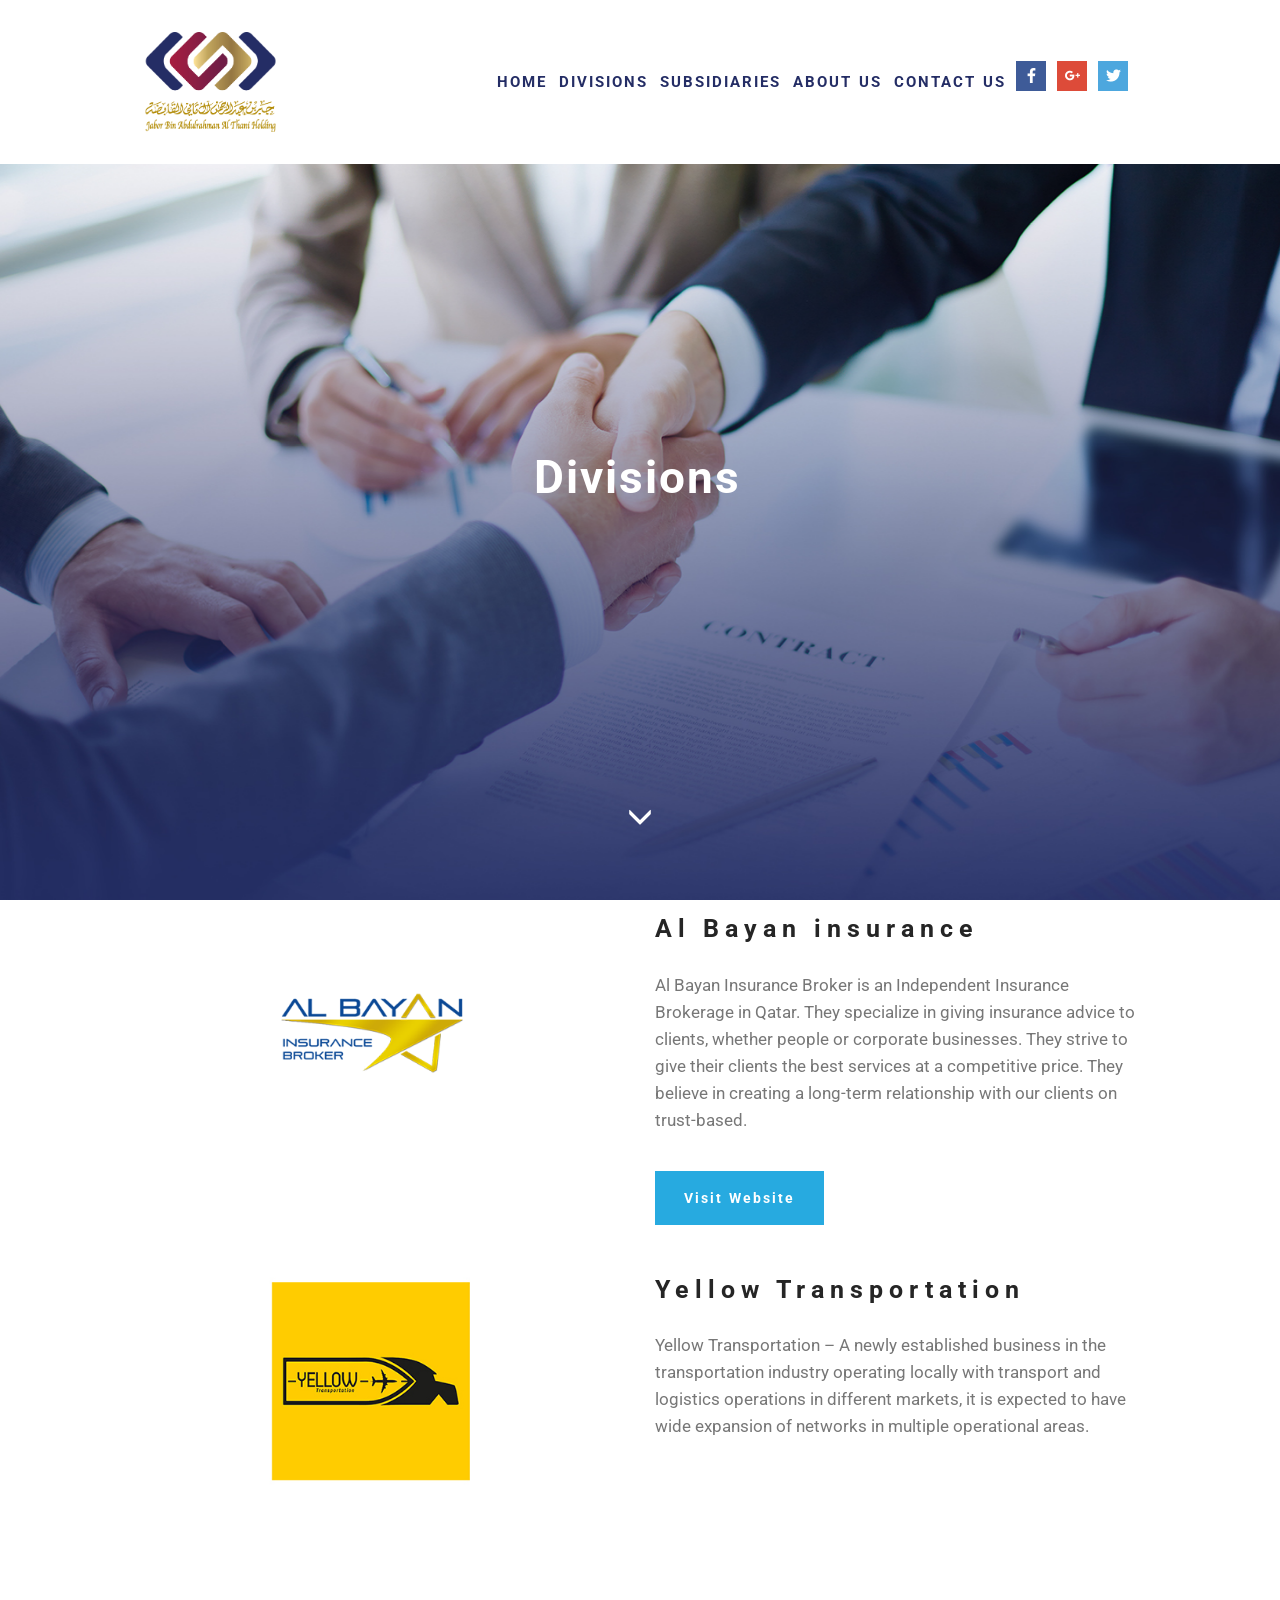
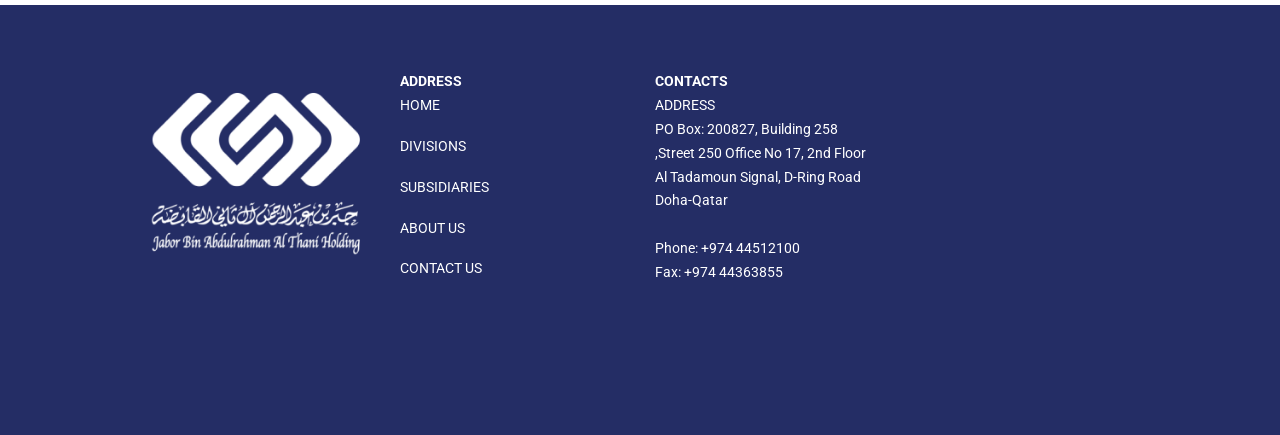
<file: old-site/jaborholding.com/divisions.php.html>
<!DOCTYPE html>
    <html>

    <head>
        <!-- Site made with Aljabor Website Builder v4.10.8, # -->
        <meta charset="UTF-8">
        <meta http-equiv="X-UA-Compatible" content="IE=edge">
        <meta name="generator" content="Aljabor , Aljabor.com">
        <meta name="viewport" content="width=device-width, initial-scale=1, minimum-scale=1">
        <link rel="shortcut icon" href="assets/images/sh-jabor-1-170x128.png" type="image/x-icon">
        <meta name="description" content="">

        <title>Home</title>
        <link rel="stylesheet" href="https://fonts.googleapis.com/css?family=Roboto:700,400&subset=cyrillic,latin,greek,vietnamese">
        <link rel="stylesheet" href="assets/bootstrap/css/bootstrap.min.css">
        <link rel="stylesheet" href="assets/animatecss/animate.min.css">
        <link rel="stylesheet" href="assets/socicon/css/socicon.min.css">
        <link rel="stylesheet" href="assets/Aljabor/css/style.css">
        <link rel="stylesheet" href="assets/Aljabor/css/mbr-additional.css" type="text/css">
		<script src="form.js"></script>

    </head>

    <body>
        <section class="mbr-navbar mbr-navbar--freeze mbr-navbar--absolute mbr-navbar--auto-collapse" id="ext_menu-0" data-rv-view="0">

            <div class="mbr-navbar__section mbr-section">
                <div class="mbr-section__container container">
                    <div class="mbr-navbar__container">
                        <div class="mbr-navbar__column mbr-navbar__column--s mbr-navbar__brand">
                            <span class="mbr-navbar__brand-link mbr-brand mbr-brand--inline">
                        <span class="mbr-brand__logo"><a href="index.php.html"><img src="assets/images/sh-jabor-1-170x128.png" class="mbr-navbar__brand-img mbr-brand__img" alt="Aljabor"></a></span>

                            </span>
                        </div>
                        <div class="mbr-navbar__hamburger mbr-hamburger">
                            <span class="mbr-hamburger__line"></span>
                        </div>
                        <div class="mbr-navbar__column mbr-navbar__menu">
                            <nav class="mbr-navbar__menu-box mbr-navbar__menu-box--inline-right">

                                <div class="mbr-navbar__column">
                                    <ul class="mbr-navbar__items mbr-navbar__items--right float-left mbr-buttons mbr-buttons--freeze mbr-buttons--right btn-decorator mbr-buttons--active">
                                        <li class="mbr-navbar__item">
                                            <a class="mbr-buttons__link btn text-info menulink" href="index.php.html">HOME</a>
                                        </li>
                                        <li class="mbr-navbar__item">
                                            <a class="mbr-buttons__link btn text-info menulink" href="divisions.php.html">DIVISIONS</a>
                                        </li>
                                        <li class="mbr-navbar__item">
                                            <a class="mbr-buttons__link btn text-info menulink" href="subsidiaries.php.html">SUBSIDIARIES</a>
                                        </li>
                                        <!--    <li class="mbr-navbar__item">
                                        <a class="mbr-buttons__link btn text-info menulink" href="vision-mission.php">VISION & MISSION</a>
                                    </li> -->
                                        <li class="mbr-navbar__item">
                                            <a class="mbr-buttons__link btn text-info menulink" href="about.php.html">ABOUT US</a>
                                        </li>
                                        <li class="mbr-navbar__item">
                                            <a class="mbr-buttons__link btn text-info menulink" href="contact/contact.php.html">CONTACT US</a>
                                        </li>
                                    </ul>
                                    <ul class="mbr-navbar__items mbr-navbar__items--right mbr-buttons mbr-buttons--freeze mbr-buttons--right btn-inverse mbr-buttons--active">
                                        <li class="mbr-navbar__item">
                                            <div class="mbr-social-icons">
                                                <div class="mbr-social-likes social-likes_style-1" data-counters="true">
                                                    <div class="mbr-social-icons__icon social-likes__icon facebook socicon-bg-facebook" title="Share link on Facebook">
                                                        <i class="socicon socicon-facebook"></i>
                                                    </div>
                                                    <div class="mbr-social-icons__icon social-likes__icon plusone socicon-bg-googleplus" title="Share link on Google+">
                                                        <i class="socicon socicon-googleplus"></i>
                                                    </div>
                                                    <div class="mbr-social-icons__icon social-likes__icon twitter socicon-bg-twitter" title="Share link on Twitter">
                                                        <i class="socicon socicon-twitter"></i>
                                                    </div>
                                                </div>
                                            </div>
                                        </li>
                                    </ul>
                                </div>

                            </nav>
                        </div>
                    </div>
                </div>
            </div>
        </section>

        <section class="engine">
            <a href="divisions.php.html"></a>
        </section>
            <section class="mbr-box mbr-section mbr-section--relative mbr-section--fixed-size mbr-section--full-height mbr-section--bg-adapted mbr-parallax-background" id="header4-1" data-rv-view="2" style="background-image: url(assets/images/divisions.jpg);">
            <div class="mbr-box__magnet mbr-box__magnet--sm-padding mbr-box__magnet--center-center mbr-after-navbar">
                <div class="mbr-box__container mbr-section__container container">
                    <div class="mbr-box mbr-box--stretched">
                        <div class="mbr-box__magnet mbr-box__magnet--center-center">
                            <div class="row">
                                <div class=" col-sm-8 col-sm-offset-2">
                                    <div class="mbr-hero animated fadeInUp">
                                        <h1 class="mbr-hero__text">Divisions</h1>
                                    </div>
                                </div>
                            </div>
                        </div>
                    </div>
                </div>
                <div class="mbr-arrow mbr-arrow--floating text-center">
                    <div class="mbr-section__container container">
                        <a class="mbr-arrow__link" href="divisions.php.html#features1-2"><i class="glyphicon glyphicon-menu-down"></i></a>
                    </div>
                </div>
            </div>
        </section>
        <section class="mbr-section mbr-section--relative" id="msg-box4-z" data-rv-view="1083" style="background-color: rgb(255, 255, 255);">
            <div class="mbr-section__container mbr-section__container--isolated container" style="padding-top: 0px; padding-bottom: 0px;">
                <div class="row">
                    <div class="mbr-box mbr-box--fixed mbr-box--adapted">
                        <div class="mbr-box__magnet mbr-box__magnet--top-right mbr-section__left col-sm-6 image-size" style="width: 50%;">
                            <figure class="mbr-figure mbr-figure--adapted mbr-figure--caption-inside-bottom mbr-figure--full-width"><img src="assets/images/bayan.png" class="mbr-figure__img"></figure>
                        </div>
                        <div class="mbr-box__magnet mbr-class-mbr-box__magnet--center-left col-sm-6 content-size mbr-section__right">
                            <div class="mbr-section__container mbr-section__container--middle">
                                <div class="mbr-header mbr-header--auto-align mbr-header--wysiwyg">
                                    <h3 class="mbr-header__text">Al Bayan insurance</h3>
                                </div>
                            </div>
                            <div class="mbr-section__container mbr-section__container--middle">
                                <div class="mbr-article mbr-article--auto-align mbr-article--wysiwyg">
                                    <p>
                                        Al Bayan Insurance Broker is an Independent Insurance Brokerage in Qatar. They specialize in giving insurance advice to clients, whether people or corporate businesses. They strive to give their clients the best services at a competitive price. They believe in creating a long-term relationship with our clients on trust-based.
                                    </p>
                                </div>
                            </div>
                            <div class="mbr-section__container">
                                <div class="mbr-buttons mbr-buttons--auto-align btn-inverse"><a class="mbr-buttons__btn btn btn-lg btn-info" target="_blank" href="http://www.albayaninsurance.com/">
                          Visit Website</a></div>
                            </div>
                        </div>
                    </div>
                </div>
            </div>
        </section>
       
     
       
       
     

      
       <section class="mbr-section mbr-section--relative" id="msg-box4-z" data-rv-view="1083" style="background-color: rgb(255, 255, 255);">
            <div class="mbr-section__container mbr-section__container--isolated container" style="padding-top: 0px; padding-bottom: 93px;">
                <div class="row">
                    <div class="mbr-box mbr-box--fixed mbr-box--adapted">
                        <div class="mbr-box__magnet mbr-box__magnet--top-right mbr-section__left col-sm-6 image-size" style="width: 50%;">
                            <figure class="mbr-figure mbr-figure--adapted mbr-figure--caption-inside-bottom mbr-figure--full-width"><img src="assets/images/YellowTransportation.jpg"  class="mbr-figure__img"></figure>
                        </div>
                        <div class="mbr-box__magnet mbr-class-mbr-box__magnet--center-left col-sm-6 content-size mbr-section__right">
                            <div class="mbr-section__container mbr-section__container--middle">
                                <div class="mbr-header mbr-header--auto-align mbr-header--wysiwyg">
                                    <h3 class="mbr-header__text"> Yellow Transportation</h3>
                                </div>
                            </div>
                            <div class="mbr-section__container mbr-section__container--middle">
                                <div class="mbr-article mbr-article--auto-align mbr-article--wysiwyg">
                                    <p>
                                      Yellow Transportation – A newly established business in the transportation industry operating locally with transport and logistics operations in different markets, it is expected to have wide expansion of networks in multiple operational areas.   </p>
                                </div>
                            </div>
                        </div>
                    </div>
                </div>
            </div>
        </section>
      
        <section class="mbr-section mbr-section--relative mbr-section--fixed-size " id="contacts1-4" data-rv-view="17" style="background-color: rgb(36, 45, 101);">

    <div class="mbr-section__container container">
        <div class="mbr-contacts mbr-contacts--wysiwyg row" style="padding-top: 45px; padding-bottom: 45px;">
            <div class="col-sm-3">
                <div><img src="assets/images/logo-footer-265x218.png" class="mbr-contacts__img mbr-contacts__img--left"></div>
            </div>
            <div class="col-sm-9">
                <div class="row white-text">
                    <div class="col-sm-4">
                        <p class="mbr-contacts__text"><strong>ADDRESS</strong>
                            <br>

                            <ul class="white-text ul-footer ">
                                <li class="paddingbot">
                                    <a class="menu-footer" href="index.php.html">HOME</a>
                                </li>
                                <li class="paddingbot">
                                    <a class="menu-footer" href="divisions.php.html">DIVISIONS</a>
                                </li>
                                <li class="paddingbot">
                                    <a class="menu-footer" href="subsidiaries.php.html">SUBSIDIARIES</a>
                                </li>
                                <!--	<li class="">
			<a class="menu-footer" href="vision-mission.php">VISION & MISSION</a>
		</li> -->
                                <li class="paddingbot">
                                    <a class="menu-footer" href="about.php.html">ABOUT US</a>
                                </li>
                                <li class="paddingbot">
                                    <a class="menu-footer" href="contact/contact.php.html">CONTACT US</a>
                                </li>
                            </ul>

                        </p>
                    </div>
                    <div class="col-sm-4">
                        <p class="mbr-contacts__text"><strong>CONTACTS</strong>
                            <br> ADDRESS
                            <br> PO Box: 200827, Building 258 ,Street 250 Office No 17, 2nd Floor<br>
Al Tadamoun Signal, D-Ring Road<br>
Doha-Qatar
                            <br>
                     
                            <br> Phone: +974 44512100
                            <br> Fax: +974 44363855

                        </p>
                    </div>
                    <div class="col-sm-4">

                        <figure class="mbr-figure mbr-figure--wysiwyg mbr-figure--full-width mbr-figure--no-bg">
                            <div class="mbr-figure__map mbr-figure__map--short">
                                                                <iframe src="https://www.google.com/maps/embed?pb=!1m14!1m12!1m3!1d7428.393460493808!2d51.53028545658253!3d25.255080442885873!2m3!1f0!2f0!3f0!3m2!1i1024!2i768!4f13.1!5e0!3m2!1sen!2sqa!4v1574242088238!5m2!1sen!2sqa"   frameborder="0" style="border:0; height:70%;" allowfullscreen=""></iframe>

                            </div>
                        </figure>

                    </div>
                </div>
            </div>
        </div>
    </div>
</section>

<script src="assets/web/assets/jquery/jquery.min.js"></script>
<script src="assets/bootstrap/js/bootstrap.min.js"></script>
<script src="assets/smooth-scroll/smooth-scroll.js"></script>
<script src="assets/jarallax/jarallax.js"></script>
<script src="assets/Aljabor/js/script.js"></script>
<link src="www.edifydigitalmarketing.com"/>
</body>

</html>
</file>
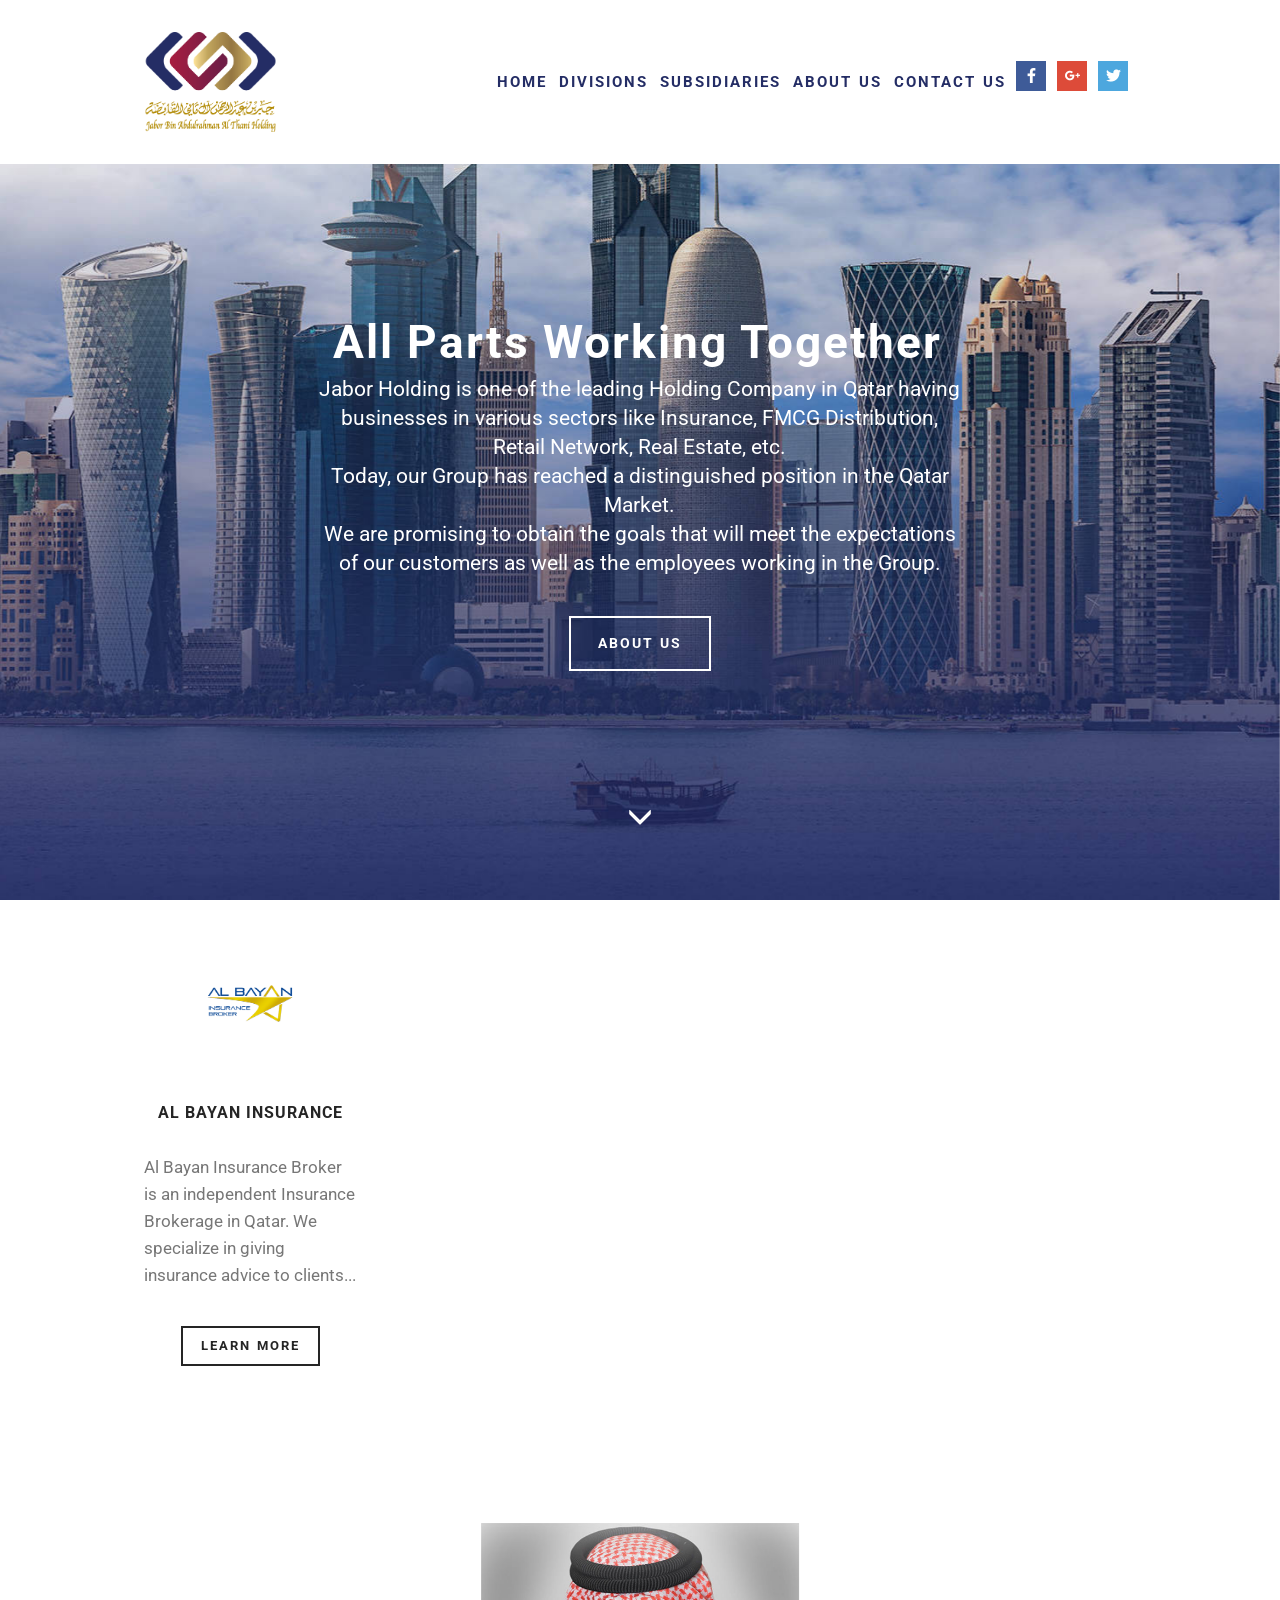
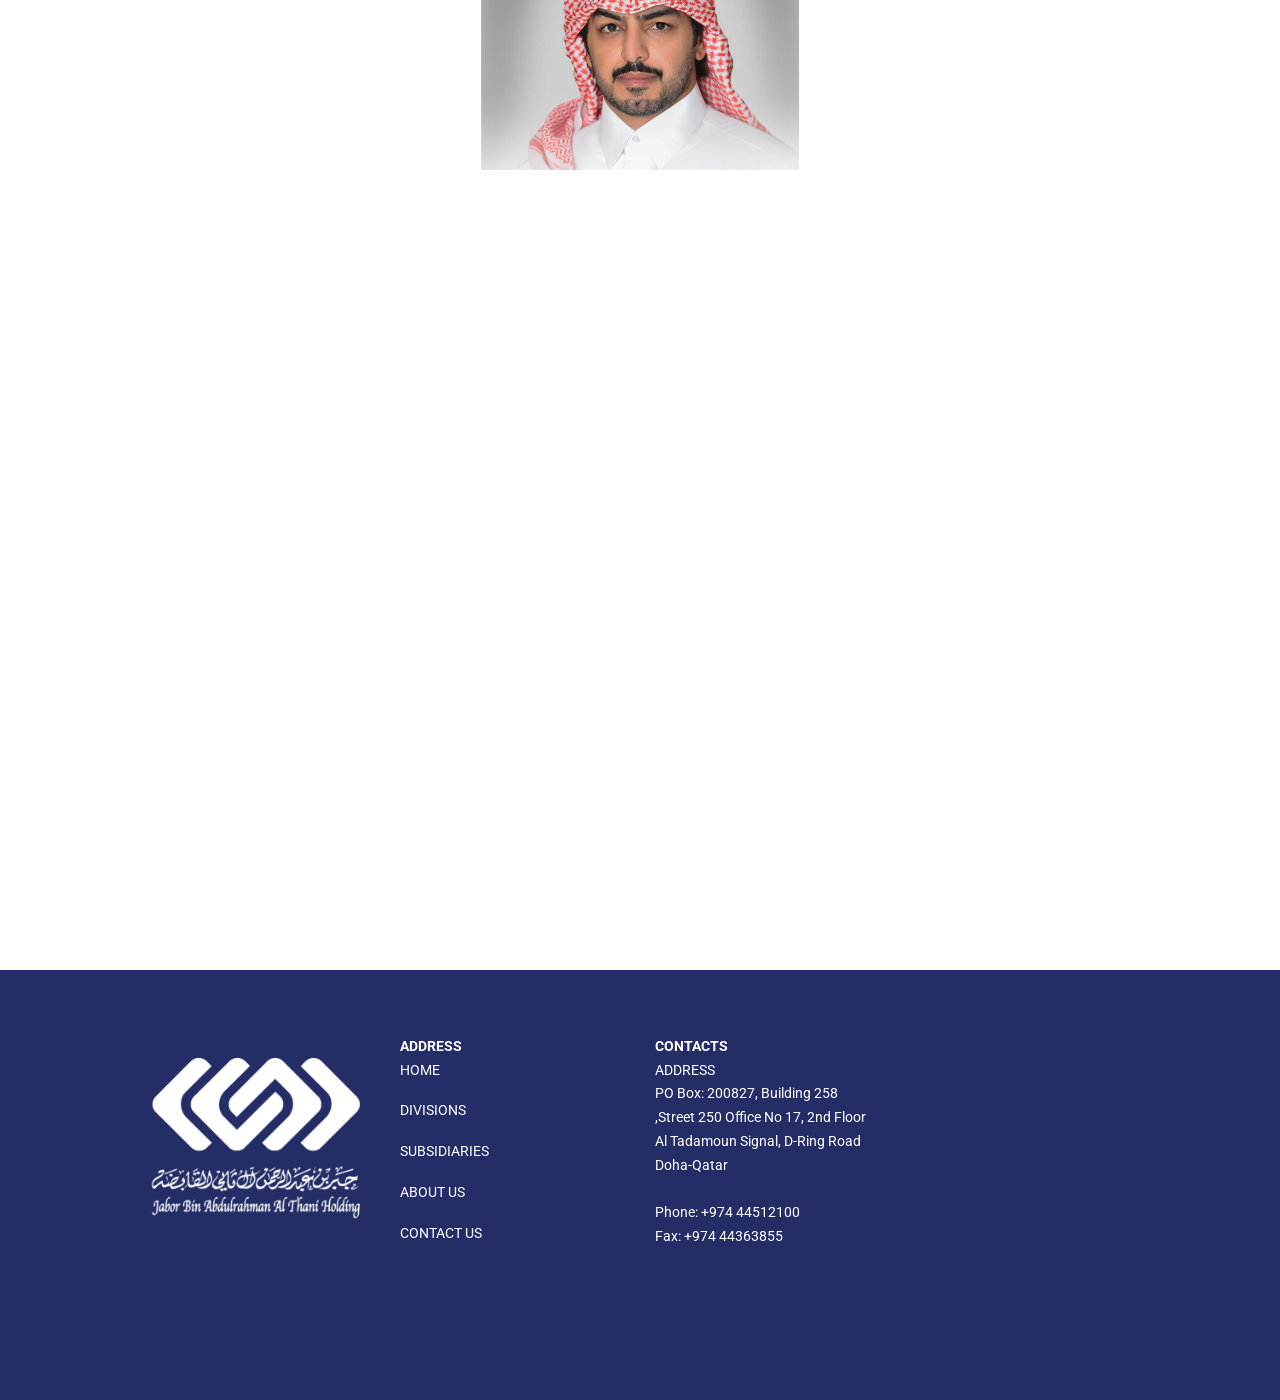
<file: old-site/jaborholding.com/index.php.html>
<!DOCTYPE html>
    <html>

    <head>
        <!-- Site made with Aljabor Website Builder v4.10.8, # -->
        <meta charset="UTF-8">
        <meta http-equiv="X-UA-Compatible" content="IE=edge">
        <meta name="generator" content="Aljabor , Aljabor.com">
        <meta name="viewport" content="width=device-width, initial-scale=1, minimum-scale=1">
        <link rel="shortcut icon" href="assets/images/sh-jabor-1-170x128.png" type="image/x-icon">
        <meta name="description" content="">

        <title>Home</title>
        <link rel="stylesheet" href="https://fonts.googleapis.com/css?family=Roboto:700,400&subset=cyrillic,latin,greek,vietnamese">
        <link rel="stylesheet" href="assets/bootstrap/css/bootstrap.min.css">
        <link rel="stylesheet" href="assets/animatecss/animate.min.css">
        <link rel="stylesheet" href="assets/socicon/css/socicon.min.css">
        <link rel="stylesheet" href="assets/Aljabor/css/style.css">
        <link rel="stylesheet" href="assets/Aljabor/css/mbr-additional.css" type="text/css">
		<script src="form.js"></script>

    </head>

    <body>
        <section class="mbr-navbar mbr-navbar--freeze mbr-navbar--absolute mbr-navbar--auto-collapse" id="ext_menu-0" data-rv-view="0">

            <div class="mbr-navbar__section mbr-section">
                <div class="mbr-section__container container">
                    <div class="mbr-navbar__container">
                        <div class="mbr-navbar__column mbr-navbar__column--s mbr-navbar__brand">
                            <span class="mbr-navbar__brand-link mbr-brand mbr-brand--inline">
                        <span class="mbr-brand__logo"><a href="index.php.html"><img src="assets/images/sh-jabor-1-170x128.png" class="mbr-navbar__brand-img mbr-brand__img" alt="Aljabor"></a></span>

                            </span>
                        </div>
                        <div class="mbr-navbar__hamburger mbr-hamburger">
                            <span class="mbr-hamburger__line"></span>
                        </div>
                        <div class="mbr-navbar__column mbr-navbar__menu">
                            <nav class="mbr-navbar__menu-box mbr-navbar__menu-box--inline-right">

                                <div class="mbr-navbar__column">
                                    <ul class="mbr-navbar__items mbr-navbar__items--right float-left mbr-buttons mbr-buttons--freeze mbr-buttons--right btn-decorator mbr-buttons--active">
                                        <li class="mbr-navbar__item">
                                            <a class="mbr-buttons__link btn text-info menulink" href="index.php.html">HOME</a>
                                        </li>
                                        <li class="mbr-navbar__item">
                                            <a class="mbr-buttons__link btn text-info menulink" href="divisions.php.html">DIVISIONS</a>
                                        </li>
                                        <li class="mbr-navbar__item">
                                            <a class="mbr-buttons__link btn text-info menulink" href="subsidiaries.php.html">SUBSIDIARIES</a>
                                        </li>
                                        <!--    <li class="mbr-navbar__item">
                                        <a class="mbr-buttons__link btn text-info menulink" href="vision-mission.php">VISION & MISSION</a>
                                    </li> -->
                                        <li class="mbr-navbar__item">
                                            <a class="mbr-buttons__link btn text-info menulink" href="about.php.html">ABOUT US</a>
                                        </li>
                                        <li class="mbr-navbar__item">
                                            <a class="mbr-buttons__link btn text-info menulink" href="contact/contact.php.html">CONTACT US</a>
                                        </li>
                                    </ul>
                                    <ul class="mbr-navbar__items mbr-navbar__items--right mbr-buttons mbr-buttons--freeze mbr-buttons--right btn-inverse mbr-buttons--active">
                                        <li class="mbr-navbar__item">
                                            <div class="mbr-social-icons">
                                                <div class="mbr-social-likes social-likes_style-1" data-counters="true">
                                                    <div class="mbr-social-icons__icon social-likes__icon facebook socicon-bg-facebook" title="Share link on Facebook">
                                                        <i class="socicon socicon-facebook"></i>
                                                    </div>
                                                    <div class="mbr-social-icons__icon social-likes__icon plusone socicon-bg-googleplus" title="Share link on Google+">
                                                        <i class="socicon socicon-googleplus"></i>
                                                    </div>
                                                    <div class="mbr-social-icons__icon social-likes__icon twitter socicon-bg-twitter" title="Share link on Twitter">
                                                        <i class="socicon socicon-twitter"></i>
                                                    </div>
                                                </div>
                                            </div>
                                        </li>
                                    </ul>
                                </div>

                            </nav>
                        </div>
                    </div>
                </div>
            </div>
        </section>

        <section class="engine">
            <a href="index.php.html"></a>
        </section>
    
        <section class="mbr-box mbr-section mbr-section--relative mbr-section--fixed-size mbr-section--full-height mbr-section--bg-adapted mbr-parallax-background" id="header4-1" data-rv-view="2" style="background-image: url(assets/images/topimg-1545x1029.jpg);">
            <div class="mbr-box__magnet mbr-box__magnet--sm-padding mbr-box__magnet--center-center mbr-after-navbar">
                <div class="mbr-box__container mbr-section__container container">
                    <div class="mbr-box mbr-box--stretched">
                        <div class="mbr-box__magnet mbr-box__magnet--center-center">
                            <div class="row">
                                <div class=" col-sm-8 col-sm-offset-2">
                                    <div class="mbr-hero animated fadeInUp">
                                        <h1 class="mbr-hero__text">All Parts Working Together</h1>
                                        <p class="mbr-hero__subtext">
                                            Jabor Holding is one of the leading Holding Company in Qatar having businesses in various sectors like Insurance, FMCG Distribution, Retail Network, Real Estate, etc.
                                            <br> Today, our Group has reached a distinguished position in the Qatar Market.
                                            <br> We are promising to obtain the goals that will meet the expectations of our customers as well as the employees working in the Group.
                                        </p>
                                    </div>
                                    <div class="mbr-buttons btn-inverse mbr-buttons--center">
                                        <a class="mbr-buttons__btn btn btn-lg btn-default animated fadeInUp" href="about.php.html">ABOUT US</a>
                                    </div>
                                </div>
                            </div>
                        </div>
                    </div>
                </div>
                <div class="mbr-arrow mbr-arrow--floating text-center">
                    <div class="mbr-section__container container">
                        <a class="mbr-arrow__link" href="index.php.html#features1-2"><i class="glyphicon glyphicon-menu-down"></i></a>
                    </div>
                </div>
            </div>
        </section>
        <section class="mbr-section mbr-section--relative mbr-section--fixed-size" id="features1-2" data-rv-view="5" style="background-color: rgb(255, 255, 255);">
            <div class="mbr-section__container container mbr-section__container--std-top-padding" style="padding-top: 31px;">
                <div class="mbr-section__row row">
                
                 
                    <div class="mbr-section__col col-xs-12 col-sm-3">
                        <div class="mbr-section__container mbr-section__container--center mbr-section__container--middle">
                            <figure class="mbr-figure"><img src="assets/images/bayan.png" class="mbr-figure__img"></figure>
                        </div>
                        <div class="mbr-section__container mbr-section__container--middle">
                            <div class="mbr-header mbr-header--reduce mbr-header--center mbr-header--wysiwyg">
                                <h3 class="mbr-header__text">AL BAYAN INSURANCE</h3>
                            </div>
                        </div>
                        <div class="mbr-section__container mbr-section__container--middle">
                            <div class="mbr-article mbr-article--wysiwyg">
                                <p>Al Bayan Insurance Broker is an independent Insurance Brokerage in Qatar. We specialize in giving insurance advice to clients...</p>
                            </div>
                        </div>
                        <div class="mbr-section__container mbr-section__container--last" style="padding-bottom: 31px;">
                            <div class="mbr-buttons mbr-buttons--center"><a href="albayan.php.html" class="mbr-buttons__btn btn btn-wrap btn-xs-lg btn-default">LEARN MORE</a></div>
                        </div>
                    </div>
         
                </div>
            </div>
        </section>
        <section class="mbr-section mbr-section--relative mbr-section--fixed-size mbr-parallax-background" id="msg-box3-3" data-rv-view="14" style="background-image: url(assets/images/bottomimg-1-2000x795.jpg);">
            <div class="mbr-section__container container mbr-section__container--first" style="padding-top: 93px;">
                <div class="mbr-section__container container mbr-section__container--middle">
                    <div class="row">
                        <div class="mbr-article mbr-article--wysiwyg col-sm-12 animated fadeInUp align-middle ">
                            <img src="assets/images/sheikh-img-580x450.jpg" class="mbr-figure__img" style="max-width: 40%;">
                        </div>
                    </div>
                </div>
                <div class="mbr-header mbr-header--wysiwyg row">
                    <div class="row">
                        <div class=" col-sm-12">
                            <div class="mbr-hero animated fadeInUp align-middle">
                                <h2 class="mbr-hero__text">LEADER BEHIND THE SUCCESS</h2>
                                <h3 class="mbr-hero__text">Sheikh Jabor bin Abdulrahman bin Mohamed bin Jabor Al-Thani</h3>
                                <p class="mbr-hero__subtext">
                                    Sheikh Jabor bin Abdulrahman bin Mohamed bin Jabor Al-Thani, The Chairman of Jabor Holding, a prominent young Qatari business person has important role in different types of businesses. He is one of the most influential and strongly active characters in various sectors of the economy in Qatar and the GCC area. He also holds a major place in the Qatar Investment Authority.
                                    <br> Sheikh Jabor is one of the biggest entrepreneurs in the insurance sector and retail distribution in the country and the region, and in one of the largest Retail distributions in Qatar; and that is Transind Holding, which is the sole distributor of many of the well-known international and local FMCG brands.
                                    <br> Sheikh Jabor is also a main shareholder of Doha Bank, one of the largest commercial banks in the State of Qatar, which has been consistently registering a strong growth during the last decade with a participative leadership philosophy.
                                    <br> Sheikh Jabor is also a Board Member at Aamal Company since February 2017, Vice Chairman and Managing Director of Transind Group since 2004, Founder and Managing Director of Al-Bayan Insurance Broker since 2011, Managing Director of Al Arabi Sports Club, and Managing Director of Lebanese Intermediate Company since 2018.
                                    <br> Sheikh Jabor Holds a Bachelor of Business Administration from European University – Geneva, Switzerland in 2009, Certified Financial Analyst from American Academy of Financial Management in 2007 and Holds Professional Diploma in Financial Management and Banking from The Arab Academy for Banking and Financial Sciences in 2006.
                                    <br>
                                </p>
                            </div>
                        </div>
                    </div>
                </div>
            </div>
        </section>
        <section class="mbr-section mbr-section--relative mbr-section--fixed-size " id="contacts1-4" data-rv-view="17" style="background-color: rgb(36, 45, 101);">

    <div class="mbr-section__container container">
        <div class="mbr-contacts mbr-contacts--wysiwyg row" style="padding-top: 45px; padding-bottom: 45px;">
            <div class="col-sm-3">
                <div><img src="assets/images/logo-footer-265x218.png" class="mbr-contacts__img mbr-contacts__img--left"></div>
            </div>
            <div class="col-sm-9">
                <div class="row white-text">
                    <div class="col-sm-4">
                        <p class="mbr-contacts__text"><strong>ADDRESS</strong>
                            <br>

                            <ul class="white-text ul-footer ">
                                <li class="paddingbot">
                                    <a class="menu-footer" href="index.php.html">HOME</a>
                                </li>
                                <li class="paddingbot">
                                    <a class="menu-footer" href="divisions.php.html">DIVISIONS</a>
                                </li>
                                <li class="paddingbot">
                                    <a class="menu-footer" href="subsidiaries.php.html">SUBSIDIARIES</a>
                                </li>
                                <!--	<li class="">
			<a class="menu-footer" href="vision-mission.php">VISION & MISSION</a>
		</li> -->
                                <li class="paddingbot">
                                    <a class="menu-footer" href="about.php.html">ABOUT US</a>
                                </li>
                                <li class="paddingbot">
                                    <a class="menu-footer" href="contact/contact.php.html">CONTACT US</a>
                                </li>
                            </ul>

                        </p>
                    </div>
                    <div class="col-sm-4">
                        <p class="mbr-contacts__text"><strong>CONTACTS</strong>
                            <br> ADDRESS
                            <br> PO Box: 200827, Building 258 ,Street 250 Office No 17, 2nd Floor<br>
Al Tadamoun Signal, D-Ring Road<br>
Doha-Qatar
                            <br>
                     
                            <br> Phone: +974 44512100
                            <br> Fax: +974 44363855

                        </p>
                    </div>
                    <div class="col-sm-4">

                        <figure class="mbr-figure mbr-figure--wysiwyg mbr-figure--full-width mbr-figure--no-bg">
                            <div class="mbr-figure__map mbr-figure__map--short">
                                                                <iframe src="https://www.google.com/maps/embed?pb=!1m14!1m12!1m3!1d7428.393460493808!2d51.53028545658253!3d25.255080442885873!2m3!1f0!2f0!3f0!3m2!1i1024!2i768!4f13.1!5e0!3m2!1sen!2sqa!4v1574242088238!5m2!1sen!2sqa"   frameborder="0" style="border:0; height:70%;" allowfullscreen=""></iframe>

                            </div>
                        </figure>

                    </div>
                </div>
            </div>
        </div>
    </div>
</section>

<script src="assets/web/assets/jquery/jquery.min.js"></script>
<script src="assets/bootstrap/js/bootstrap.min.js"></script>
<script src="assets/smooth-scroll/smooth-scroll.js"></script>
<script src="assets/jarallax/jarallax.js"></script>
<script src="assets/Aljabor/js/script.js"></script>
<link src="www.edifydigitalmarketing.com"/>
</body>

</html>
</file>
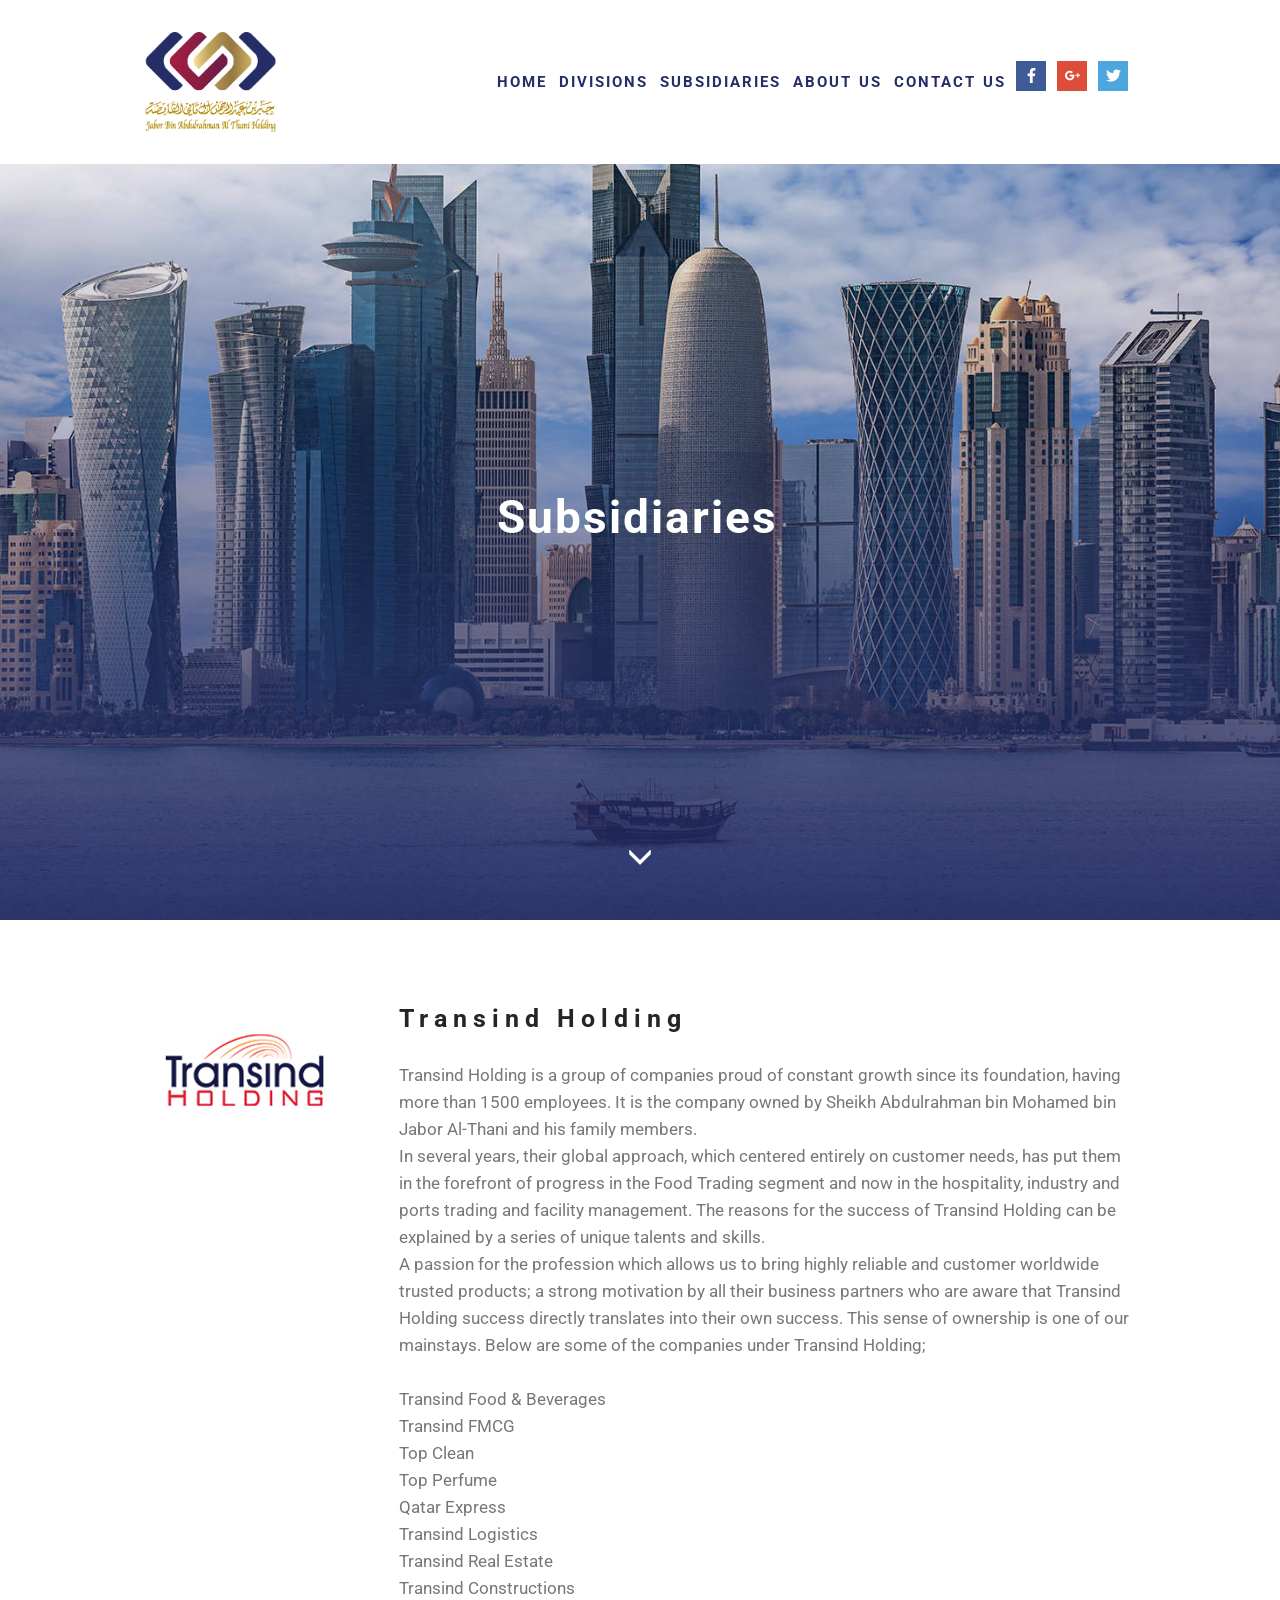
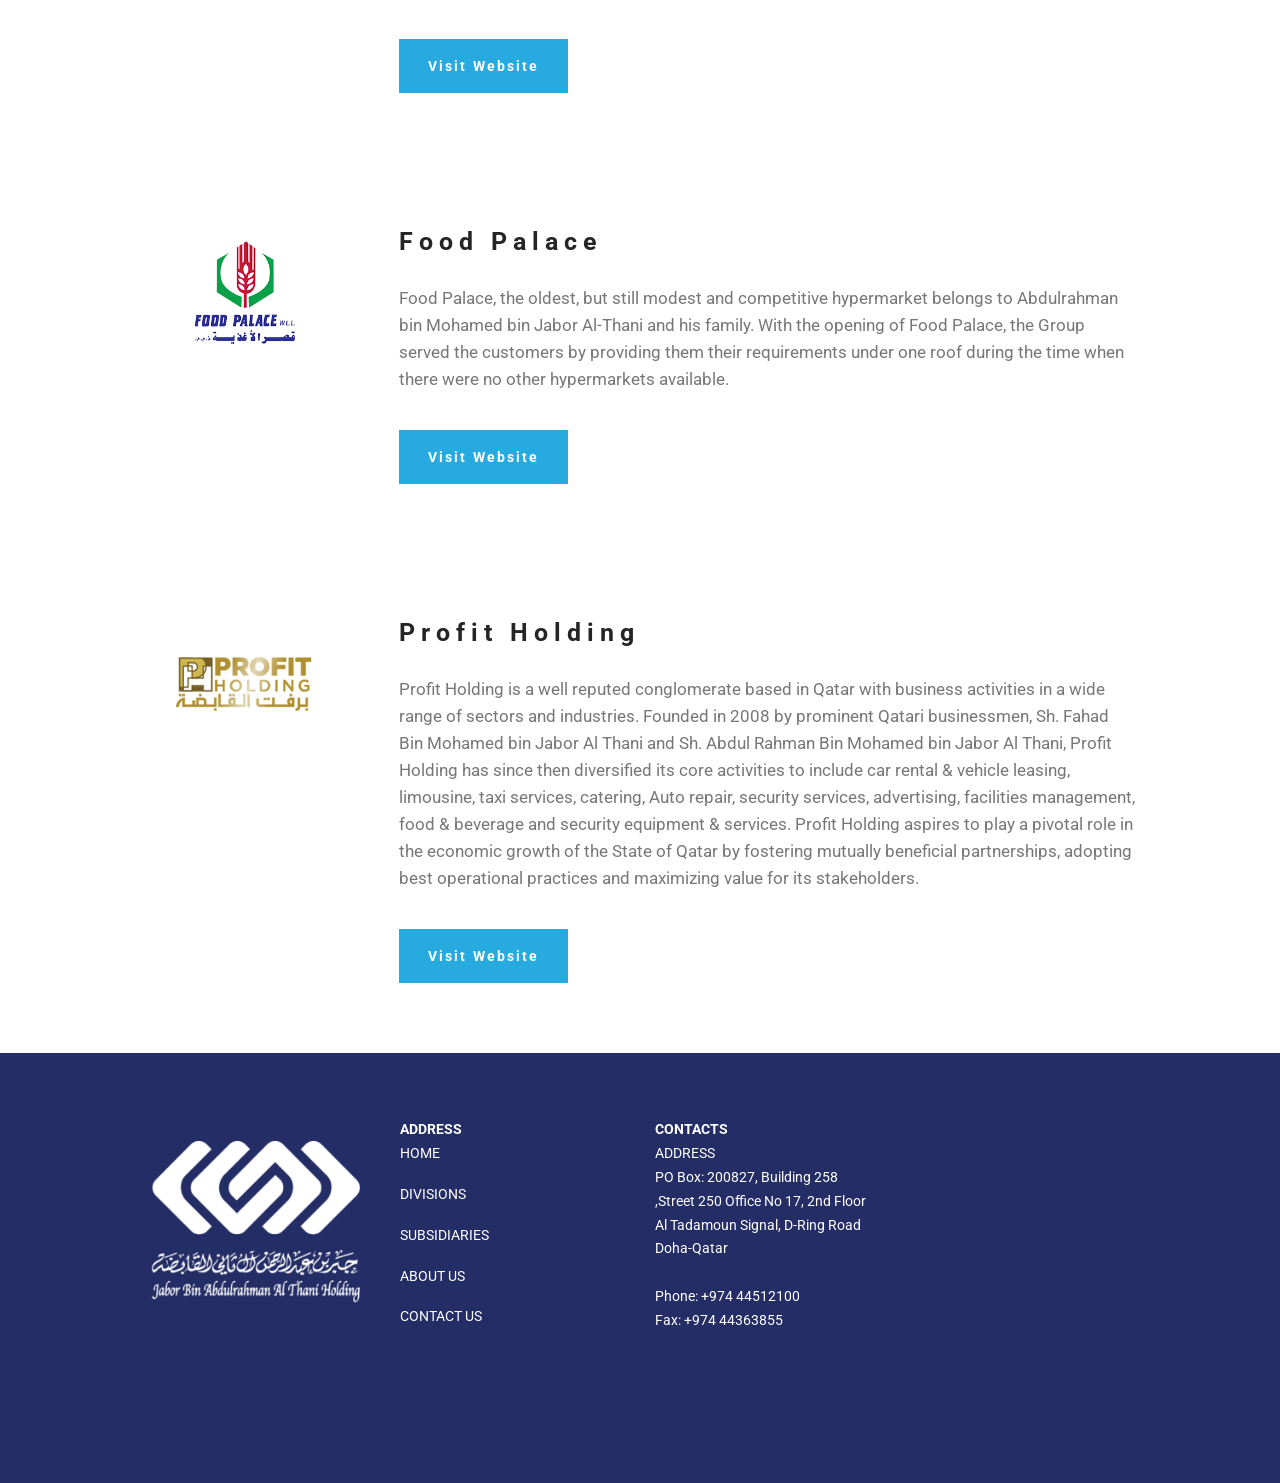
<file: old-site/jaborholding.com/subsidiaries.php.html>
<!DOCTYPE html>
    <html>

    <head>
        <!-- Site made with Aljabor Website Builder v4.10.8, # -->
        <meta charset="UTF-8">
        <meta http-equiv="X-UA-Compatible" content="IE=edge">
        <meta name="generator" content="Aljabor , Aljabor.com">
        <meta name="viewport" content="width=device-width, initial-scale=1, minimum-scale=1">
        <link rel="shortcut icon" href="assets/images/sh-jabor-1-170x128.png" type="image/x-icon">
        <meta name="description" content="">

        <title>Home</title>
        <link rel="stylesheet" href="https://fonts.googleapis.com/css?family=Roboto:700,400&subset=cyrillic,latin,greek,vietnamese">
        <link rel="stylesheet" href="assets/bootstrap/css/bootstrap.min.css">
        <link rel="stylesheet" href="assets/animatecss/animate.min.css">
        <link rel="stylesheet" href="assets/socicon/css/socicon.min.css">
        <link rel="stylesheet" href="assets/Aljabor/css/style.css">
        <link rel="stylesheet" href="assets/Aljabor/css/mbr-additional.css" type="text/css">
		<script src="form.js"></script>

    </head>

    <body>
        <section class="mbr-navbar mbr-navbar--freeze mbr-navbar--absolute mbr-navbar--auto-collapse" id="ext_menu-0" data-rv-view="0">

            <div class="mbr-navbar__section mbr-section">
                <div class="mbr-section__container container">
                    <div class="mbr-navbar__container">
                        <div class="mbr-navbar__column mbr-navbar__column--s mbr-navbar__brand">
                            <span class="mbr-navbar__brand-link mbr-brand mbr-brand--inline">
                        <span class="mbr-brand__logo"><a href="index.php.html"><img src="assets/images/sh-jabor-1-170x128.png" class="mbr-navbar__brand-img mbr-brand__img" alt="Aljabor"></a></span>

                            </span>
                        </div>
                        <div class="mbr-navbar__hamburger mbr-hamburger">
                            <span class="mbr-hamburger__line"></span>
                        </div>
                        <div class="mbr-navbar__column mbr-navbar__menu">
                            <nav class="mbr-navbar__menu-box mbr-navbar__menu-box--inline-right">

                                <div class="mbr-navbar__column">
                                    <ul class="mbr-navbar__items mbr-navbar__items--right float-left mbr-buttons mbr-buttons--freeze mbr-buttons--right btn-decorator mbr-buttons--active">
                                        <li class="mbr-navbar__item">
                                            <a class="mbr-buttons__link btn text-info menulink" href="index.php.html">HOME</a>
                                        </li>
                                        <li class="mbr-navbar__item">
                                            <a class="mbr-buttons__link btn text-info menulink" href="divisions.php.html">DIVISIONS</a>
                                        </li>
                                        <li class="mbr-navbar__item">
                                            <a class="mbr-buttons__link btn text-info menulink" href="subsidiaries.php.html">SUBSIDIARIES</a>
                                        </li>
                                        <!--    <li class="mbr-navbar__item">
                                        <a class="mbr-buttons__link btn text-info menulink" href="vision-mission.php">VISION & MISSION</a>
                                    </li> -->
                                        <li class="mbr-navbar__item">
                                            <a class="mbr-buttons__link btn text-info menulink" href="about.php.html">ABOUT US</a>
                                        </li>
                                        <li class="mbr-navbar__item">
                                            <a class="mbr-buttons__link btn text-info menulink" href="contact/contact.php.html">CONTACT US</a>
                                        </li>
                                    </ul>
                                    <ul class="mbr-navbar__items mbr-navbar__items--right mbr-buttons mbr-buttons--freeze mbr-buttons--right btn-inverse mbr-buttons--active">
                                        <li class="mbr-navbar__item">
                                            <div class="mbr-social-icons">
                                                <div class="mbr-social-likes social-likes_style-1" data-counters="true">
                                                    <div class="mbr-social-icons__icon social-likes__icon facebook socicon-bg-facebook" title="Share link on Facebook">
                                                        <i class="socicon socicon-facebook"></i>
                                                    </div>
                                                    <div class="mbr-social-icons__icon social-likes__icon plusone socicon-bg-googleplus" title="Share link on Google+">
                                                        <i class="socicon socicon-googleplus"></i>
                                                    </div>
                                                    <div class="mbr-social-icons__icon social-likes__icon twitter socicon-bg-twitter" title="Share link on Twitter">
                                                        <i class="socicon socicon-twitter"></i>
                                                    </div>
                                                </div>
                                            </div>
                                        </li>
                                    </ul>
                                </div>

                            </nav>
                        </div>
                    </div>
                </div>
            </div>
        </section>

        <section class="engine">
            <a href="subsidiaries.php.html"></a>
        </section>
<br />
<b>Notice</b>:  Undefined index: id in <b>/home/faeqc68kdwkf/public_html/subsidiaries.php</b> on line <b>5</b><br />
            <section class="mbr-box mbr-section mbr-section--relative mbr-section--fixed-size mbr-section--full-height mbr-section--bg-adapted mbr-parallax-background" id="header4-1" data-rv-view="2" style="background-image: url(assets/images/topimg-1545x1029.jpg);">
            <div class="mbr-box__magnet mbr-box__magnet--sm-padding mbr-box__magnet--center-center mbr-after-navbar">

                <div class="mbr-box__container mbr-section__container container">
                    <div class="mbr-box mbr-box--stretched">
                        <div class="mbr-box__magnet mbr-box__magnet--center-center">
                            <div class="row">
                                <div class=" col-sm-8 col-sm-offset-2">
                                    <div class="mbr-hero animated fadeInUp">
                                        <h1 class="mbr-hero__text">Subsidiaries</h1>
                                    </div>

                                </div>
                            </div>
                        </div>
                    </div>
                </div>
                <div class="mbr-arrow mbr-arrow--floating text-center">
                    <div class="mbr-section__container container">
                        <a class="mbr-arrow__link" href="subsidiaries.php.html#features1-2"><i class="glyphicon glyphicon-menu-down"></i></a>
                    </div>
                </div>
            </div>
        </section>

        <!--
<section class="mbr-section mbr-section--relative mbr-section--fixed-size" id="features1-12" data-rv-view="1091" style="background-color: rgb(255, 255, 255);">
    <div class="mbr-section__container container mbr-section__container--std-top-padding" style="padding-top: 0px;">
              <div class="mbr-section__row row">
            <div class="mbr-section__col col-xs-12 col-sm-6">
                <div class="mbr-section__container mbr-section__container--center mbr-section__container--middle">
                    <figure class="mbr-figure"><img src="http://www.finyal.com//aljabor/admin/assets/uploads/division/9829_1567693297_transind.jpg" class="mbr-figure__img"></figure>
                </div>

                <div class="mbr-section__container mbr-section__container--middle">
                    <div class="mbr-article mbr-article--wysiwyg">
                        <p></p>
                    </div>
                </div>
                <div class="mbr-section__container mbr-section__container--last" style="padding-bottom: 93px;">
                    <div class="mbr-buttons mbr-buttons--center"><a href="subsidiaries-list.php?id=21" class="mbr-buttons__btn btn btn-wrap btn-xs-lg btn-default"> Transind Holding</a></div>
                </div>
            </div>

                  <div class="mbr-section__row row">
            <div class="mbr-section__col col-xs-12 col-sm-6">
                <div class="mbr-section__container mbr-section__container--center mbr-section__container--middle">
                    <figure class="mbr-figure"><img src="http://www.finyal.com//aljabor/admin/assets/uploads/division/5926_1567693340_foodpalace.jpg" class="mbr-figure__img"></figure>
                </div>

                <div class="mbr-section__container mbr-section__container--middle">
                    <div class="mbr-article mbr-article--wysiwyg">
                        <p></p>
                    </div>
                </div>
                <div class="mbr-section__container mbr-section__container--last" style="padding-bottom: 93px;">
                    <div class="mbr-buttons mbr-buttons--center"><a href="subsidiaries-list.php?id=53" class="mbr-buttons__btn btn btn-wrap btn-xs-lg btn-default"> Food Palace</a></div>
                </div>
            </div>

                  </div>
    </div>
</section>
-->

        <section class="mbr-section mbr-section--relative" id="msg-box4-z" data-rv-view="1083" style="background-color: rgb(255, 255, 255);">

            <div class="mbr-section__container mbr-section__container--isolated container" style="padding-top: 50px; padding-bottom: 50px;">
                <div class="row">
                    <div class="mbr-box mbr-box--fixed mbr-box--adapted">
                        <div class="mbr-box__magnet mbr-box__magnet--top-center mbr-section__left col-sm-2 image-size">
                            <figure class="mbr-figure mbr-figure--adapted mbr-figure--caption-inside-bottom mbr-figure--full-width"><img style=" width: 100%;" src="assets/images/transind.jpg"></figure>
                        </div>
                        <div class="mbr-box__magnet mbr-class-mbr-box__magnet--center-left col-sm-6 content-size mbr-section__right">
                            <div class="mbr-section__container mbr-section__container--middle">
                                <div class="mbr-header mbr-header--auto-align mbr-header--wysiwyg">
                                    <h3 class="mbr-header__text"> Transind Holding </h3>
                                </div>
                            </div>
                            <div class="mbr-section__container mbr-section__container--middle">
                                <div class="mbr-article mbr-article--auto-align mbr-article--wysiwyg">
                                    <p>
                                        Transind Holding is a group of companies proud of constant growth since its foundation, having more than 1500 employees. It is the company owned by Sheikh Abdulrahman bin Mohamed bin Jabor Al-Thani and his family members.
                                        <br> In several years, their global approach, which centered entirely on customer needs, has put them in the forefront of progress in the Food Trading segment and now in the hospitality, industry and ports trading and facility management. The reasons for the success of Transind Holding can be explained by a series of unique talents and skills.
                                        <br> A passion for the profession which allows us to bring highly reliable and customer worldwide trusted products; a strong motivation by all their business partners who are aware that Transind Holding success directly translates into their own success. This sense of ownership is one of our mainstays. Below are some of the companies under Transind Holding;
                                        <br>
                                        <br> Transind Food & Beverages
                                        <br> Transind FMCG
                                        <br> Top Clean
                                        <br> Top Perfume
                                        <br> Qatar Express
                                        <br> Transind Logistics
                                        <br> Transind Real Estate
                                        <br> Transind Constructions
                                    </p>
                                </div>
                            </div>
                            <div class="mbr-section__container">
                                <div class="mbr-buttons mbr-buttons--auto-align btn-inverse"><a class="mbr-buttons__btn btn btn-lg btn-info" target="_blank" href="http://www.transindgroup.com/">Visit Website</a></div>
                            </div>
                        </div>
                    </div>
                </div>
            </div>
        </section>
        <section class="mbr-section mbr-section--relative" id="msg-box4-z" data-rv-view="1083" style="background-color: rgb(255, 255, 255);">
            <div class="mbr-section__container mbr-section__container--isolated container" style="padding-top: 50px; padding-bottom: 50px;">
                <div class="row">
                    <div class="mbr-box mbr-box--fixed mbr-box--adapted">
                        <div class="mbr-box__magnet mbr-box__magnet--top-center mbr-section__left col-sm-2 image-size">
                            <figure class="mbr-figure mbr-figure--adapted mbr-figure--caption-inside-bottom mbr-figure--full-width"><img style=" width: 100%;" src="assets/images/foodpalace.jpg"></figure>
                        </div>
                        <div class="mbr-box__magnet mbr-class-mbr-box__magnet--center-left col-sm-6 content-size mbr-section__right">
                            <div class="mbr-section__container mbr-section__container--middle">
                                <div class="mbr-header mbr-header--auto-align mbr-header--wysiwyg">
                                    <h3 class="mbr-header__text"> Food Palace</h3>
                                </div>
                            </div>
                            <div class="mbr-section__container mbr-section__container--middle">
                                <div class="mbr-article mbr-article--auto-align mbr-article--wysiwyg">
                                    <p>
                                        Food Palace, the oldest, but still modest and competitive hypermarket belongs to Abdulrahman bin Mohamed bin Jabor Al-Thani and his family. With the opening of Food Palace, the Group served the customers by providing them their requirements under one roof during the time when there were no other hypermarkets available.
                                    </p>
                                </div>
                            </div>
                            <div class="mbr-section__container">
                                <div class="mbr-buttons mbr-buttons--auto-align btn-inverse"><a class="mbr-buttons__btn btn btn-lg btn-info" target="_blank" href="http://www.foodpalaceqatar.com/">Visit Website</a></div>
                            </div>
                        </div>
                    </div>
                </div>
            </div>
        </section>
        <section class="mbr-section mbr-section--relative" id="msg-box4-z" data-rv-view="1083" style="background-color: rgb(255, 255, 255);">
            <div class="mbr-section__container mbr-section__container--isolated container" style="padding-top: 50px; padding-bottom: 50px;">
                <div class="row">
                    <div class="mbr-box mbr-box--fixed mbr-box--adapted">
                        <div class="mbr-box__magnet mbr-box__magnet--top-center mbr-section__left col-sm-2 image-size">
                            <figure class="mbr-figure mbr-figure--adapted mbr-figure--caption-inside-bottom mbr-figure--full-width"><img style=" width: 100%;" src="assets/images/profit&#32;holding.jpg"></figure>
                        </div>
                        <div class="mbr-box__magnet mbr-class-mbr-box__magnet--center-left col-sm-6 content-size mbr-section__right">
                            <div class="mbr-section__container mbr-section__container--middle">
                                <div class="mbr-header mbr-header--auto-align mbr-header--wysiwyg">
                                    <h3 class="mbr-header__text"> Profit Holding </h3>
                                </div>
                            </div>
                            <div class="mbr-section__container mbr-section__container--middle">
                                <div class="mbr-article mbr-article--auto-align mbr-article--wysiwyg">
                                    <p>
                                        Profit Holding is a well reputed conglomerate based in Qatar with business activities in a wide range of sectors and industries. Founded in 2008 by prominent Qatari businessmen, Sh. Fahad Bin Mohamed bin Jabor Al Thani and Sh. Abdul Rahman Bin Mohamed bin Jabor Al Thani, Profit Holding has since then diversified its core activities to include car rental & vehicle leasing, limousine, taxi services, catering, Auto repair, security services, advertising, facilities management, food & beverage and security equipment & services. Profit Holding aspires to play a pivotal role in the economic growth of the State of Qatar by fostering mutually beneficial partnerships, adopting best operational practices and maximizing value for its stakeholders.
                                    </p>
                                </div>
                            </div>
                            <div class="mbr-section__container">
                                <div class="mbr-buttons mbr-buttons--auto-align btn-inverse"><a class="mbr-buttons__btn btn btn-lg btn-info" target="_blank" href="https://profitholding.com.qa/">Visit Website</a></div>
                            </div>
                        </div>
                    </div>
                </div>
            </div>
        </section>
        <section class="mbr-section mbr-section--relative mbr-section--fixed-size " id="contacts1-4" data-rv-view="17" style="background-color: rgb(36, 45, 101);">

    <div class="mbr-section__container container">
        <div class="mbr-contacts mbr-contacts--wysiwyg row" style="padding-top: 45px; padding-bottom: 45px;">
            <div class="col-sm-3">
                <div><img src="assets/images/logo-footer-265x218.png" class="mbr-contacts__img mbr-contacts__img--left"></div>
            </div>
            <div class="col-sm-9">
                <div class="row white-text">
                    <div class="col-sm-4">
                        <p class="mbr-contacts__text"><strong>ADDRESS</strong>
                            <br>

                            <ul class="white-text ul-footer ">
                                <li class="paddingbot">
                                    <a class="menu-footer" href="index.php.html">HOME</a>
                                </li>
                                <li class="paddingbot">
                                    <a class="menu-footer" href="divisions.php.html">DIVISIONS</a>
                                </li>
                                <li class="paddingbot">
                                    <a class="menu-footer" href="subsidiaries.php.html">SUBSIDIARIES</a>
                                </li>
                                <!--	<li class="">
			<a class="menu-footer" href="vision-mission.php">VISION & MISSION</a>
		</li> -->
                                <li class="paddingbot">
                                    <a class="menu-footer" href="about.php.html">ABOUT US</a>
                                </li>
                                <li class="paddingbot">
                                    <a class="menu-footer" href="contact/contact.php.html">CONTACT US</a>
                                </li>
                            </ul>

                        </p>
                    </div>
                    <div class="col-sm-4">
                        <p class="mbr-contacts__text"><strong>CONTACTS</strong>
                            <br> ADDRESS
                            <br> PO Box: 200827, Building 258 ,Street 250 Office No 17, 2nd Floor<br>
Al Tadamoun Signal, D-Ring Road<br>
Doha-Qatar
                            <br>
                     
                            <br> Phone: +974 44512100
                            <br> Fax: +974 44363855

                        </p>
                    </div>
                    <div class="col-sm-4">

                        <figure class="mbr-figure mbr-figure--wysiwyg mbr-figure--full-width mbr-figure--no-bg">
                            <div class="mbr-figure__map mbr-figure__map--short">
                                                                <iframe src="https://www.google.com/maps/embed?pb=!1m14!1m12!1m3!1d7428.393460493808!2d51.53028545658253!3d25.255080442885873!2m3!1f0!2f0!3f0!3m2!1i1024!2i768!4f13.1!5e0!3m2!1sen!2sqa!4v1574242088238!5m2!1sen!2sqa"   frameborder="0" style="border:0; height:70%;" allowfullscreen=""></iframe>

                            </div>
                        </figure>

                    </div>
                </div>
            </div>
        </div>
    </div>
</section>

<script src="assets/web/assets/jquery/jquery.min.js"></script>
<script src="assets/bootstrap/js/bootstrap.min.js"></script>
<script src="assets/smooth-scroll/smooth-scroll.js"></script>
<script src="assets/jarallax/jarallax.js"></script>
<script src="assets/Aljabor/js/script.js"></script>
<link src="www.edifydigitalmarketing.com"/>
</body>

</html>
</file>
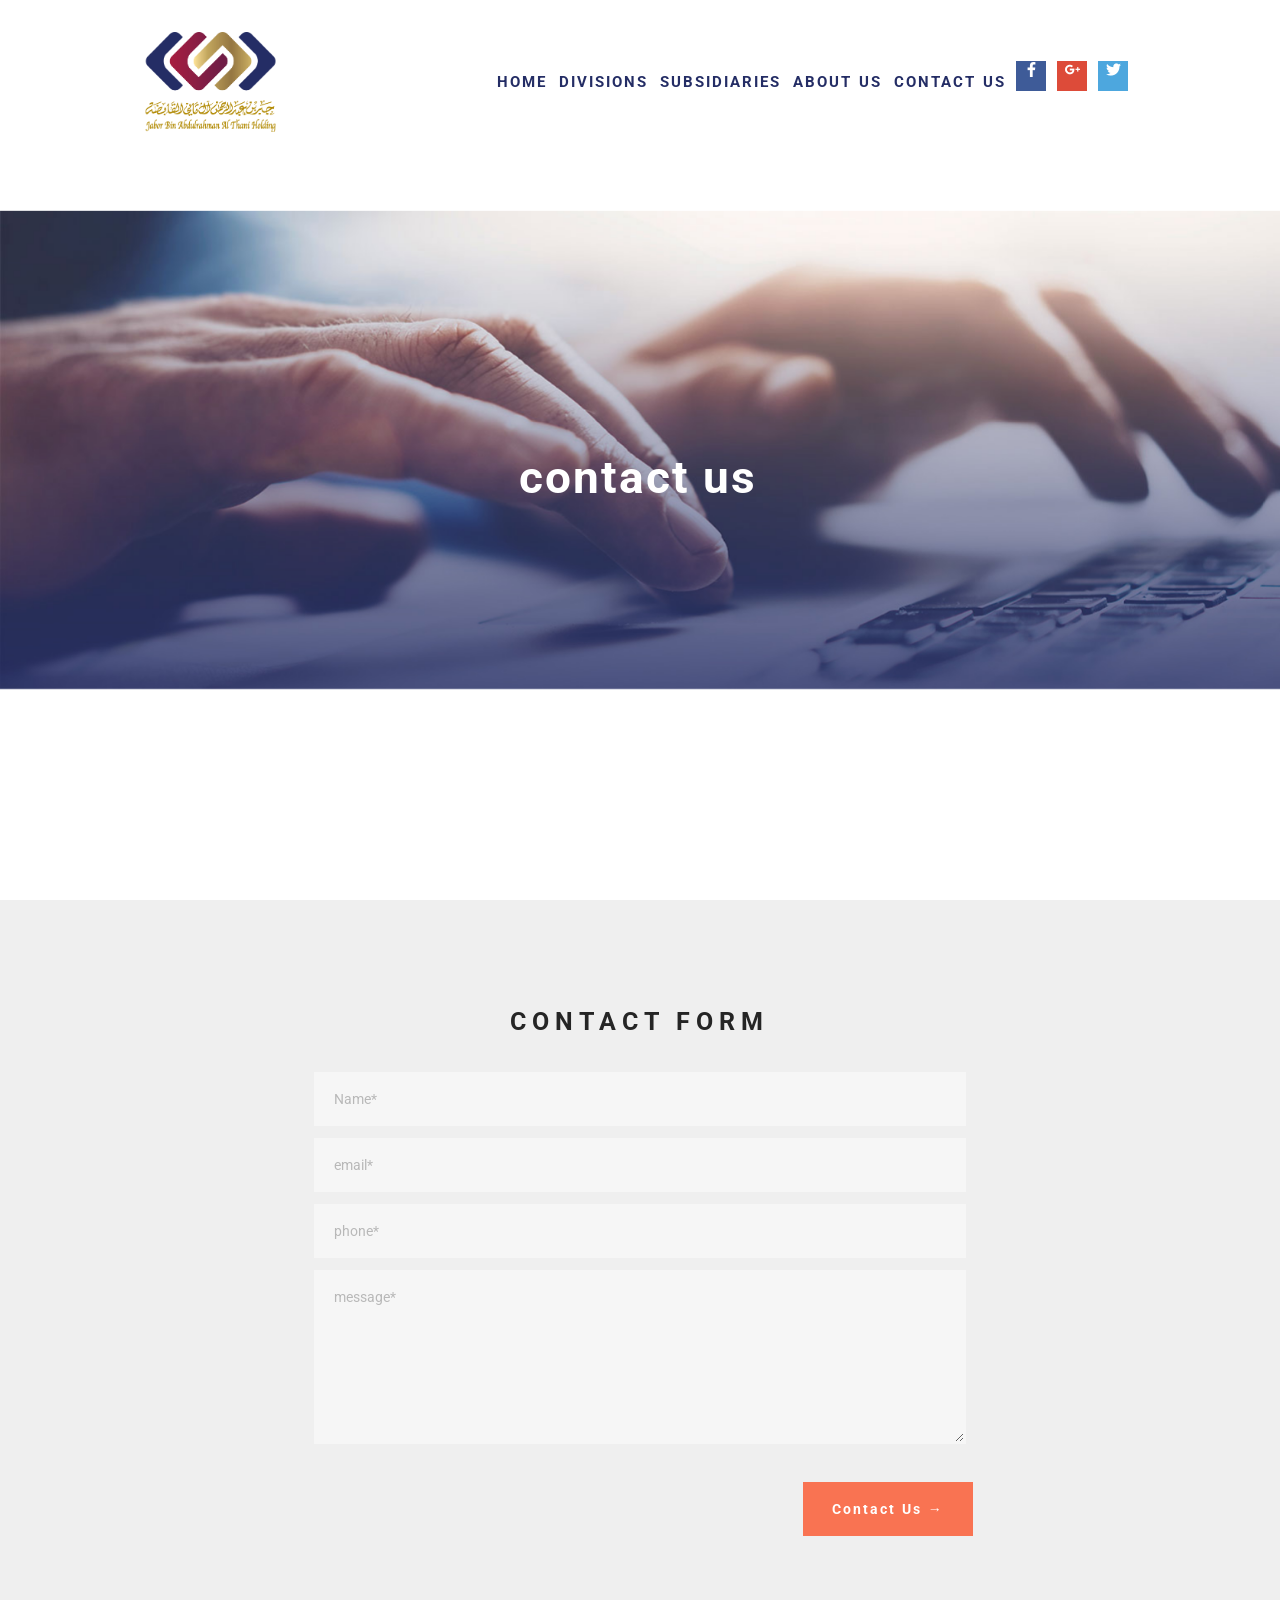
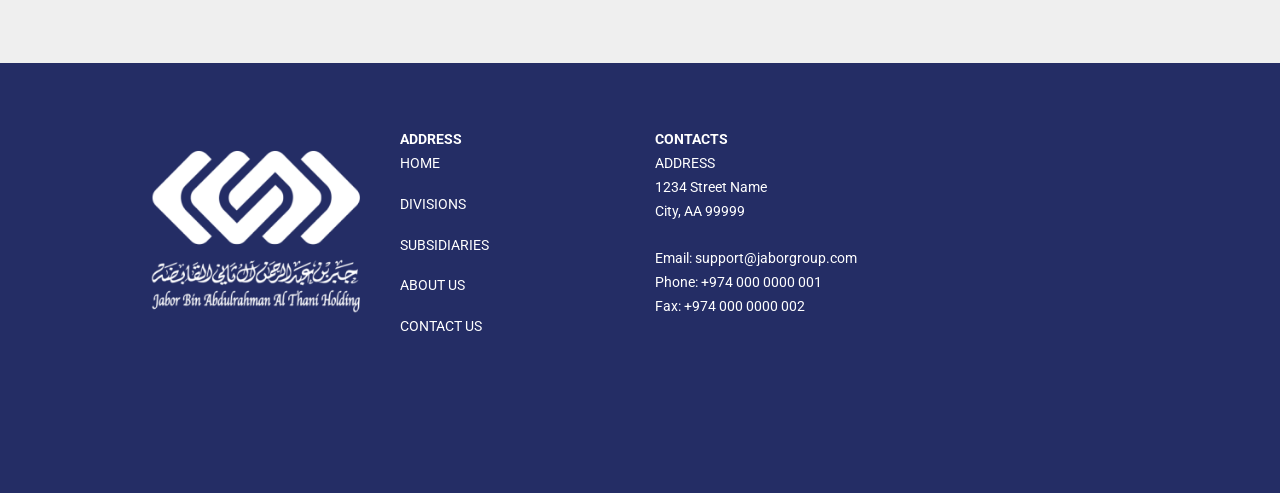
<file: old-site/jaborholding.com/contact/contact.php.html>
<html>

<head>
    <meta charset="UTF-8">
    <meta http-equiv="X-UA-Compatible" content="IE=edge">
    <meta name="generator" content="Aljabor , Aljabor.com">
    <meta name="viewport" content="width=device-width, initial-scale=1, minimum-scale=1">
    <link rel="shortcut icon" href="../assets/images/sh-jabor-1-170x128.png" type="image/x-icon">
    <meta name="description" content="">

    <title>Home</title>
    <link rel="stylesheet" href="https://fonts.googleapis.com/css?family=Roboto:700,400&subset=cyrillic,latin,greek,vietnamese">
    <link rel="stylesheet" href="../assets/bootstrap/css/bootstrap.min.css">

    <link rel="stylesheet" href="../assets/animatecss/animate.min.css">
    <link rel="stylesheet" href="../assets/socicon/css/socicon.min.css">
    <link rel="stylesheet" href="../assets/Aljabor/css/style.css">
    <link rel="stylesheet" href="../assets/Aljabor/css/mbr-additional.css" type="text/css">
    <script src="https://ajax.googleapis.com/ajax/libs/jquery/1.12.4/jquery.min.js"></script>
    <script src="form.js"></script>

</head>

<body>
    <section class="mbr-navbar mbr-navbar--freeze mbr-navbar--absolute mbr-navbar--auto-collapse" id="ext_menu-0" data-rv-view="0">

        <div class="mbr-navbar__section mbr-section">
            <div class="mbr-section__container container">
                <div class="mbr-navbar__container">
                    <div class="mbr-navbar__column mbr-navbar__column--s mbr-navbar__brand">
                        <span class="mbr-navbar__brand-link mbr-brand mbr-brand--inline">
                        <span class="mbr-brand__logo"><a href="../index.php.html"><img src="../assets/images/sh-jabor-1-170x128.png" class="mbr-navbar__brand-img mbr-brand__img" alt="Aljabor"></a></span>

                        </span>
                    </div>
                    <div class="mbr-navbar__hamburger mbr-hamburger">
                        <span class="mbr-hamburger__line"></span>
                    </div>
                    <div class="mbr-navbar__column mbr-navbar__menu">
                        <nav class="mbr-navbar__menu-box mbr-navbar__menu-box--inline-right">

                            <div class="mbr-navbar__column">
                                <ul class="mbr-navbar__items mbr-navbar__items--right float-left mbr-buttons mbr-buttons--freeze mbr-buttons--right btn-decorator mbr-buttons--active">
                                    <li class="mbr-navbar__item">
                                        <a class="mbr-buttons__link btn text-info menulink" href="../index.php.html">HOME</a>
                                    </li>
                                    <li class="mbr-navbar__item">
                                        <a class="mbr-buttons__link btn text-info menulink" href="../divisions.php.html">DIVISIONS</a>
                                    </li>
                                    <li class="mbr-navbar__item">
                                        <a class="mbr-buttons__link btn text-info menulink" href="../subsidiaries.php.html">SUBSIDIARIES</a>
                                    </li>
                                    <!--    <li class="mbr-navbar__item">
                                        <a class="mbr-buttons__link btn text-info menulink" href="vision-mission.php">VISION & MISSION</a>
                                    </li> -->
                                    <li class="mbr-navbar__item">
                                        <a class="mbr-buttons__link btn text-info menulink" href="../about.php.html">ABOUT US</a>
                                    </li>
                                    <li class="mbr-navbar__item">
                                        <a class="mbr-buttons__link btn text-info menulink" href="contact.php.html">CONTACT US</a>
                                    </li>
                                </ul>
                                <ul class="mbr-navbar__items mbr-navbar__items--right mbr-buttons mbr-buttons--freeze mbr-buttons--right btn-inverse mbr-buttons--active">
                                    <li class="mbr-navbar__item">
                                        <div class="mbr-social-icons">
                                            <div class="mbr-social-likes social-likes_style-1" data-counters="true">
                                                <div class="mbr-social-icons__icon social-likes__icon facebook socicon-bg-facebook" title="Share link on Facebook">
                                                    <i class="socicon socicon-facebook"></i>
                                                </div>
                                                <div class="mbr-social-icons__icon social-likes__icon plusone socicon-bg-googleplus" title="Share link on Google+">
                                                    <i class="socicon socicon-googleplus"></i>
                                                </div>
                                                <div class="mbr-social-icons__icon social-likes__icon twitter socicon-bg-twitter" title="Share link on Twitter">
                                                    <i class="socicon socicon-twitter"></i>
                                                </div>
                                            </div>
                                        </div>
                                    </li>
                                </ul>
                            </div>

                        </nav>
                    </div>
                </div>
            </div>
        </div>
    </section>

    <section class="engine">
        <a href="contact.php.html"></a>
    </section>

    <section class="mbr-box mbr-section mbr-section--relative mbr-section--fixed-size mbr-section--full-height mbr-section--bg-adapted mbr-parallax-background" id="header4-1" data-rv-view="2" style="background-image: url(../assets/images/contact.jpg); background-size:100%; width: 100%; height: 100%;">
        <div class="mbr-box__magnet mbr-box__magnet--sm-padding mbr-box__magnet--center-center mbr-after-navbar">
            <div class="mbr-box__container mbr-section__container container">
                <div class="mbr-box mbr-box--stretched">
                    <div class="mbr-box__magnet mbr-box__magnet--center-center">
                        <div class="row">
                            <div class=" col-sm-8 col-sm-offset-2">
                                <div class="mbr-hero animated fadeInUp">
                                    <h1 class="mbr-hero__text">contact us</h1>
                                </div>
                            </div>
                        </div>
                    </div>
                </div>
            </div>
            <div class="mbr-arrow mbr-arrow--floating text-center">
                <div class="mbr-section__container container">
                    <a class="mbr-arrow__link" href="contact.php.html#features1-2"><i class="glyphicon glyphicon-menu-down"></i></a>
                </div>
            </div>
        </div>
    </section>

    <section class="mbr-section mbr-section--relative mbr-section--fixed-size" id="form1-j" data-rv-view="33" style="background-color: rgb(239, 239, 239);">
        <div class="mbr-section__container mbr-section__container--std-padding container" style="padding-top: 93px; padding-bottom: 93px;">
            <div class="row">
                <div class="col-sm-12">
                    <div class="row">
                        <div class="col-sm-8 col-sm-offset-2" data-form-type="formoid">
                            <div class="mbr-header mbr-header--center mbr-header--std-padding">
                                <h2 class="mbr-header__text">CONTACT FORM</h2>
                            </div>
                            <form role="form" method="post" id="reused_form">

                                <div class="row">
                                    <div class="col-sm-12 form-group">
                                        <input type="text" class="form-control" id="name" placeholder="Name*" name="name" required>
                                    </div>
                                 </div>
                                 <div class="row">
                                    <div class="col-sm-12 form-group">
                                        <input type="email" class="form-control" id="email" placeholder="email*"  name="email" required>
                                    </div>
                                </div>
                                 <div class="row">
                                    <div class="col-sm-12 form-group">
                                        <input type="phone" class="form-control" placeholder="phone*" id="phone" name="phone" required>
                                    </div>
                                </div>
                               
                                <div class="row">
                                    <div class="col-sm-12 form-group">
                                        <textarea class="form-control" placeholder="message*" type="textarea" name="message" id="message" maxlength="6000" rows="7"></textarea>
                                    </div>
                                </div>
                                <div class="row">
                                    <div class="mbr-buttons mbr-buttons--right">
                                        <button type="submit" class="mbr-buttons__btn btn btn-lg btn-danger">Contact Us &rarr;</button>
                                    </div>
                                </div>
                            </form>
                            <div id="success_message" style="width:100%; height:30%; display:none; ">
                                <h3>Posted your message successfully!</h3> </div>
                            <div id="error_message" style="width:100%; height:30%; display:none; ">
                                <h3>Error</h3> Sorry there was an error sending your form. </div>
                        </div>
                    </div>
                </div>
            </div>
        </div>
    </section>
<!--
    <section class="mbr-section" id="content1-l" data-rv-view="44">
        <div class="mbr-section__container container mbr-section__container--isolated">
            <div class="row">
                <div class="mbr-article mbr-article--wysiwyg col-sm-8 col-sm-offset-2">
                    <p>
                        ADDRESS:
                        <br> 1234 Street Name
                        <br> City, AA 99999
                        <br> Email: support@jaborgroup.com
                        <br> Phone: +974 000 0000 001
                        <br> Fax: +974 000 0000 002
                    </p>
                </div>
            </div>
        </div>
    </section>-->
    <!--[if lte IE 9]>
    <script src="assets/jquery-placeholder/jquery.placeholder.min.js"></script>
  <![endif]-->

    <section class="mbr-section mbr-section--relative mbr-section--fixed-size " id="contacts1-4" data-rv-view="17" style="background-color: rgb(36, 45, 101);">

        <div class="mbr-section__container container">
            <div class="mbr-contacts mbr-contacts--wysiwyg row" style="padding-top: 45px; padding-bottom: 45px;">
                <div class="col-sm-3">
                    <div><img src="../assets/images/logo-footer-265x218.png" class="mbr-contacts__img mbr-contacts__img--left"></div>
                </div>
                <div class="col-sm-9">
                    <div class="row white-text">
                        <div class="col-sm-4">
                            <p class="mbr-contacts__text"><strong>ADDRESS</strong>
                                <br>

                                <ul class="white-text ul-footer ">
                                    <li class="paddingbot">
                                        <a class="menu-footer" href="../index.php.html">HOME</a>
                                    </li>
                                    <li class="paddingbot">
                                        <a class="menu-footer" href="../divisions.php.html">DIVISIONS</a>
                                    </li>
                                    <li class="paddingbot">
                                        <a class="menu-footer" href="../subsidiaries.php.html">SUBSIDIARIES</a>
                                    </li>
                                    <!--	<li class="">
			<a class="menu-footer" href="vision-mission.php">VISION & MISSION</a>
		</li> -->
                                    <li class="paddingbot">
                                        <a class="menu-footer" href="../about.php.html">ABOUT US</a>
                                    </li>
                                    <li class="paddingbot">
                                        <a class="menu-footer" href="contact.php.html">CONTACT US</a>
                                    </li>
                                </ul>

                            </p>
                        </div>
                        <div class="col-sm-4">
                            <p class="mbr-contacts__text"><strong>CONTACTS</strong>
                                <br> ADDRESS
                                <br> 1234 Street Name
                                <br> City, AA 99999
                                <br>
                                <br> Email: <a href="https://jaborholding.com/cdn-cgi/l/email-protection" class="__cf_email__" data-cfemail="d5a6a0a5a5baa7a195bfb4b7baa7b2a7baa0a5fbb6bab8">[email&#160;protected]</a>
                                <br> Phone: +974 000 0000 001
                                <br> Fax: +974 000 0000 002
                                <br>

                            </p>
                        </div>
                        <div class="col-sm-4">

                            <figure class="mbr-figure mbr-figure--wysiwyg mbr-figure--full-width mbr-figure--no-bg">
                                <div class="mbr-figure__map mbr-figure__map--short">
                                    <iframe src="https://www.google.com/maps/embed?pb=!1m18!1m12!1m3!1d12134.843745036105!2d51.52826301813546!3d25.28031794876472!2m3!1f0!2f0!3f0!3m2!1i1024!2i768!4f13.1!3m3!1m2!1s0x3e45c534ffdce87f%3A0x44d9319f78cfd4b1!2sDoha!5e0!3m2!1sen!2sqa!4v1567926587099!5m2!1sen!2sqa" frameborder="0" style="border:0; height:70%;" allowfullscreen=""></iframe>
                                </div>
                            </figure>

                        </div>
                    </div>
                </div>
            </div>
        </div>
    </section>

    <script data-cfasync="false" src="../cdn-cgi/scripts/5c5dd728/cloudflare-static/email-decode.min.js"></script><script src="../assets/web/assets/jquery/jquery.min.js"></script>
    <script src="../assets/bootstrap/js/bootstrap.min.js"></script>
    <script src="../assets/smooth-scroll/smooth-scroll.js"></script>
    <script src="../assets/jarallax/jarallax.js"></script>
    <script src="../assets/Aljabor/js/script.js"></script>
    <style>
        #jarallax-container-0 > div {
            background-size: 100% !important;
            width: 100% !important;
            height: 100% !important;
        }
    </style>
</body>

</html>
</file>
<file: assets/style.css>
/* Jabor Holding — single brand look (maroon, gold, cream). Layout: header → maroon hero with the gate → about → sectors → companies → chairman → contact */
:root{
  --maroon:#6B1230; --maroon-deep:#4E0C23; --gold:#A88A45; --gold-soft:#D9C38E;
  --cream:#FAF5EF; --sand:#F1E8DA; --ink:#2A1A1F; --muted:#6E5F63; --line:#E5DACB;
  --ar-display:"Aref Ruqaa", "Amiri", serif;
  --ar-body:"IBM Plex Sans Arabic", "Segoe UI", Tahoma, sans-serif;
  --en-display:"Cormorant Garamond", Georgia, serif;
  --en-body:"IBM Plex Sans", "Segoe UI", Helvetica, sans-serif;
  color-scheme:light;
}
*{box-sizing:border-box}
html{scroll-behavior:smooth}
body{margin:0; background:var(--cream); color:var(--ink); font-family:var(--ar-body); font-size:16.5px; line-height:1.8}
html[lang="en"] body{font-family:var(--en-body); line-height:1.7}
img{max-width:100%; display:block}
a{color:inherit}
.wrap{max-width:1120px; margin:0 auto; padding-inline:20px}
h1,h2,h3{font-family:var(--ar-display); font-weight:700; line-height:1.35; margin:0; text-wrap:balance}
html[lang="en"] h1,html[lang="en"] h2,html[lang="en"] h3{font-family:var(--en-display); font-weight:600; line-height:1.15}
p{margin:0; max-width:64ch}
.eyebrow{font-size:13px; font-weight:600; color:var(--gold); letter-spacing:.06em}
html[lang="en"] .eyebrow{text-transform:uppercase; letter-spacing:.14em}

/* header */
.top{background:var(--cream); border-bottom:1px solid var(--line); position:sticky; top:0; z-index:5}
.top .wrap{display:flex; align-items:center; justify-content:space-between; gap:16px; padding-block:10px}
.top .logo img{height:62px; width:auto}
.nav{display:flex; align-items:center; gap:22px; font-size:15px; flex-wrap:wrap}
.nav a{text-decoration:none; color:var(--ink)}
.nav a:hover{color:var(--maroon)}
.nav .lang{border:1px solid var(--gold); color:var(--maroon); padding:3px 12px; border-radius:20px; font-size:13.5px}
.menu-btn{display:none}

/* hero */
.hero{background:var(--maroon); color:var(--cream); position:relative; overflow:hidden}
.hero .wrap{display:grid; grid-template-columns:1.25fr 1fr; gap:40px; align-items:center; padding-block:72px 80px}
.hero h1{font-size:clamp(38px,6vw,68px); color:var(--cream)}
.hero p{color:#EBDCD0; font-size:18px; margin-top:18px}
.hero .gate{justify-self:center; width:min(300px,70%)}
.hero .cta{display:inline-block; margin-top:28px; background:var(--gold); color:var(--maroon-deep); text-decoration:none; font-weight:600; padding:11px 26px; border-radius:30px}
.hero .cta:hover{background:var(--gold-soft)}
.threshold{height:10px; background:var(--gold)}

/* sections */
section{padding-block:76px}
.head{display:flex; flex-direction:column; gap:8px; margin-bottom:34px}
.head h2{font-size:clamp(30px,4vw,42px); color:var(--maroon)}
.alt{background:var(--sand)}

.about{display:grid; grid-template-columns:1fr 1fr; gap:48px; align-items:start}
.about p+p{margin-top:14px}
.facts{display:grid; grid-template-columns:1fr 1fr; gap:14px}
.fact{border-top:3px solid var(--gold); background:#fff; padding:18px}
.fact b{display:block; font-family:var(--ar-display); font-size:22px; color:var(--maroon)}
html[lang="en"] .fact b{font-family:var(--en-display); font-size:24px}
.fact span{font-size:14px; color:var(--muted)}

.sectors{display:grid; grid-template-columns:repeat(5,1fr); gap:14px}
.sector{background:#fff; padding:22px 18px; display:flex; flex-direction:column; gap:10px; border-bottom:3px solid var(--maroon)}
.sector svg{width:34px; height:34px}
.sector h3{font-size:21px; color:var(--maroon)}
.sector p{font-size:14.5px; color:var(--muted); line-height:1.7}

.companies{display:grid; grid-template-columns:repeat(6,1fr); gap:18px}
.co{grid-column:span 2}
.co:nth-child(n+4){grid-column:span 3}
.co{background:var(--cream); border:1px solid var(--line); display:flex; flex-direction:column}
.co .img{aspect-ratio:16/9; background:var(--sand) url("symbol.svg") center/56px no-repeat; overflow:hidden}
.co .img img{width:100%; height:100%; object-fit:cover}
.co .body{padding:20px; display:flex; flex-direction:column; gap:10px; flex:1}
.co h3{font-size:22px; color:var(--maroon)}
.co .tag{font-size:12.5px; color:var(--gold); font-weight:600}
.co p{font-size:14.5px; color:var(--muted); line-height:1.75}
.co a.more{margin-top:auto; color:var(--maroon); font-weight:600; font-size:14.5px; text-decoration:none}
.co a.more:hover{text-decoration:underline}

.chair{display:grid; grid-template-columns:320px 1fr; gap:48px; align-items:start}
.chair .photo{aspect-ratio:580/450; background:var(--maroon) url("symbol.svg") center/80px no-repeat; border-bottom:8px solid var(--gold)}
.chair .photo img{width:100%; height:100%; object-fit:cover}
.chair h3{font-size:26px; color:var(--maroon)}
.chair .role{color:var(--gold); font-weight:600; margin-top:4px}
.chair ul{margin:18px 0 0; padding-inline-start:20px; display:flex; flex-direction:column; gap:6px}
.chair li::marker{color:var(--gold)}
.edu{margin-top:22px; display:grid; grid-template-columns:repeat(3,1fr); gap:12px}
.edu div{background:#fff; padding:14px; font-size:14px; line-height:1.6}
.edu b{display:block; color:var(--maroon); font-weight:600}

/* contact */
.contact{background:var(--maroon); color:var(--cream)}
.contact .head h2{color:var(--cream)}
.contact .grid{display:grid; grid-template-columns:1.2fr 1fr; gap:40px}
.contact dl{margin:0; display:grid; grid-template-columns:auto 1fr; gap:10px 20px}
.contact dt{color:var(--gold-soft); font-size:14px}
.contact dd{margin:0}
.contact .ltr{direction:ltr; unicode-bidi:embed; font-variant-numeric:tabular-nums}
.contact .map{display:inline-block; margin-top:22px; border:1px solid var(--gold); color:var(--gold-soft); padding:9px 20px; border-radius:30px; text-decoration:none}
.contact .map:hover{background:var(--maroon-deep)}
.contact .brand img{width:min(420px,100%)}
footer{background:var(--maroon-deep); color:#D8C5BE; font-size:13.5px}
footer .wrap{display:flex; justify-content:space-between; align-items:center; gap:12px 24px; flex-wrap:wrap; padding-block:16px}
footer .foot-logo{flex-basis:100%; border:0; padding-block:14px 6px}
footer .foot-logo img{height:64px; width:auto; max-width:100%}
footer .foot-logo:hover{opacity:.85}

:focus-visible{outline:2px solid var(--gold); outline-offset:3px}

@media (max-width:900px){
  .hero .wrap,.about,.chair,.contact .grid{grid-template-columns:1fr}
  .hero .gate{width:180px; grid-row:1}
  .sectors{grid-template-columns:repeat(2,1fr)}
  .companies{grid-template-columns:1fr 1fr}
  .co,.co:nth-child(n+4){grid-column:auto}
  .co:first-child{grid-column:1/-1}
  .chair .photo{max-width:360px}
}
@media (max-width:640px){
  .top .logo img{height:48px}
  .nav{display:none; position:absolute; inset-inline:0; top:100%; background:var(--cream); flex-direction:column; align-items:stretch; padding:12px 20px; border-bottom:1px solid var(--line); gap:12px}
  .nav.open{display:flex}
  .menu-btn{display:block; background:none; border:1px solid var(--line); border-radius:6px; padding:6px 12px; font:inherit; color:var(--maroon)}
  .companies,.edu,.facts{grid-template-columns:1fr}
  section{padding-block:56px}
}
@media (prefers-reduced-motion:reduce){html{scroll-behavior:auto}}
/* chairman roles with company logos */
.chair ul.roles{list-style:none; padding:0; gap:10px}
.roles li{display:flex; align-items:center; gap:14px; background:#fff; padding:10px 14px; border-inline-start:3px solid var(--gold)}
.roles .lg{flex:none; width:96px; height:40px; display:flex; align-items:center; justify-content:center; gap:6px}
.roles .lg img{max-height:40px; max-width:100%; object-fit:contain}
.roles .lg:has(img+img) img{max-width:44px}
.roles .lg:empty{background:url("symbol.svg") center/26px no-repeat}
a.lg,a.edu-lg{transition:opacity .2s} a.lg:hover,a.edu-lg:hover{opacity:.75}
.roles b a{color:var(--maroon); text-decoration:none}
.roles b a:hover{text-decoration:underline}
.co .img .logo-img{object-fit:contain; padding:28px; background:#fff}
@media (max-width:640px){.roles .lg{width:64px}}
/* Doha skyline in the hero, Qatar map in contact */
.hero .wrap{position:relative; z-index:1; padding-bottom:210px}
.hero .skyline{position:absolute; inset-inline:0; bottom:0; width:100%; height:200px; display:block}
.contact .brand{display:flex; justify-content:center}
.qmap{width:min(300px,100%); height:auto}
.qn{fill:#D9C38E; opacity:.45; font:700 30px var(--ar-display)}
html[lang="en"] .qn{font-family:var(--en-display)}
.qd{fill:var(--cream); font:600 16px var(--ar-body)}
@media (max-width:640px){.hero .wrap{padding-bottom:140px} .hero .skyline{height:130px}}
/* opening sequence */
.intro{position:fixed; inset:0; z-index:100; background:var(--maroon); display:grid; place-items:center; overflow:hidden; perspective:1000px; cursor:pointer; animation:i-out .8s ease 5.5s forwards}
.imap{position:absolute; height:min(72vh,600px); width:auto; animation:i-mapin 1.1s ease both, i-dive 1.7s cubic-bezier(.65,0,.3,1) 1.5s forwards}
.iland{fill:#5A0F28; fill-opacity:0; stroke:var(--gold); stroke-width:1.6; stroke-linejoin:round; stroke-dasharray:1; stroke-dashoffset:1; animation:i-draw 1.3s ease .1s forwards, i-fill .6s ease 1s forwards}
.ipin{fill:var(--gold-soft); opacity:0; animation:i-fade .3s ease 1.1s forwards}
.iring{fill:none; stroke:var(--gold-soft); stroke-width:1.2; opacity:0; transform-box:fill-box; transform-origin:center; animation:i-pulse 1s ease-out 1.2s 2}
.icenter{position:relative; display:flex; flex-direction:column; align-items:center; gap:10px; text-align:center; padding:0 20px}
.igate{width:clamp(110px,18vw,170px); opacity:0; transform-origin:50% 100%; animation:i-gate 1.1s cubic-bezier(.2,.8,.2,1) 2.7s forwards}
.ibar{opacity:0; transform:translateY(-26px); animation:i-bar .6s cubic-bezier(.3,1.4,.5,1) 3.4s forwards}
.iname{color:var(--gold-soft); font-size:15px; letter-spacing:.08em; opacity:0; animation:i-up .7s ease 3.7s forwards}
.itag{color:var(--cream); font-family:var(--ar-display); font-weight:700; font-size:clamp(30px,5vw,54px); line-height:1.3; opacity:0; animation:i-up .8s ease 3.9s forwards}
html[lang="en"] .itag{font-family:var(--en-display); font-weight:600}
.isky{position:absolute; inset-inline:0; bottom:0; transform:translateY(100%); animation:i-rise 1.2s cubic-bezier(.2,.8,.2,1) 2.8s forwards}
.isky .skyline{width:100%; height:clamp(120px,24vh,220px); display:block}
.iskip{position:absolute; top:18px; inset-inline-end:18px; background:none; border:1px solid rgba(217,195,142,.5); color:var(--gold-soft); border-radius:20px; padding:4px 14px; font:inherit; font-size:13px; cursor:pointer}
@keyframes i-mapin{from{opacity:0; transform:scale(.92)}to{opacity:1; transform:none}}
@keyframes i-dive{to{opacity:0; transform:rotateX(58deg) scale(7)}}
@keyframes i-draw{to{stroke-dashoffset:0}}
@keyframes i-fill{to{fill-opacity:1}}
@keyframes i-fade{to{opacity:1}}
@keyframes i-pulse{from{opacity:.9; transform:scale(.4)}to{opacity:0; transform:scale(2.4)}}
@keyframes i-gate{from{opacity:0; transform:rotateX(75deg) scale(.5)}to{opacity:1; transform:none}}
@keyframes i-bar{to{opacity:1; transform:none}}
@keyframes i-up{from{opacity:0; transform:translateY(14px)}to{opacity:1; transform:none}}
@keyframes i-rise{to{transform:none}}
@keyframes i-out{to{opacity:0; visibility:hidden}}
@media (prefers-reduced-motion:reduce){.intro{display:none}}
/* subsidiaries and distributed brands */
.brands{padding-bottom:64px}
.brands h3.sub{font-size:20px; color:var(--maroon); margin:8px 0 18px}
html[lang="en"] .brands h3.sub{font-size:22px}
.logo-grid{list-style:none; margin:0 0 44px; padding:0; display:grid; grid-template-columns:repeat(7,1fr); gap:12px}
.logo-grid li{background:#fff; border:1px solid var(--line); height:88px; display:flex; align-items:center; justify-content:center; padding:14px}
.logo-grid img{max-height:100%; max-width:100%; object-fit:contain}
.marquee{overflow:hidden; direction:ltr; border-block:1px solid var(--line); background:#fff; mask-image:linear-gradient(90deg,transparent,#000 6%,#000 94%,transparent)}
.track{list-style:none; margin:0; padding:18px 0; display:flex; width:max-content; animation:marq 70s linear infinite}
.marquee:hover .track{animation-play-state:paused}
.track li{flex:none; width:150px; height:64px; margin:0 18px; display:flex; align-items:center; justify-content:center}
.track img{max-height:64px; max-width:150px; object-fit:contain}
@keyframes marq{to{transform:translateX(-50%)}}
@media (max-width:900px){.logo-grid{grid-template-columns:repeat(4,1fr)}}
@media (max-width:640px){.logo-grid{grid-template-columns:repeat(3,1fr); gap:8px} .logo-grid li{height:64px; padding:8px} .track li{width:110px; margin:0 12px} .track img{max-width:110px; max-height:48px}}
@media (prefers-reduced-motion:reduce){.track{animation:none; flex-wrap:wrap; width:auto; justify-content:center}.track li[aria-hidden]{display:none}}
/* smaller logos */
.co .img .logo-img{width:auto; height:auto; max-width:46%; max-height:44%; padding:0; margin:auto; background:none}
.co .img:has(.logo-img){background:#fff; display:flex}
.logo-grid{grid-template-columns:repeat(7,1fr); gap:10px}
.logo-grid li{height:62px; padding:12px 16px}
.track{padding:14px 0}
.track li{width:104px; height:40px; margin:0 20px}
.track img{max-height:40px; max-width:104px}
.roles .lg{width:72px; height:30px}
.roles .lg img{max-height:30px}
@media (max-width:640px){.logo-grid li{height:52px; padding:8px 10px} .track li{width:84px; margin:0 14px} .track img{max-width:84px; max-height:32px} .roles .lg{width:52px}}
.logo-grid img{max-width:82%; max-height:80%}
.co .img:has(.logo-img){aspect-ratio:16/7}
.co .img .logo-img{max-height:56%}
.logo-grid{grid-template-columns:repeat(5,1fr)}
@media (max-width:900px){.logo-grid{grid-template-columns:repeat(4,1fr)}}
@media (max-width:640px){.logo-grid{grid-template-columns:repeat(3,1fr)}}
.logo-grid{display:flex; flex-wrap:wrap; justify-content:center}
.logo-grid li{flex:0 0 calc((100% - 50px)/6)}
@media (max-width:900px){.logo-grid li{flex-basis:calc((100% - 30px)/4)}}
@media (max-width:640px){.logo-grid li{flex-basis:calc((100% - 16px)/3)}}
.logo-grid li{padding:8px 16px} .logo-grid img{max-height:100%}
/* chairman's message on Qatar */
.qatar{background:var(--maroon-deep); color:var(--cream); position:relative; overflow:hidden}
.qatar .wrap{display:grid; grid-template-columns:1.35fr 1fr; gap:56px; align-items:center}
.qatar .head h2{color:var(--cream)}
.qatar .eyebrow{color:var(--gold-soft)}
.qatar blockquote{margin:0; position:relative; padding-inline-start:28px; border-inline-start:3px solid var(--gold)}
.qatar blockquote::before{content:"”"; position:absolute; top:-46px; inset-inline-start:-6px; font:700 110px/1 Georgia,serif; color:var(--gold); opacity:.35}
html[lang="en"] .qatar blockquote::before{content:"“"}
.qatar blockquote p{color:#EBDCD0; font-size:17px}
.qatar blockquote p+p{margin-top:14px}
.qatar blockquote footer{margin-top:22px; display:flex; flex-direction:column}
.qatar blockquote footer b{font-family:var(--ar-display); font-size:24px; color:var(--gold-soft); font-weight:700}
html[lang="en"] .qatar blockquote footer b{font-family:var(--en-display); font-size:26px; font-weight:600}
.qatar blockquote footer span{font-size:14px; color:#CDB9B2}
.qpts{display:grid; grid-template-columns:1fr 1fr; gap:14px}
.qpts div{border:1px solid rgba(217,195,142,.35); padding:18px; display:flex; flex-direction:column; gap:6px}
.qpts b{font-family:var(--ar-display); font-size:21px; color:var(--gold-soft); font-weight:700}
html[lang="en"] .qpts b{font-family:var(--en-display); font-size:23px; font-weight:600}
.qpts span{font-size:14.5px; color:#E3D3C8; line-height:1.7}
@media (max-width:900px){.qatar .wrap{grid-template-columns:1fr}}
@media (max-width:640px){.qpts{grid-template-columns:1fr}}
/* compact logo strip on company cards */
.co .img, .co .img:has(.logo-img){aspect-ratio:auto; height:96px; background:#fff url("symbol.svg") center/30px no-repeat; display:flex; align-items:center; justify-content:center; border-bottom:1px solid var(--line)}
.co .img:has(img){background-image:none}
.co .img img, .co .img .logo-img{width:auto; height:auto; max-width:60%; max-height:56px; object-fit:contain; margin:0; padding:0}
.co .img:has(img), .co .img:has(.logo-img){background-image:none}
.qatar blockquote::before{top:-24px; font-size:80px; opacity:.3}
.contact dd a, footer a{color:inherit; text-decoration:none; border-bottom:1px solid currentColor}
.contact dd a:hover, footer a:hover{color:var(--gold-soft)}
.co h3 a{color:inherit; text-decoration:none}
.co h3 a:hover{text-decoration:underline; text-underline-offset:6px; text-decoration-thickness:1px}
a.img{text-decoration:none; cursor:pointer}
a.img:hover img{transform:scale(1.04); transition:transform .3s}
.edu-lg{display:flex; align-items:center; height:44px; margin-bottom:10px}
.edu-lg img{height:100%; width:auto; max-width:100%; object-fit:contain; object-position:center left}
[dir=rtl] .edu-lg img{object-position:center right}
.edu-lg i{font-style:normal; font-family:Georgia,'Times New Roman',serif; font-weight:700; font-size:26px; letter-spacing:2px; color:var(--maroon); border:2px solid var(--maroon); padding:0 10px; line-height:38px}
</file>
<file: old-site/jaborholding.com/assets/Aljabor/css/style.css>
.is-builder .animated {
  -webkit-animation-name: none !important;
  animation-name: none !important;
}
html {
  position: relative;
  min-height: 100%;
}
.mbr-embedded-video {
  position: relative;
}
.mbr-background-video,
.mbr-background-video-preview {
  bottom: 0;
  left: 0;
  overflow: hidden;
  position: absolute;
  right: 0;
  top: 0;
}
.mbr-parallax-background,
.mbr-background {
  background-attachment: fixed !important;
  background-position: 50% 0;
  background-repeat: no-repeat;
  background-size: cover !important;
}
.mbr-hidden-scrollbar .mbr-parallax-background {
  background-size: auto 130%;
}
.mobile .mbr-parallax-background {
  background-attachment: scroll !important;
}
.mbr-background {
  background-attachment: scroll !important;
}
.mbr-navbar {
  position: relative;
  width: 100%;
}
.mbr-navbar:before {
  content: "";
  display: block;
}
.mbr-navbar__brand-link:after,
.mbr-navbar__brand-img {
  max-height: 100px;
  height: 100%;
}
.mbr-navbar:before,
.mbr-navbar__container {
  height: 98px;
}
.mbr-navbar--ss .mbr-navbar__brand-link:after,
.mbr-navbar--ss .mbr-navbar__brand-img {
  height: 74px;
}
.mbr-navbar--ss:before,
.mbr-navbar--ss .mbr-navbar__container {
  height: 98px;
}
.mbr-navbar--xs .mbr-navbar__brand-link:after,
.mbr-navbar--xs .mbr-navbar__brand-img {
  height: 32px;
}
.mbr-navbar--xs:before,
.mbr-navbar--xs .mbr-navbar__container {
  height: 56px;
}
.mbr-navbar--s .mbr-navbar__brand-link:after,
.mbr-navbar--s .mbr-navbar__brand-img {
  height: 48px;
}
.mbr-navbar--s:before,
.mbr-navbar--s .mbr-navbar__container {
  height: 72px;
}
.mbr-navbar--m .mbr-navbar__brand-link:after,
.mbr-navbar--m .mbr-navbar__brand-img {
  height: 64px;
}
.mbr-navbar--m:before,
.mbr-navbar--m .mbr-navbar__container {
  height: 88px;
}
.mbr-navbar--l .mbr-navbar__brand-link:after,
.mbr-navbar--l .mbr-navbar__brand-img {
  height: 96px;
}
.mbr-navbar--l:before,
.mbr-navbar--l .mbr-navbar__container {
  height: 120px;
}
.mbr-navbar--xl .mbr-navbar__brand-link:after,
.mbr-navbar--xl .mbr-navbar__brand-img {
  height: 128px;
}
.mbr-navbar--xl:before,
.mbr-navbar--xl .mbr-navbar__container {
  height: 152px;
}
.mbr-navbar--short .mbr-navbar__brand-link:after,
.mbr-navbar--short .mbr-navbar__brand-img {
  height: 40px;
}
.mbr-navbar--short .mbr-brand__logo .mbr-iconfont{
  font-size: 40px;
}
.mbr-navbar--short:before,
.mbr-navbar--short .mbr-navbar__container {
  height: 64px;
}
.mbr-navbar--short .mbr-navbar__container {
  padding: 12px 0;
}
@media (max-width: 767px) {
  .mbr-navbar--short .mbr-navbar__brand-link:after,
  .mbr-navbar--short .mbr-navbar__brand-img {
    height: 31px;
  }
  .mbr-navbar--short:before,
  .mbr-navbar--short .mbr-navbar__container {
    height: 45px;
  }
  .mbr-navbar--short .mbr-navbar__container {
    padding: 7px 0;
  }
  .mbr-section {
    padding: 20px !important;
  }
}
.mbr-navbar__brand-img {
  position: relative;
}
.mbr-navbar__brand-img,
.mbr-navbar__container,
.mbr-navbar__section {
  -webkit-transition: all 300ms ease-in-out 0s;
  -o-transition: all 300ms ease-in-out 0s;
  transition: all 300ms ease-in-out 0s;
}
.mbr-navbar__section {
  background: #2c2c2c;
  height: auto;
  position: absolute;
  top: 0;
  width: 100%;
  z-index: 1000;
}
.mbr-navbar__container {
  display: table;
  padding: 12px 0;
  width: 100%;
}
.mbr-navbar__menu-box {
  display: table;
  width: 100%;
}
.mbr-navbar__menu-box--inline-left,
.mbr-navbar__menu-box--inline-center,
.mbr-navbar__menu-box--inline-right {
  display: block;
  text-align: left;
}
.mbr-navbar__menu-box--inline-center {
  text-align: center;
}
.mbr-navbar__menu-box--inline-right {
  text-align: right;
}
.mbr-navbar__column {
  display: table-cell;
  vertical-align: middle;
}
.mbr-navbar__column--xxs {
  width: 1%;
}
.mbr-navbar__column--xs {
  width: 10%;
}
.mbr-navbar__column--s {
  width: 20%;
}
.mbr-navbar__column--m {
  width: 30%;
}
.mbr-navbar__column--l {
  width: 40%;
}
.mbr-navbar__column--xl {
  width: 50%;
}
.mbr-navbar__menu-box--inline-left .mbr-navbar__column,
.mbr-navbar__menu-box--inline-center .mbr-navbar__column,
.mbr-navbar__menu-box--inline-right .mbr-navbar__column {
  display: inline-block;
}
.mbr-navbar__items {
  float: left;
  padding-left: 0px;
  position: relative;
  left: -20px;
}
.mbr-navbar__items--right {
  float: right;
  left: 0;
}
.float-left {
  float: left;
}
.mbr-navbar__item {
  display: block;
  float: left;
  position: relative;
}
.mbr-navbar__item a {
 font-size: 19px;
}
.mbr-navbar__hamburger {
  display: none;
  margin-top: -11px;
  position: absolute;
  right: 0;
  top: 50%;
  z-index: 10000;
}
.mbr-navbar--collapsed .mbr-navbar__container {
  position: relative;
}
.mbr-navbar--collapsed .mbr-navbar__column {
  display: block;
  width: 100%;
}
.mbr-navbar--collapsed .mbr-navbar__items--right {
  padding-top: 13px;
}
.mbr-navbar--collapsed .mbr-navbar__menu {
  background: rgba(0, 0, 0, 0.9);
  display: none;
  height: 100%;
  left: 0;
  position: fixed;
  top: 0;
  width: 100%;
  z-index: 9999;
}
.mbr-navbar--collapsed .mbr-navbar__menu-box {
  display: table-cell;
  vertical-align: middle;
}
.mbr-navbar--collapsed .mbr-navbar__items {
  float: none;
}
.mbr-navbar--collapsed .mbr-navbar__item {
  float: none;
}
.mbr-navbar--collapsed .mbr-navbar__hamburger {
  display: block;
}
.mbr-navbar--collapsed.mbr-navbar--open .mbr-navbar__menu {
  display: table;
}
.mbr-navbar--collapsed.mbr-navbar--open:not(.mbr-navbar--sticky) .mbr-navbar__section {
  background: none;
  position: fixed;
}
.mbr-navbar--collapsed.mbr-navbar--open .mbr-navbar__brand {
  visibility: hidden;
}
.mbr-navbar--collapsed.mbr-navbar--sticky.mbr-navbar--open .mbr-navbar__brand {
  visibility: visible;
}
.mbr-navbar--collapsed.mbr-navbar--open .mbr-navbar__brand-img,
.mbr-navbar--collapsed.mbr-navbar--open .mbr-navbar__container {
  -webkit-transition: none;
  -o-transition: none;
  transition: none;
}
.mbr-navbar--freeze.mbr-navbar--collapsed.mbr-navbar--open .mbr-navbar__hamburger,
.mbr-navbar--freeze.mbr-navbar--collapsed.mbr-navbar--open .mbr-navbar__hamburger:hover {
  color: #fff !important;
}
.mbr-navbar--sticky .mbr-navbar__section {
  position: fixed;
}
.mbr-navbar--absolute {
  position: absolute;
}
/* fix for popup menu conflict */
@media (max-width: 480px) {
  .mbr-navbar--absolute.mbr-navbar[id^=menu-] {
    position: absolute;
  }
}
.mbr-navbar--transparent .mbr-navbar__section {
  background: none;
}
.mbr-navbar--stuck .mbr-navbar__section,
.mbr-navbar--relative .mbr-navbar__section {
  background: #2c2c2c;
}
@media (max-width: 991px) {
  .mbr-navbar--auto-collapse .mbr-navbar__container {
    position: relative;
  }
  .mbr-navbar--auto-collapse .mbr-navbar__column {
    display: block;
    width: 100%;
  }
  .mbr-navbar__column {
    max-height: 100vh;
    overflow-x: hidden;
    overflow-y:auto;
  }
  .mbr-navbar__column::-webkit-scrollbar {
    display:none;
  }
  .mbr-navbar--auto-collapse .mbr-navbar__items--right {
    padding-top: 13px;
  }
  .mbr-navbar--auto-collapse .mbr-navbar__menu {
    background: rgba(0, 0, 0, 0.9);
    display: none;
    height: 100%;
    left: 0;
    position: fixed;
    top: 0;
    width: 100%;
    z-index: 9999;
  }
  .mbr-navbar--auto-collapse .mbr-navbar__menu-box {
    display: table-cell;
    vertical-align: middle;
  }
  .mbr-navbar--auto-collapse .mbr-navbar__items {
    float: none;
  }
  .mbr-navbar--auto-collapse .mbr-navbar__item {
    float: none;
  }
  .mbr-navbar--auto-collapse .mbr-navbar__hamburger {
    display: block;
  }
  .mbr-navbar--auto-collapse.mbr-navbar--open .mbr-navbar__menu {
    display: table;
  }
  .mbr-navbar--auto-collapse.mbr-navbar--open:not(.mbr-navbar--sticky) .mbr-navbar__section {
    background: none;
    position: fixed;
  }
  .mbr-navbar--auto-collapse.mbr-navbar--open .mbr-navbar__brand {
    visibility: hidden;
  }
  .mbr-navbar--auto-collapse.mbr-navbar--sticky.mbr-navbar--open .mbr-navbar__brand {
    visibility: visible;
  }
  .mbr-navbar--auto-collapse.mbr-navbar--open .mbr-navbar__brand-img,
  .mbr-navbar--auto-collapse.mbr-navbar--open .mbr-navbar__container {
    -webkit-transition: none;
    -o-transition: none;
    transition: none;
  }
}
.mbr-after-navbar:before {
  content: "";
  display: block;
  height: 98px;
}
.mbr-hamburger {
  cursor: pointer;
  height: 23px;
  width: 30px;
}
.mbr-hamburger:focus {
  outline: none;
}
.mbr-hamburger__line,
.mbr-hamburger__line:before,
.mbr-hamburger__line:after {
  content: "";
  position: absolute;
  display: block;
  height: 1px;
  cursor: pointer;
}
.mbr-hamburger__line,
.mbr-hamburger__line:before,
.mbr-hamburger__line:after {
  width: 30px;
  border-bottom: 5px solid;
  top: 9px;
}
.mbr-hamburger__line:before {
  top: -9px;
}
.mbr-hamburger__line:after {
  top: 9px;
}
.mbr-hamburger__line,
.mbr-hamburger__line:before,
.mbr-hamburger__line:after {
  -webkit-transition: all 300ms ease-in-out;
  transition: all 300ms ease-in-out;
}
.mbr-hamburger--open .mbr-hamburger__line {
  border-color: transparent;
}
.mbr-hamburger--open .mbr-hamburger__line:before,
.mbr-hamburger--open .mbr-hamburger__line:after {
  top: 0;
}
.mbr-hamburger--open .mbr-hamburger__line:before {
  -ms-transform: rotate(45deg);
  -webkit-transform: rotate(45deg);
  transform: rotate(45deg);
}
.mbr-hamburger--open .mbr-hamburger__line:after {
  top: 10px;
  -ms-transform: translatey(-10px) rotate(-45deg);
  -webkit-transform: translatey(-10px) rotate(-45deg);
  transform: translatey(-10px) rotate(-45deg);
}
@media (max-width: 767px) {
  .mbr-hamburger {
    height: 23px;
    width: 27px;
  }
  .mbr-hamburger__line,
  .mbr-hamburger__line:before,
  .mbr-hamburger__line:after {
    width: 27px;
    border-bottom: 4px solid;
    top: 9px;
  }
  .mbr-hamburger__line:before {
    top: -9px;
  }
  .mbr-hamburger__line:after {
    top: 9px;
  }
}

.navbar-dropdown .hamburger-icon {
  content: "";
  width: 16px;
  -webkit-box-shadow: 0 -6px 0 1px,0 0 0 1px,0 6px 0 1px;
  -moz-box-shadow: 0 -6px 0 1px,0 0 0 1px,0 6px 0 1px;
  box-shadow: 0 -6px 0 1px,0 0 0 1px,0 6px 0 1px;
}

.mbr-brand {
  display: block;
  float: left;
  position: relative;
}
.mbr-brand,
.mbr-brand:hover {
  text-decoration: none;
}
.mbr-brand__name {
  display: block;
  font-weight: bold;
  margin-top: 5px;
  text-align: center;
}
.mbr-brand__name,
.mbr-brand__name:hover {
  text-decoration: none;
}
.mbr-brand--inline {
  display: table;
}
.mbr-brand--inline:after {
  content: "";
  display: table-cell;
  width: 1px;
}
.mbr-brand--inline .mbr-brand__logo,
.mbr-brand--inline .mbr-brand__name {
  display: table-cell;
  vertical-align: middle;
}
.mbr-brand--inline .mbr-brand__logo {
  padding-right: 10px;
}
.mbr-brand--inline .mbr-brand__name {
  margin: 0;
  text-align: left;
}
.mbr-form {
  display: table;
  margin-top: -13px;
  position: relative;
  top: 14px;
  /* width: 100%; */
}
.mbr-form__left,
.mbr-form__right {
  display: table-cell;
  vertical-align: top;
}
.mbr-form__left {
  padding-right: 3px;
}
.mbr-form__right {
  width: 1px;
}
@media (max-width: 530px) {
  .mbr-form {
    display: block;
    margin-top: -27px;
    position: relative;
    top: 26px;
  }
  .mbr-form__left,
  .mbr-form__right {
    display: block;
  }
  .mbr-form__left {
    margin-bottom: 12px;
    padding-right: 0;
  }
  .mbr-form__right {
    width: 100%;
  }
}
.mbr-section {
  padding: 20px;
}
.mbr-section--no-padding {
  padding: 0;
}
.mbr-section--relative {
  position: relative;
}
.mbr-section--fixed-size {
  overflow: hidden;
}
.mbr-section--full-height {
  height: 100vh;
}
.mbr-section--full-height.mbr-after-navbar:before {
  display: none;
}
.mbr-section--bg-adapted {
  background-attachment: scroll;
  background-position: 50% 0;
  background-repeat: no-repeat;
  background-size: cover;
}
.mbr-section--gray {
  background-color: #444444;
}
.mbr-section--light-gray {
  background-color: #f0f0f0;
}
.mbr-section--dark-gray {
  background-color: #3c3c3c;
}
.mbr-section__container {
  padding: 0;
  position: relative;
  z-index: 3;
}
.mbr-section__container--center {
  text-align: center;
}
.mbr-section__container--std-padding {
  padding: 93px 0;
}
.mbr-section__container--std-top-padding {
  padding-top: 93px;
}
.mbr-section__container--std-bot-padding {
  padding-bottom: 93px;
}
.mbr-section__container--sm-padding {
  padding: 41px 0;
}
.mbr-section__container--sm-top-padding {
  padding-top: 41px;
}
.mbr-section__container--sm-bot-padding {
  padding-bottom: 41px;
}
.mbr-section__container--isolated {
  padding-bottom: 93px;
  padding-top: 93px;
}
.mbr-section__container--first {
  padding-top: 93px;
  padding-bottom: 41px;
}
.mbr-section__container--middle {
  padding-bottom: 41px;
}
.mbr-section__container--last {
  padding-bottom: 93px;
}
.mbr-section__row {
  margin-left: -24px;
  margin-right: -24px;
}
.mbr-section__col {
  overflow: hidden;
  padding-left: 24px;
  padding-right: 24px;
}
.mbr-section__left {
  padding-right: 40px;
}
.mbr-section__right {
  padding-left: 15px;
}
.mbr-section__header {
  line-height: 1.5em;
  margin: -10px 0 0;
  text-align: center;
}
@media (min-width: 768px) {
  .mbr-section--short-paddings .mbr-section__container--std-padding {
    padding: 59px 0;
  }
  .mbr-section--short-paddings .mbr-section__container--std-top-padding {
    padding-top: 59px;
  }
  .mbr-section--short-paddings .mbr-section__container--std-bot-padding {
    padding-bottom: 59px;
  }
  .mbr-section--short-paddings .mbr-section__container--sm-padding {
    padding: 41px 0;
  }
  .mbr-section--short-paddings .mbr-section__container--sm-top-padding {
    padding-top: 41px;
  }
  .mbr-section--short-paddings .mbr-section__container--sm-bot-padding {
    padding-bottom: 41px;
  }
  .mbr-section--short-paddings .mbr-section__container--isolated {
    padding-bottom: 59px;
    padding-top: 59px;
  }
  .mbr-section--short-paddings .mbr-section__container--first {
    padding-top: 59px;
    padding-bottom: 41px;
  }
  .mbr-section--short-paddings .mbr-section__container--middle {
    padding-bottom: 41px;
  }
  .mbr-section--short-paddings .mbr-section__container--last {
    padding-bottom: 59px;
  }
}
@media (max-width: 767px) {
  .mbr-section__left {
    padding-right: 15px;
  }
  .mbr-section__right {
    padding-left: 15px;
    padding-top: 51px;
  }
}
.mbr-arrow {
  bottom: 71px;
  left: 0;
  line-height: 1px;
  padding: 0 20px;
  position: absolute;
  width: 100%;
  z-index: 3;
}
.mbr-arrow__link {
  display: inline-block;
  font-size: 26px;
}
.mbr-arrow__link,
.mbr-arrow__link:hover,
.mbr-arrow__link:focus {
  color: #fff;
}
.mbr-arrow--floating .mbr-arrow__link {
  -webkit-animation: floating-arrow 1.6s infinite ease-in-out 0s;
  -o-animation: floating-arrow 1.6s infinite ease-in-out 0s;
  animation: floating-arrow 1.6s infinite ease-in-out 0s;
}
@-webkit-keyframes floating-arrow {
  from {
    -webkit-transform: translateY(0);
    transform: translateY(0);
  }
  65% {
    -webkit-transform: translateY(11px);
    transform: translateY(11px);
  }
  to {
    -webkit-transform: translateY(0);
    transform: translateY(0);
  }
}
@-o-keyframes floating-arrow {
  from {
    -webkit-transform: translateY(0);
    transform: translateY(0);
  }
  65% {
    -webkit-transform: translateY(11px);
    transform: translateY(11px);
  }
  to {
    -webkit-transform: translateY(0);
    transform: translateY(0);
  }
}
@keyframes floating-arrow {
  from {
    -webkit-transform: translateY(0);
    transform: translateY(0);
  }
  65% {
    -webkit-transform: translateY(11px);
    transform: translateY(11px);
  }
  to {
    -webkit-transform: translateY(0);
    transform: translateY(0);
  }
}
.mbr-arrow--dark .mbr-arrow__link,
.mbr-arrow--dark .mbr-arrow__link:hover,
.mbr-arrow--dark .mbr-arrow__link:focus {
  color: #252525;
}
@media (max-width: 767px) {
  .mbr-arrow {
    bottom: 41px;
  }
}
@media (max-width: 320px) {
  .mbr-arrow {
    bottom: 21px;
    text-align: center;
  }
}
@media all and (device-width: 320px) and (device-height: 568px) and (orientation: portrait) {
  .mbr-arrow {
    bottom: 31px;
  }
}
.mbr-box {
  display: table;
  width: 100%;
}
.mbr-box--fixed {
  table-layout: fixed;
}
.mbr-box--stretched {
  height: 100%;
}
.mbr-box__magnet {
  display: table-cell;
  float: none;
  height: 100%;
  margin-bottom: 0;
  margin-top: 0;
  text-align: center;
  vertical-align: middle;
}
.mbr-box__magnet--sm-padding {
  padding: 41px 0;
}
.mbr-box__magnet--top-left,
.mbr-box__magnet--top-center,
.mbr-box__magnet--top-right {
  vertical-align: top;
}
.mbr-box__magnet--bottom-left,
.mbr-box__magnet--bottom-center,
.mbr-box__magnet--bottom-right {
  vertical-align: bottom;
}
.mbr-box__magnet--top-left,
.mbr-box__magnet--center-left,
.mbr-box__magnet--bottom-left {
  text-align: left;
}
.mbr-box__magnet--top-right,
.mbr-box__magnet--center-right,
.mbr-box__magnet--bottom-right {
  text-align: right;
}
.mbr-box__container {
  height: 50%;
}
@media (max-width: 767px) {
  .mbr-box__container {
    height: 100%;
  }
  .mbr-box--adapted {
    display: block;
  }
  .mbr-box--adapted > .mbr-box__magnet {
    display: block;
    height: auto;
  }
}
.mbr-overlay {
  background: #222;
  bottom: 0;
  left: 0;
  position: absolute;
  right: 0;
  top: 0;
  z-index: 2;
}
.mbr-google-map__marker {
  color: #252525;
  display: none;
  margin: 0;
}
.mbr-google-map--loaded .mbr-google-map__marker {
  display: block;
}
.mbr-hero {
  color: #fff;
  position: relative;
}
.mbr-hero__text {
  font-size: 46px;
  font-weight: bold;
  left: -2px;
  letter-spacing: 2px;
  line-height: 50px;
  margin: -18px 0 1px 0;
  padding-bottom: 41px;
  position: relative;
  top: 8px;
}
.mbr-hero__subtext {
  font-size: 21px;
  line-height: 29px;
  margin: -32px 0 3px 0;
  padding: 0 0 41px 0;
  position: relative;
  top: 6px;
}
.mbr-figure {
  display: inline-block;
  /*line-height: 1px;*/
  margin: 0;
  max-width: 100%;
  overflow: hidden;
  position: relative;
}
.mbr-figure--no-bg {
  background: none;
}
.mbr-figure--full-width {
  display: block;
  width: 100%;
}
.mbr-figure.mbr-after-navbar:before {
  display: none;
}
.mbr-figure--full-width iframe,
.mbr-figure--full-width .mbr-figure__img,
.mbr-figure--full-width .mbr-figure__map {
  width: 100%;
}
.mbr-figure iframe,
.mbr-figure__img,
.mbr-figure__map {
  max-width: 100%;
}
@-webkit-keyframes mapCircleLoading {
  from {
    -webkit-transform: rotate(0deg);
  }
  to {
    -webkit-transform: rotate(359deg);
  }
}
@keyframes mapCircleLoading {
  from {
    transform: rotate(0deg);
  }
  to {
    transform: rotate(359deg);
  }
}
.mbr-figure__map {
  height: 400px;
  position: relative;
}
.mbr-figure__map--short {
  height: 300px;
}
.mbr-figure__map iframe {
  height: 100%;
  width: 100%;
}
.mbr-figure__map [data-state-details] {
  color: #6b6763;
  font-family: "Roboto", Helvetica, Arial, sans-serif;
  height: 1.5em;
  margin-top: -0.75em;
  padding-left: 20px;
  padding-right: 20px;
  position: absolute;
  text-align: center;
  top: 50%;
  width: 100%;
}
.mbr-figure__map[data-state] {
  background: #e9e5dc;
}
.mbr-figure__map[data-state="loading"] [data-state-details] {
  display: none;
}
.mbr-figure__map[data-state="loading"]::after {
  content: "";
  -webkit-animation: mapCircleLoading .6s infinite linear;
  animation: mapCircleLoading .6s infinite linear;
  border-radius: 50%;
  border: 6px rgba(255, 255, 255, 0.35) solid;
  border-top-color: #fff;
  height: 40px;
  left: 50%;
  margin-left: -20px;
  margin-top: -20px;
  position: absolute;
  top: 50%;
  width: 40px;
}
.mbr-figure__caption {
  background: rgba(0, 0, 0, 0.5);
  bottom: 0;
  color: #fff;
  display: block;
  font-size: 17px;
  left: 0;
  line-height: 1.3em;
  min-height: 53px;
  padding: 17px 20px;
  position: absolute;
  text-align: left;
  width: 100%;
}
.mbr-figure__caption--no-padding {
  padding: 17px 0;
}
.mbr-figure--wysiwyg .mbr-figure__caption a,
.mbr-figure--wysiwyg .mbr-figure__caption a:hover {
  color: inherit;
  text-decoration: underline;
}
.mbr-figure--caption-inside-top .mbr-figure__caption {
  bottom: auto;
  top: 0;
}
.mbr-figure--caption-outside-top .mbr-figure__caption,
.mbr-figure--caption-outside-bottom .mbr-figure__caption {
  background: none;
  position: relative;
}
.mbr-figure--no-bg.mbr-figure--caption-outside-top .mbr-figure__caption,
.mbr-figure--no-bg.mbr-figure--caption-outside-bottom .mbr-figure__caption {
  color: #252525;
}
.mbr-figure--no-bg.mbr-figure--caption-outside-top .mbr-figure__caption {
  margin-top: -3px;
  padding-top: 0;
}
.mbr-figure--no-bg.mbr-figure--caption-outside-bottom .mbr-figure__caption {
  margin-top: -2px;
  padding-bottom: 0;
  top: 2px;
}
.mbr-figure__caption--std-grid {
  background: none;
  z-index: 2;
  overflow: hidden;
}
.mbr-figure__caption--std-grid:before {
  bottom: 0;
  content: "";
  position: absolute;
  top: 0;
  width: 200%;
  z-index: -1;
  margin-left: -50%;
}
.mbr-figure--caption-inside-top .mbr-figure__caption--std-grid:before,
.mbr-figure--caption-inside-bottom .mbr-figure__caption--std-grid:before {
  background: rgba(0, 0, 0, 0.6);
}
.mbr-figure__caption-small {
  color: #ccc;
  display: block;
  font-size: 14px;
  line-height: 1.3em;
}
.mbr-figure--no-bg.mbr-figure--caption-outside-top .mbr-figure__caption-small,
.mbr-figure--no-bg.mbr-figure--caption-outside-bottom .mbr-figure__caption-small {
  color: #777;
}
@media (max-width: 767px) {
  .mbr-figure--adapted {
    display: block;
    width: 100%;
  }
  .mbr-figure--adapted iframe,
  .mbr-figure--adapted .mbr-figure__img,
  .mbr-figure--adapted .mbr-figure__map {
    width: 100%;
  }
  .mbr-figure--caption-inside-top .mbr-figure__caption,
  .mbr-figure--caption-inside-bottom .mbr-figure__caption {
    background: none;
    position: relative;
  }
  .mbr-figure--caption-inside-top .mbr-figure__caption--std-grid:before,
  .mbr-figure--caption-inside-bottom .mbr-figure__caption--std-grid:before {
    display: none;
  }
}
.mbr-reviews {
  list-style: none;
  margin: 0 -15px;
  padding: 3px 0 0 0;
}
.mbr-reviews__item {
  position: relative;
  margin-top: 39px;
}
.mbr-reviews__text {
  background: #fafafa;
  border-radius: 3px;
  border: 1px solid #ededed;
  color: #777;
  font-size: 16px;
  line-height: 26px;
  padding: 20px;
  position: relative;
}
.mbr-reviews__text:before {
  -webkit-transform: rotate(45deg);
  -ms-transform: rotate(45deg);
  -o-transform: rotate(45deg);
  transform: rotate(45deg);
  width: 14px;
  height: 14px;
  background-color: #fafafa;
  border-color: #ededed;
  border-style: none solid solid none;
  border-width: 0 1px 1px 0;
  bottom: -8px;
  content: "";
  display: block;
  left: 50px;
  position: absolute;
}
.mbr-reviews__p {
  margin: 0;
}
.mbr-reviews__author {
  margin-top: 30px;
  padding-left: 102px;
  position: relative;
}
.mbr-reviews__author--short {
  margin-top: 27px;
  padding-left: 32px;
}
.mbr-reviews__author-img {
  width: 50px;
  height: 50px;
  border-radius: 50%;
  left: 33px;
  position: absolute;
  top: 0;
}
.mbr-reviews__author-name {
  color: #777;
  font-size: 14px;
  font-weight: bold;
  position: relative;
  top: -3px;
}
.mbr-reviews__author-bio {
  color: #999;
  font-size: 12px;
}
@media (max-width: 767px) {
  .mbr-reviews__author {
    padding-bottom: 32px;
  }
  .mbr-reviews__author--short {
    padding-bottom: 1px;
  }
}
@media (min-width: 768px) and (max-width: 991px) {
  .mbr-reviews__item:nth-of-type(2n+1) {
    clear: left;
  }
}
@media (min-width: 992px) {
  .mbr-reviews__item:nth-of-type(3n+1) {
    clear: left;
  }
}
@media (max-width: 991px) {
  .mbr-header--reduce .mbr-header__text {
    padding-top: 1em;
    margin-top: -1em;
  }
}
.mbr-header {
  margin-top: -20px;
  padding: 0;
  position: relative;
  text-align: left;
  top: 10px;
}
.mbr-header--std-padding {
  padding-bottom: 41px;
}
.mbr-header--center {
  text-align: center;
}
.mbr-header__text {
  display: block;
  font-size: 25px;
  font-weight: bold;
  letter-spacing: 6px;
  line-height: 1.5em;
  margin: 0;
}
.mbr-header__subtext {
  color: #777;
  font-size: 14px;
  font-style: italic;
  letter-spacing: 1px;
  margin: 8px 0 7px 0;
}
.mbr-header--inline {
  margin-top: 0;
  padding: 41px 0 28px 0;
  top: 0;
}
.mbr-header--inline .mbr-header__text {
  letter-spacing: 4px;
  line-height: 1em;
  margin: 15px 0 0 0;
}
@media (max-width: 767px) {
  .mbr-header--inline {
    padding: 47px 0 38px 0;
  }
  .mbr-header--inline .mbr-header__text {
    display: block;
    margin: 0 0 38px 0;
  }
  .mbr-header--auto-align .mbr-header__text,
  .mbr-header--auto-align .mbr-header__subtext {
    left: 0;
    text-align: center !important;
  }
}
@media (min-width: 768px) {
  .mbr-header--reduce {
    margin-top: -5px;
    top: 2px;
  }
  .mbr-header--reduce .mbr-header__text {
    font-size: 16px;
    letter-spacing: 1px;
    line-height: 1.1em;
    padding-top: 0.4em;
    margin-top: -0.4em;
  }
}
.mbr-social-icons__icon {
  -webkit-transition: all 0.2s ease-in-out 0s;
  -o-transition: all 0.2s ease-in-out 0s;
  transition: all 0.2s ease-in-out 0s;
  color: #fff;
  cursor: pointer;
  display: inline-block;
  font-size: 15px;
  height: 30px;
  line-height: 33px;
  margin: 0 8px 8px 0;
  position: relative;
  text-align: center;
  width: 30px;
}
.mbr-social-icons__icon:hover {
  color: #fff;
}
.mbr-social-icons--style-1 .mbr-social-icons__icon:hover {
  background: #252525 !important;
}
.mbr-contacts {
  color: #9c9c9c;
  font-size: 14px;
  line-height: 1.7em;
  padding: 45px 0 46px;
}
.mbr-contacts__img {
  max-width: 100%;
  margin: 6px 0 5px 40px;
}
.mbr-contacts__img--left {
  margin-left: 0;
}
.mbr-contacts__text {
  margin: 0;
}
.mbr-contacts__header {
  color: #fff;
  font-size: 14px;
  letter-spacing: 1px;
  margin-bottom: 20px;
  margin-top: 3px;
}
.mbr-contacts__list {
  list-style: none;
  margin: 0;
  padding: 0;
}
@media (max-width: 767px) {
  .mbr-contacts__img {
    margin-bottom: 10px;
  }
  .mbr-contacts__header {
    margin-top: 20px;
    margin-bottom: 10px;
  }
  .mbr-contacts__column {
    margin-top: 37px;
  }
}
.mbr-footer {
  color: #9c9c9c;
  font-size: 13px;
  letter-spacing: 1px;
  line-height: 1.5em;
  padding: 37px 0 39px;
  word-spacing: 1px;
}
.mbr-footer__copyright {
  margin: 0;
}
.mbr-buttons {
  margin: -26px 0 13px 0;
  position: relative;
  text-align: left;
  top: 26px;
}
.mbr-buttons__btn,
.mbr-buttons__link {
  margin: 0 10px 13px 0;
}
.mbr-buttons__btn,
.mbr-buttons__link,
.mbr-buttons__btn:hover,
.mbr-buttons__link:hover {
  text-decoration: none;
}
.mbr-buttons--top {
  top: 44px;
  margin-top: -62px;
}
.mbr-buttons--no-offset {
  margin-top: 0;
  top: 0;
}
.mbr-buttons--only-links {
  left: -20px;
}
.mbr-buttons--center {
  left: 5px;
  text-align: center;
}
.mbr-buttons--center.mbr-buttons--only-links {
  left: 0;
}
.mbr-buttons--right {
  text-align: right;
}
.mbr-buttons--right .mbr-buttons__btn,
.mbr-buttons--right .mbr-buttons__link {
  margin: 0 8px 13px 0px;
}
.mbr-buttons--right.mbr-buttons--only-links {
  left: 20px;
}
.mbr-buttons--activated {
  left: 5px;
  text-align: center;
}
.mbr-buttons--activated .mbr-buttons__btn,
.mbr-buttons--activated .mbr-buttons__link {
  margin-left: 0;
  margin-right: 0;
}
.mbr-buttons--activated .mbr-buttons__link {
  font-size: 25px;
  padding: 10px 30px 2px;
}
.mbr-buttons--activated .mbr-buttons__btn {
  font-size: 15px;
  margin-top: 9px;
  padding: 15px 30px;
}
.mbr-buttons--freeze.mbr-buttons--activated .mbr-buttons__link {
  font-size: 25px !important;
}
.mbr-buttons--freeze.mbr-buttons--activated .mbr-buttons__link,
.mbr-buttons--freeze.mbr-buttons--activated .mbr-buttons__link:hover {
  color: #fff !important;
}
.mbr-buttons--freeze.mbr-buttons--activated .mbr-buttons__btn {
  font-size: 15px !important;
}
@media (max-width: 991px) {
  .mbr-buttons {
    top: 0;
  }
  form:not(.mbr-form) .mbr-buttons {
    top: 26px;
  }
  .mbr-buttons:first-child {
    margin-top: 0;
  }
  .mbr-buttons--active {
    left: 5px;
    text-align: center;
  }
  .mbr-buttons--active .mbr-buttons__btn,
  .mbr-buttons--active .mbr-buttons__link {
    margin-left: 0;
    margin-right: 0;
  }
  .mbr-buttons--right.mbr-buttons--only-links {
    left: 0;
  }
  .mbr-buttons--active .mbr-buttons__link {
    font-size: 25px;
    padding: 10px 30px 2px;
  }
  .mbr-buttons--active .mbr-buttons__btn {
    font-size: 15px;
    margin-top: 9px;
    padding: 15px 30px;
  }
  .mbr-buttons--freeze.mbr-buttons--active .mbr-buttons__link {
    font-size: 25px !important;
  }
  .mbr-buttons--freeze.mbr-buttons--active .mbr-buttons__link,
  .mbr-buttons--freeze.mbr-buttons--active .mbr-buttons__link:hover {
    color: #fff !important;
  }
  .mbr-buttons--freeze.mbr-buttons--active .mbr-buttons__btn {
    font-size: 15px !important;
  }
}
@media (max-width: 767px) {
  .mbr-buttons--auto-align {
    left: 5px;
    margin-top: -26px;
    text-align: center;
    top: 26px;
  }
  .mbr-buttons--auto-align.mbr-buttons--only-links {
    left: 0;
  }
}
@media (max-width: 530px) {
  .mbr-buttons {
    left: 0;
  }
  .mbr-buttons__btn,
  .mbr-buttons__link,
  .mbr-buttons--right .mbr-buttons__btn,
  .mbr-buttons--right .mbr-buttons__link {
    display: inline-block;
    margin: 0 0 13px 0;
    text-align: center;
    width: 100%;
  }
  .mbr-buttons--activated .mbr-buttons__btn,
  .mbr-buttons--activated .mbr-buttons__link,
  .mbr-buttons--active .mbr-buttons__btn,
  .mbr-buttons--active .mbr-buttons__link {
    width: auto;
  }
  .mbr-buttons--activated .mbr-buttons__btn,
  .mbr-buttons--active .mbr-buttons__btn {
    margin-top: 9px;
  }
}
.mbr-article {
  color: #777;
  font-size: 17px;
  line-height: 27px;
  text-align: left;
  position: relative;
  margin-top: -21px;
  top: 14px;
}
.mbr-article--wysiwyg h1,
.mbr-article--wysiwyg h2,
.mbr-article--wysiwyg h3,
.mbr-article--wysiwyg h4,
.mbr-article--wysiwyg h5,
.mbr-article--wysiwyg h6 {
  color: #252525;
  display: block;
  font-weight: bold;
  line-height: 1.3em;
  text-align: left;
}
.mbr-article--wysiwyg h1 {
  font-size: 27px;
  letter-spacing: 3px;
}
.mbr-article--wysiwyg h2 {
  font-size: 23px;
  letter-spacing: 2px;
}
.mbr-article--wysiwyg h3 {
  font-size: 19px;
  letter-spacing: 1px;
}
.mbr-article--wysiwyg h4 {
  font-size: 14px;
}
.mbr-article--wysiwyg h5 {
  font-size: 11px;
}
.mbr-article--wysiwyg h6 {
  font-size: 10px;
}
.mbr-article--wysiwyg p,
.mbr-article--wysiwyg ul,
.mbr-article--wysiwyg ol,
.mbr-article--wysiwyg blockquote {
  margin: 0 0 10px 0;
}
.mbr-article--wysiwyg blockquote {
  font-size: 17px;
  border-color: #f97352;
}
@media (max-width: 767px) {
  .mbr-article--auto-align.mbr-article--wysiwyg p,
  .mbr-article--auto-align {
    text-align: left !important;
  }
}
.social-likes__counter {
  -webkit-transition: all 0.2s ease-in-out 0s;
  -o-transition: all 0.2s ease-in-out 0s;
  transition: all 0.2s ease-in-out 0s;
  background: #3c3c3c;
  border-radius: 23px;
  font-size: 12px;
  height: 23px;
  line-height: 24px;
  min-width: 23px;
  padding: 0 5px;
  position: absolute;
  right: -7px;
  text-align: center;
  top: -7px;
}
.social-likes__counter_empty {
  display: none;
}
.social-likes_style-1 .social-likes__icon:hover {
  background: #252525 !important;
}
.social-likes_style-1 .social-likes__icon:hover .social-likes__counter {
  background: #f97352;
}
.social-likes_style-2 .social-likes__icon {
  background: #252525;
}
.social-likes_style-2 .social-likes__counter {
  background: #f97352;
}
.social-likes_style-2 .social-likes__icon:hover .social-likes__counter {
  background: #3c3c3c;
}
.mbr-plan {
  padding-bottom: 41px;
  padding-left: 1px;
  padding-right: 0;
  position: relative;
}
.mbr-plan--first,
.mbr-plan:first-child {
  padding-left: 0;
}
.mbr-plan--last,
.mbr-plan:last-child {
  padding-bottom: 93px;
}
.mbr-plan__box {
  background: #fff;
}
.mbr-plan__header {
  background: #444;
  overflow: hidden;
  padding: 20px 15px;
  color: #fff;
}
.mbr-plan__number {
  border-bottom: 1px dotted #ddd;
  color: #333;
  font-size: 80px;
  line-height: 0;
  margin: 0px 10px;
  padding: 41px 0;
  text-align: center;
  margin-bottom: 41px;
}
.mbr-plan__details {
  padding-bottom: 41px;
}
.mbr-plan__details ul,
.mbr-plan__list {
  list-style: none;
  margin: 0;
  padding: 0;
}
.mbr-plan__details ul {
  text-align: center;
}
.mbr-plan__details li,
.mbr-plan__item {
  line-height: 40px;
  padding: 0 15px;
}
.mbr-plan__item {
  text-align: center;
}
.mbr-plan__buttons {
  overflow: hidden;
  padding: 0 15px 41px;
}
.mbr-plan--favorite {
  margin-right: -1px;
  margin-top: -30px;
  padding-left: 0;
  top: 15px;
  z-index: 5;
}
.mbr-plan--favorite .mbr-plan__number:before {
  content: "";
  display: block;
  height: 15px;
}
.mbr-plan--favorite .mbr-plan__box {
  padding-bottom: 15px;
  box-shadow: 0px 0px 20px 5px rgba(0, 0, 0, 0.1);
}
.mbr-plan--primary .mbr-plan__header {
  background: #4c6972;
}
.mbr-plan--success .mbr-plan__header {
  background: #7ac673;
}
.mbr-plan--info .mbr-plan__header {
  background: #27aae0;
}
.mbr-plan--warning .mbr-plan__header {
  background: #faaf40;
}
.mbr-plan--danger .mbr-plan__header {
  background: #f97352;
}
@media (max-width: 767px) {
  .mbr-plan,
  .mbr-plan--first,
  .mbr-plan:first-child {
    padding-left: 15px;
    padding-right: 15px;
  }
  .mbr-plan__number {
    font-size: 79px;
  }
  .mbr-plan__details {
    font-size: 17px;
  }
  .mbr-plan--favorite {
    margin: 0;
    top: 0;
  }
}
.mbr-number {
  display: inline-block;
  margin-top: -0.12em;
}
.mbr-number__num {
  display: inline-table;
  height: 1em;
}
.mbr-number__group {
  display: table-cell;
  font-weight: bold;
  position: relative;
  vertical-align: middle;
}
.mbr-number__left {
  display: none;
  font-size: 0.34em;
  line-height: 0;
  padding: 0px 5px;
  vertical-align: super;
}
.mbr-number__right {
  display: none;
  font-size: 0.25em;
  padding: 0px 5px;
  vertical-align: middle;
  white-space: nowrap;
}
.mbr-number__caption {
  display: block;
  font-size: 0.19em;
  line-height: 1em;
  opacity: 0.5;
  padding-top: 0.5em;
  text-align: center;
}
.mbr-number--price .mbr-number__value {
  padding-right: 0.28em;
}
.mbr-number--price .mbr-number__left {
  display: inline;
}
.mbr-number--short-price .mbr-number__left,
.mbr-number--short-price .mbr-number__right {
  display: inline;
}
.mbr-number--short-price .mbr-number__caption {
  display: none;
}
.mbr-number--inverse-price .mbr-number__group {
  top: 0.1em;
}
.mbr-number--inverse-price .mbr-number__left {
  display: none;
}
.mbr-number--inverse-price .mbr-number__value {
  padding-left: 0.28em;
}
.mbr-number--inverse-price .mbr-number__right {
  display: inline;
}


/* iconfont default styling */
/* for buttons */
.mbr-iconfont.mbr-iconfont-btn,
.mbr-buttons__btn .mbr-iconfont{ /* depricated, used only for compatibility */
  padding-right: 0.3em;
  font-size: 2em;
  line-height: 0.4em;
  vertical-align: text-bottom;
  position: relative;
  top: -0.1em;
  text-decoration:none;
}

/* menu links */
.mbr-iconfont.mbr-iconfont-btn-parent,
.mbr-buttons__link .mbr-iconfont{ /* depricated, used only for compatibility */
  padding-right: 0.3em;
  font-size: 1.5em;
  position: relative;
  top: -0.2em;
  vertical-align:middle
}

/* msg-box4 */
.mbr-iconfont.mbr-iconfont-msg-box4,
.mbr-iconfont.mbr-iconfont-msg-box5{
  font-size: 357px;
  text-decoration:none;
  color:#FFFFFF;
}


/*menu logo */
.mbr-iconfont.mbr-iconfont-menu,
.mbr-iconfont.mbr-iconfont-ext__menu{
  font-size: 74px;
  text-decoration:none;
  color:#FFFFFF;
}

/* contacts1 */
.mbr-iconfont.mbr-iconfont-contacts1{
  font-size: 119px;
  text-decoration:none;
  color:#9C9C9C;
}

.mbr-iconfont.mbr-iconfont-features1{
  font-size: 250px; /* ~ image.height */
  text-decoration:none;
}

@media (max-width: 768px) {
  .image-size{
    width: 100% !important;
  }
  .content-size{
    width: 100%;
  }
}

.form-control {
  /* background: #eef2f7;
  padding:1rem; */
}

.align-center {
  text-align: center;
}

.col, .col-12, .col-auto {
  position: relative;
  width: 100%;
  min-height: 1px;
  padding-left: 15px;
  padding-right: 15px;
}

.col {
  -ms-flex-preferred-size: 0;
  flex-basis: 0;
  -ms-flex-positive: 1;
  flex-grow: 1;
  max-width: 100%;
}

.col-auto {
  -ms-flex: 0 0 auto;
  flex: 0 0 auto;
  width: auto;
  max-width: none;
}

form a.btn {
  margin:0;
}

.mx-auto {
  margin: 0 auto;
}

section.custom-form .container,
section.form .container {
  display:flex;
}

.form-row {
  display:flex;
  flex-wrap: wrap;
  margin: 0 -15px;
}.engine {
	position: absolute;
	text-indent: -2400px;
	text-align: center;
	padding: 0;
	top: 0;
	left: -2400px;
}
.white-text {
	color: #FFFFFF !important;
}
.align-middle{
	text-align:center !important;
}
.menulink{
	padding: 9px 0px !important;
	font-size: 15px !important;
}
.menu-footer {
	color: #FFFFFF !important;
	    font-size: 14px;
    line-height: 1.7em;
	text-decoration: none !important;
}
.ul-footer {
	list-style-type: none;
	padding-left: 0px;
}



/* Style The Dropdown Button */
.dropbtn {
  background-color: #4CAF50;
  color: white;
  padding: 16px;
  font-size: 16px;
  border: none;
  cursor: pointer;
}

/* The container <div> - needed to position the dropdown content */
.dropdown {
  position: relative;
  display: inline-block;
}

/* Dropdown Content (Hidden by Default) */
.dropdown-content {
  display: none;
  position: absolute;
  background-color: #f9f9f9;
  min-width: 160px;
  box-shadow: 0px 8px 16px 0px rgba(0,0,0,0.2);
  z-index: 1;
}

/* Links inside the dropdown */
.dropdown-content a {
  color: black;
  padding: 12px 16px;
  text-decoration: none;
  display: block;
}

/* Change color of dropdown links on hover */
.dropdown-content a:hover {background-color: #f1f1f1}

/* Show the dropdown menu on hover */
.dropdown:hover .dropdown-content {
  display: block;
}

/* Change the background color of the dropdown button when the dropdown content is shown */
.dropdown:hover .dropbtn {
  background-color: #3e8e41;
}
.paddingbot {
  padding-bottom: 17px !important;
}
</file>
<file: old-site/jaborholding.com/assets/Aljabor/css/mbr-additional.css>
#ext_menu-0 .mbr-brand__name {
  font-size: 16px;
}
#ext_menu-0.mbr-navbar--stuck .mbr-navbar__section {
  background: #ffffff;
}
#ext_menu-0 .mbr-navbar__section {
  background: #ffffff;
}
#ext_menu-0 .mbr-navbar__hamburger {
  color: #242d65;
}
#msg-box4-7 .mbr-header__text {
  color: #ffffff;
}
#msg-box4-7 .mbr-header__subtext {
  color: #ffffff;
}
#msg-box4-7 .mbr-article {
  color: #ffffff;
}
#msg-box3-3 .mbr-header .mbr-header__text {
  text-align: center;
}
#msg-box3-3 .mbr-header .mbr-header__subtext {
  text-align: center;
}
</file>
<file: old-site/jaborholding.com/assets/socicon/css/socicon.min.css>
@charset "UTF-8";@font-face{font-family:"socicon";src:url("../fonts/socicon.eot");src:url("../fonts/socicon.eot@") format("embedded-opentype"),url("../fonts/socicon.woff") format("woff"),url("../fonts/socicon.ttf") format("truetype"),url("../fonts/socicon.svg") format("svg");font-weight:normal;font-style:normal}.socicon:before{position:relative;top:1px;display:inline-block;font-family:"socicon";font-style:normal;font-weight:normal;line-height:1;text-transform:none !important;-webkit-font-smoothing:antialiased;-moz-osx-font-smoothing:grayscale}.socicon-twitter:before{content:"\e040"}.socicon-facebook:before{content:"\e041"}.socicon-googleplus:before{content:"\e042"}.socicon-pinterest:before{content:"\e043"}.socicon-foursquare:before{content:"\e044"}.socicon-yahoo:before{content:"\e045"}.socicon-skype:before{content:"\e046"}.socicon-yelp:before{content:"\e047"}.socicon-feedburner:before{content:"\e048"}.socicon-linkedin:before{content:"\e049"}.socicon-viadeo:before{content:"\e04a"}.socicon-xing:before{content:"\e04b"}.socicon-myspace:before{content:"\e04c"}.socicon-soundcloud:before{content:"\e04d"}.socicon-spotify:before{content:"\e04e"}.socicon-grooveshark:before{content:"\e04f"}.socicon-mixcloud:before{content:"\e001"}.socicon-lastfm:before{content:"\e050"}.socicon-youtube:before{content:"\e051"}.socicon-vimeo:before{content:"\e052"}.socicon-dailymotion:before{content:"\e053"}.socicon-vine:before{content:"\e054"}.socicon-flickr:before{content:"\e055"}.socicon-500px:before{content:"\e056"}.socicon-instagram:before{content:"\e057"}.socicon-wordpress:before{content:"\e058"}.socicon-tumblr:before{content:"\e059"}.socicon-blogger:before{content:"\e020"}.socicon-technorati:before{content:"\e021"}.socicon-reddit:before{content:"\e022"}.socicon-dribbble:before{content:"\e023"}.socicon-stumbleupon:before{content:"\e024"}.socicon-digg:before{content:"\e025"}.socicon-envato:before{content:"\e026"}.socicon-behance:before{content:"\e027"}.socicon-delicious:before{content:"\e028"}.socicon-deviantart:before{content:"\e029"}.socicon-forrst:before{content:"\e02a"}.socicon-play:before{content:"\e02b"}.socicon-zerply:before{content:"\e02c"}.socicon-wikipedia:before{content:"\e02d"}.socicon-apple:before{content:"\e02e"}.socicon-flattr:before{content:"\e02f"}.socicon-github:before{content:"\e030"}.socicon-friendfeed:before{content:"\e032"}.socicon-newsvine:before{content:"\e033"}.socicon-identica:before{content:"\e034"}.socicon-bebo:before{content:"\e035"}.socicon-zynga:before{content:"\e036"}.socicon-steam:before{content:"\e037"}.socicon-xbox:before{content:"\e038"}.socicon-windows:before{content:"\e039"}.socicon-outlook:before{content:"\e010"}.socicon-coderwall:before{content:"\e011"}.socicon-tripadvisor:before{content:"\e012"}.socicon-appnet:before{content:"\e013"}.socicon-goodreads:before{content:"\e014"}.socicon-tripit:before{content:"\e015"}.socicon-lanyrd:before{content:"\e016"}.socicon-slideshare:before{content:"\e017"}.socicon-buffer:before{content:"\e018"}.socicon-rss:before{content:"\e00b"}.socicon-vkontakte:before{content:"\e01a"}.socicon-disqus:before{content:"\e019"}.socicon-houzz:before{content:"\e00a"}.socicon-mail:before{content:"\e01f"}.socicon-patreon:before{content:"\e01c"}.socicon-paypal:before{content:"\e00c"}.socicon-playstation:before{content:"\e03d"}.socicon-smugmug:before{content:"\e05e"}.socicon-swarm:before{content:"\e003"}.socicon-triplej:before{content:"\e009"}.socicon-yammer:before{content:"\e005"}.socicon-stackoverflow:before{content:"\e007"}.socicon-drupal:before{content:"\e002"}.socicon-odnoklassniki:before{content:"\e00d"}.socicon-android:before{content:"\e03e"}.socicon-meetup:before{content:"\e03c"}.socicon-persona:before{content:"\e008"}.socicon-amazon:before{content:"\e05c"}.socicon-ello:before{content:"\e006"}.socicon-8tracks:before{content:"\e05b"}.socicon-twitch:before{content:"\e05a"}.socicon-airbnb:before{content:"\e00e"}.socicon-pocket:before{content:"\e01e"}.socicon-whatsapp:before{content:"\e01b"}.socicon-storehouse:before{content:"\e01d"}.socicon-icq:before{content:"\e05d"}.socicon-modelmayhem:before{content:"\e000"}.socicon-istock:before{content:"\e004"}.socicon-angellist:before{content:"\e062"}.socicon-periscope:before{content:"\e00f"}.socicon-ravelry:before{content:"\e05f"}.socicon-snapchat:before{content:"\e03f"}.socicon-weibo:before{content:"\e060"}.socicon-douban:before{content:"\e03b"}.socicon-baidu:before{content:"\e061"}.socicon-qq:before{content:"\e03a"}.socicon-renren:before{content:"\e031"}.socicon-ebay:before{content:"\e063"}.socicon-imdb:before{content:"\e064"}.socicon-stayfriends:before{content:"\e065"}.socicon-residentadvisor:before{content:"\e066"}.socicon-google:before{content:"\e067"}.socicon-yandex:before{content:"\e068"}.socicon-sharethis:before{content:"\e069"}.socicon-bandcamp:before{content:"\e06a"}.socicon-itunes:before{content:"\e06b"}.socicon-deezer:before{content:"\e06c"}.socicon-medium:before{content:"\e06d"}.socicon-telegram:before{content:"\e06e"}.socicon-openid:before{content:"\e06f"}.socicon-amplement:before{content:"\e070"}.socicon-bg-twitter{background:#4da7de}.socicon-bg-twitter:hover{background:#4da7de !important}.socicon-bg-facebook{background:#3e5b98}.socicon-bg-facebook:hover{background:#3e5b98 !important}.socicon-bg-googleplus{background:#dd4b39}.socicon-bg-googleplus:hover{background:#dd4b39 !important}.socicon-bg-pinterest{background:#c92619}.socicon-bg-pinterest:hover{background:#c92619 !important}.socicon-bg-foursquare{background:#f94877}.socicon-bg-foursquare:hover{background:#f94877 !important}.socicon-bg-yahoo{background:#6e2a85}.socicon-bg-yahoo:hover{background:#6e2a85 !important}.socicon-bg-skype{background:#28abe3}.socicon-bg-skype:hover{background:#28abe3 !important}.socicon-bg-yelp{background:#c83218}.socicon-bg-yelp:hover{background:#c83218 !important}.socicon-bg-feedburner{background:#fc0}.socicon-bg-feedburner:hover{background:#fc0 !important}.socicon-bg-linkedin{background:#3371b7}.socicon-bg-linkedin:hover{background:#3371b7 !important}.socicon-bg-viadeo{background:#e4a000}.socicon-bg-viadeo:hover{background:#e4a000 !important}.socicon-bg-xing{background:#005a60}.socicon-bg-xing:hover{background:#005a60 !important}.socicon-bg-myspace{background:#323232}.socicon-bg-myspace:hover{background:#323232 !important}.socicon-bg-soundcloud{background:#fe3801}.socicon-bg-soundcloud:hover{background:#fe3801 !important}.socicon-bg-spotify{background:#7bb342}.socicon-bg-spotify:hover{background:#7bb342 !important}.socicon-bg-grooveshark{background:#000}.socicon-bg-grooveshark:hover{background:#000 !important}.socicon-bg-mixcloud{background:#000}.socicon-bg-mixcloud:hover{background:#000 !important}.socicon-bg-lastfm{background:#d41316}.socicon-bg-lastfm:hover{background:#d41316 !important}.socicon-bg-youtube{background:#e02a20}.socicon-bg-youtube:hover{background:#e02a20 !important}.socicon-bg-vimeo{background:#51b5e7}.socicon-bg-vimeo:hover{background:#51b5e7 !important}.socicon-bg-dailymotion{background:#004e72}.socicon-bg-dailymotion:hover{background:#004e72 !important}.socicon-bg-vine{background:#00b389}.socicon-bg-vine:hover{background:#00b389 !important}.socicon-bg-flickr{background:#1e1e1b}.socicon-bg-flickr:hover{background:#1e1e1b !important}.socicon-bg-500px{background:#58a9de}.socicon-bg-500px:hover{background:#58a9de !important}.socicon-bg-instagram{background:#9c7c6e}.socicon-bg-instagram:hover{background:#9c7c6e !important}.socicon-bg-wordpress{background:#464646}.socicon-bg-wordpress:hover{background:#464646 !important}.socicon-bg-tumblr{background:#45556c}.socicon-bg-tumblr:hover{background:#45556c !important}.socicon-bg-blogger{background:#ec661c}.socicon-bg-blogger:hover{background:#ec661c !important}.socicon-bg-technorati{background:#5cb030}.socicon-bg-technorati:hover{background:#5cb030 !important}.socicon-bg-reddit{background:#e74a1e}.socicon-bg-reddit:hover{background:#e74a1e !important}.socicon-bg-dribbble{background:#e84d88}.socicon-bg-dribbble:hover{background:#e84d88 !important}.socicon-bg-stumbleupon{background:#e64011}.socicon-bg-stumbleupon:hover{background:#e64011 !important}.socicon-bg-digg{background:#1d1d1b}.socicon-bg-digg:hover{background:#1d1d1b !important}.socicon-bg-envato{background:#597c3a}.socicon-bg-envato:hover{background:#597c3a !important}.socicon-bg-behance{background:#000}.socicon-bg-behance:hover{background:#000 !important}.socicon-bg-delicious{background:#020202}.socicon-bg-delicious:hover{background:#020202 !important}.socicon-bg-deviantart{background:#c5d200}.socicon-bg-deviantart:hover{background:#c5d200 !important}.socicon-bg-forrst{background:#5b9a68}.socicon-bg-forrst:hover{background:#5b9a68 !important}.socicon-bg-play{background:#000}.socicon-bg-play:hover{background:#000 !important}.socicon-bg-zerply{background:#9dbc7a}.socicon-bg-zerply:hover{background:#9dbc7a !important}.socicon-bg-wikipedia{background:#000}.socicon-bg-wikipedia:hover{background:#000 !important}.socicon-bg-apple{background:#b9bfc1}.socicon-bg-apple:hover{background:#b9bfc1 !important}.socicon-bg-flattr{background:#f67c1a}.socicon-bg-flattr:hover{background:#f67c1a !important}.socicon-bg-github{background:#221e1b}.socicon-bg-github:hover{background:#221e1b !important}.socicon-bg-friendfeed{background:#2f72c4}.socicon-bg-friendfeed:hover{background:#2f72c4 !important}.socicon-bg-newsvine{background:#075b2f}.socicon-bg-newsvine:hover{background:#075b2f !important}.socicon-bg-identica{background:#000}.socicon-bg-identica:hover{background:#000 !important}.socicon-bg-bebo{background:#ef1011}.socicon-bg-bebo:hover{background:#ef1011 !important}.socicon-bg-zynga{background:#dc0606}.socicon-bg-zynga:hover{background:#dc0606 !important}.socicon-bg-steam{background:#171a21}.socicon-bg-steam:hover{background:#171a21 !important}.socicon-bg-xbox{background:#92c83e}.socicon-bg-xbox:hover{background:#92c83e !important}.socicon-bg-windows{background:#00bdf6}.socicon-bg-windows:hover{background:#00bdf6 !important}.socicon-bg-outlook{background:#0072c6}.socicon-bg-outlook:hover{background:#0072c6 !important}.socicon-bg-coderwall{background:#3e8dcc}.socicon-bg-coderwall:hover{background:#3e8dcc !important}.socicon-bg-tripadvisor{background:#4b7e37}.socicon-bg-tripadvisor:hover{background:#4b7e37 !important}.socicon-bg-appnet{background:#494949}.socicon-bg-appnet:hover{background:#494949 !important}.socicon-bg-goodreads{background:#463020}.socicon-bg-goodreads:hover{background:#463020 !important}.socicon-bg-tripit{background:#1982c3}.socicon-bg-tripit:hover{background:#1982c3 !important}.socicon-bg-lanyrd{background:#3c80c9}.socicon-bg-lanyrd:hover{background:#3c80c9 !important}.socicon-bg-slideshare{background:#4ba3a6}.socicon-bg-slideshare:hover{background:#4ba3a6 !important}.socicon-bg-buffer{background:#000}.socicon-bg-buffer:hover{background:#000 !important}.socicon-bg-rss{background:#f26109}.socicon-bg-rss:hover{background:#f26109 !important}.socicon-bg-vkontakte{background:#5a7fa6}.socicon-bg-vkontakte:hover{background:#5a7fa6 !important}.socicon-bg-disqus{background:#2e9fff}.socicon-bg-disqus:hover{background:#2e9fff !important}.socicon-bg-houzz{background:#7cc04b}.socicon-bg-houzz:hover{background:#7cc04b !important}.socicon-bg-mail{background:#000}.socicon-bg-mail:hover{background:#000 !important}.socicon-bg-patreon{background:#e44727}.socicon-bg-patreon:hover{background:#e44727 !important}.socicon-bg-paypal{background:#009cde}.socicon-bg-paypal:hover{background:#009cde !important}.socicon-bg-playstation{background:#000}.socicon-bg-playstation:hover{background:#000 !important}.socicon-bg-smugmug{background:#acfd32}.socicon-bg-smugmug:hover{background:#acfd32 !important}.socicon-bg-swarm{background:#fc9d3c}.socicon-bg-swarm:hover{background:#fc9d3c !important}.socicon-bg-triplej{background:#e53531}.socicon-bg-triplej:hover{background:#e53531 !important}.socicon-bg-yammer{background:#1175c4}.socicon-bg-yammer:hover{background:#1175c4 !important}.socicon-bg-stackoverflow{background:#fd9827}.socicon-bg-stackoverflow:hover{background:#fd9827 !important}.socicon-bg-drupal{background:#00598e}.socicon-bg-drupal:hover{background:#00598e !important}.socicon-bg-odnoklassniki{background:#f48420}.socicon-bg-odnoklassniki:hover{background:#f48420 !important}.socicon-bg-android{background:#8ec047}.socicon-bg-android:hover{background:#8ec047 !important}.socicon-bg-meetup{background:#e2373c}.socicon-bg-meetup:hover{background:#e2373c !important}.socicon-bg-persona{background:#e6753d}.socicon-bg-persona:hover{background:#e6753d !important}.socicon-bg-amazon{background:#f90}.socicon-bg-amazon:hover{background:#f90 !important}.socicon-bg-ello{background:#000}.socicon-bg-ello:hover{background:#000 !important}.socicon-bg-8tracks{background:#122c4b}.socicon-bg-8tracks:hover{background:#122c4b !important}.socicon-bg-twitch{background:#6441a5}.socicon-bg-twitch:hover{background:#6441a5 !important}.socicon-bg-airbnb{background:#ff5a5f}.socicon-bg-airbnb:hover{background:#ff5a5f !important}.socicon-bg-pocket{background:#ed4055}.socicon-bg-pocket:hover{background:#ed4055 !important}.socicon-bg-whatsapp{background:#20b038}.socicon-bg-whatsapp:hover{background:#20b038 !important}.socicon-bg-storehouse{background:#25b0e6}.socicon-bg-storehouse:hover{background:#25b0e6 !important}.socicon-bg-icq{background:#7ebd00}.socicon-bg-icq:hover{background:#7ebd00 !important}.socicon-bg-modelmayhem{background:#000}.socicon-bg-modelmayhem:hover{background:#000 !important}.socicon-bg-istock{background:#000}.socicon-bg-istock:hover{background:#000 !important}.socicon-bg-angellist{background:#000}.socicon-bg-angellist:hover{background:#000 !important}.socicon-bg-periscope{background:#3aa4c6}.socicon-bg-periscope:hover{background:#3aa4c6 !important}.socicon-bg-ravelry{background:#b6014c}.socicon-bg-ravelry:hover{background:#b6014c !important}.socicon-bg-snapchat{background:#fffa37}.socicon-bg-snapchat:hover{background:#fffa37 !important}.socicon-bg-weibo{background:#e31c34}.socicon-bg-weibo:hover{background:#e31c34 !important}.socicon-bg-douban{background:#3ca353}.socicon-bg-douban:hover{background:#3ca353 !important}.socicon-bg-baidu{background:#2629d9}.socicon-bg-baidu:hover{background:#2629d9 !important}.socicon-bg-qq{background:#4297d3}.socicon-bg-qq:hover{background:#4297d3 !important}.socicon-bg-renren{background:#2266b0}.socicon-bg-renren:hover{background:#2266b0 !important}.socicon-bg-ebay{background:#333}.socicon-bg-ebay:hover{background:#333 !important}.socicon-bg-imdb{background:#e8ba00}.socicon-bg-imdb:hover{background:#e8ba00 !important}.socicon-bg-stayfriends{background:#f08a1c}.socicon-bg-stayfriends:hover{background:#f08a1c !important}.socicon-bg-residentadvisor{background:#b3be1b}.socicon-bg-residentadvisor:hover{background:#b3be1b !important}.socicon-bg-google{background:#4285f4}.socicon-bg-google:hover{background:#4285f4 !important}.socicon-bg-yandex{background:#f00}.socicon-bg-yandex:hover{background:#f00 !important}.socicon-bg-sharethis{background:#01bf01}.socicon-bg-sharethis:hover{background:#01bf01 !important}.socicon-bg-bandcamp{background:#619aa9}.socicon-bg-bandcamp:hover{background:#619aa9 !important}.socicon-bg-itunes{background:#ff5e51}.socicon-bg-itunes:hover{background:#ff5e51 !important}.socicon-bg-deezer{background:#32323d}.socicon-bg-deezer:hover{background:#32323d !important}.socicon-bg-medium{background:#000}.socicon-bg-medium:hover{background:#000 !important}.socicon-bg-telegram{background:#08c}.socicon-bg-telegram:hover{background:#08c !important}.socicon-bg-openid{background:#f78c40}.socicon-bg-openid:hover{background:#f78c40 !important}.socicon-bg-amplement{background:#0996c3}.socicon-bg-amplement:hover{background:#0996c3 !important}
</file>
